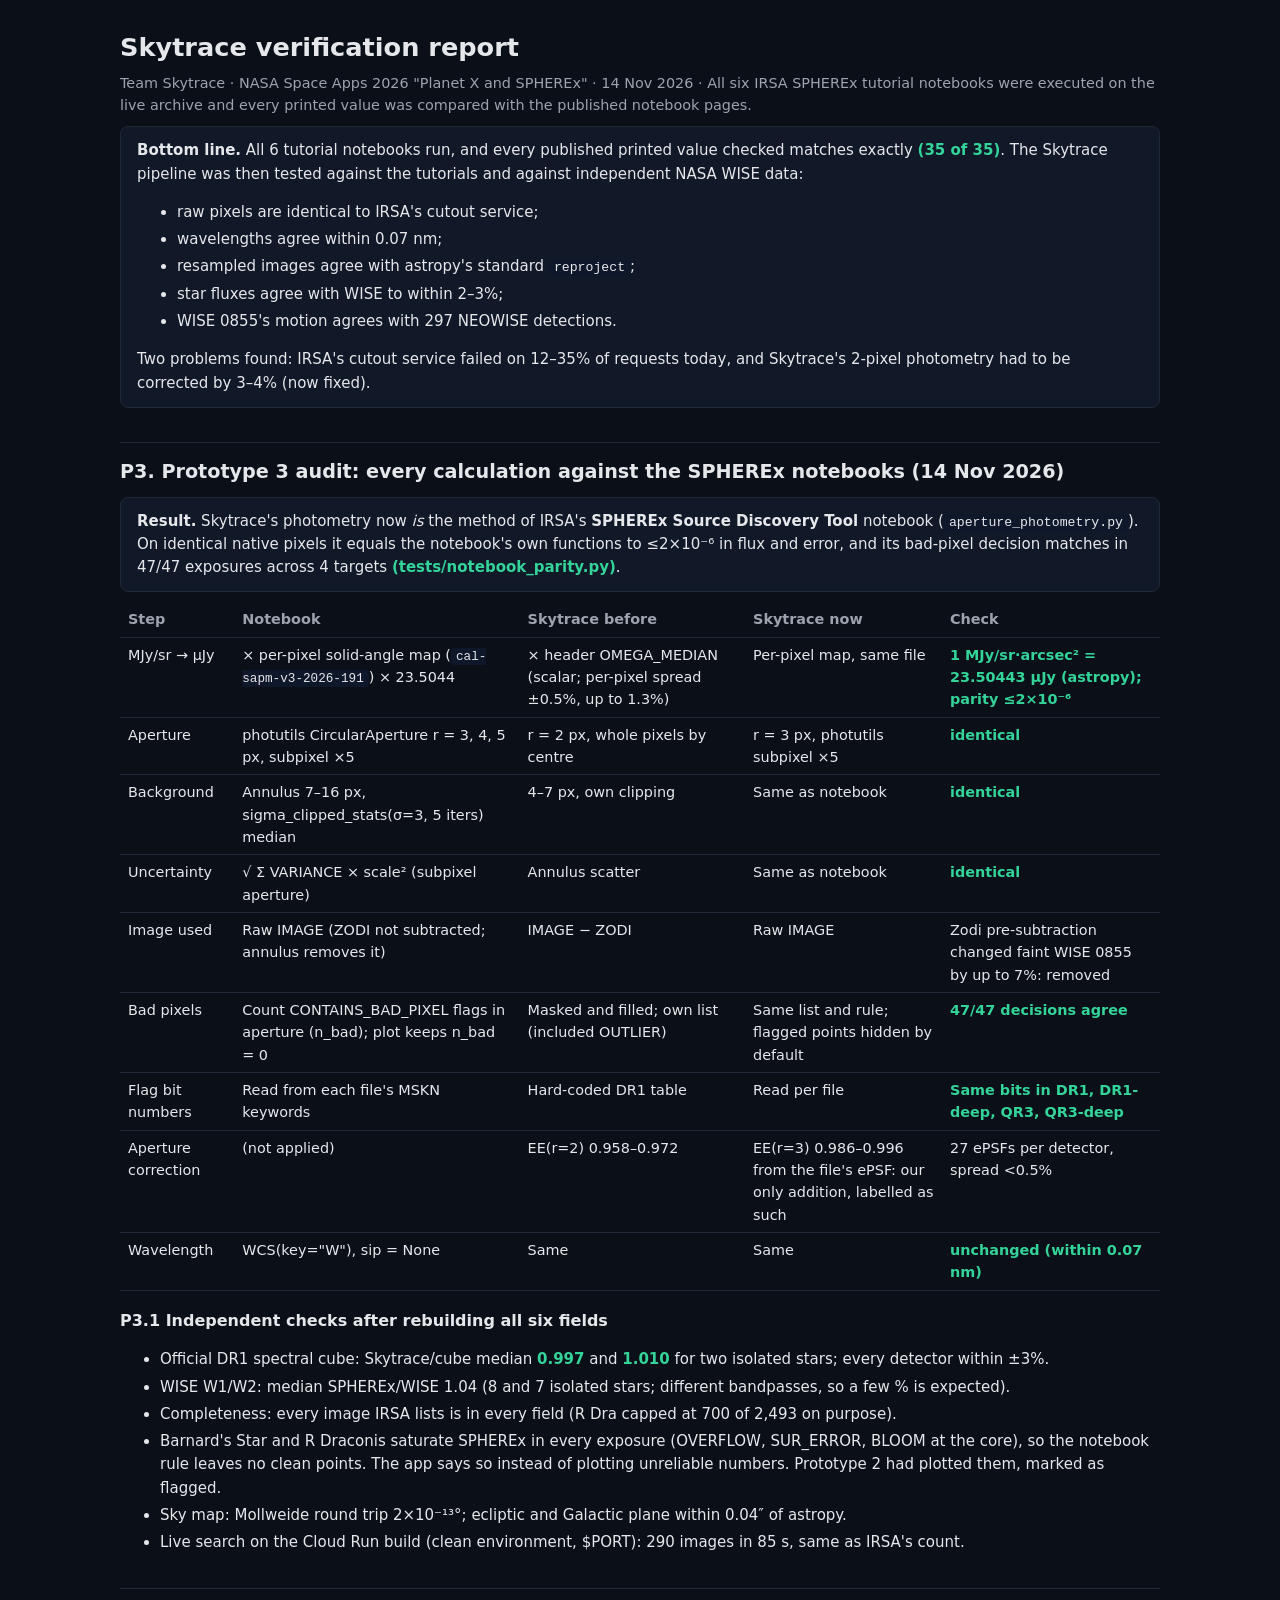
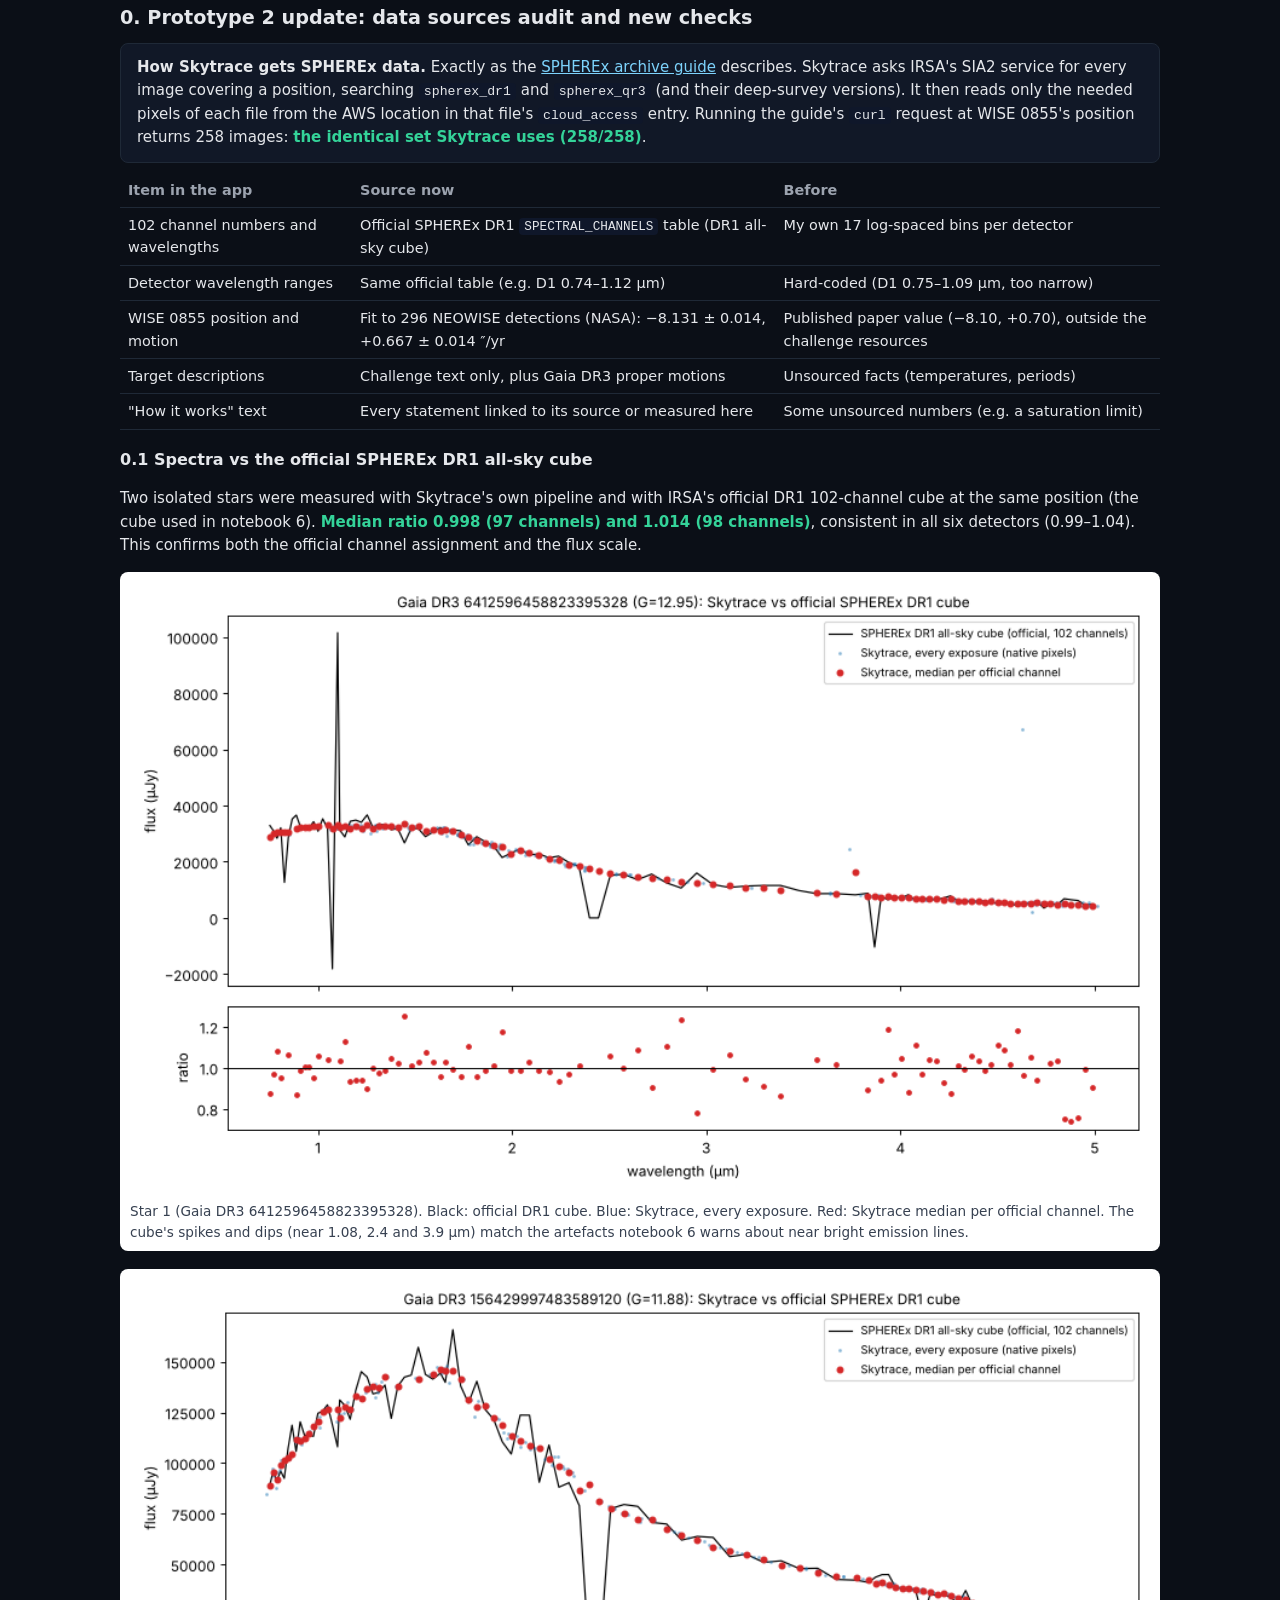
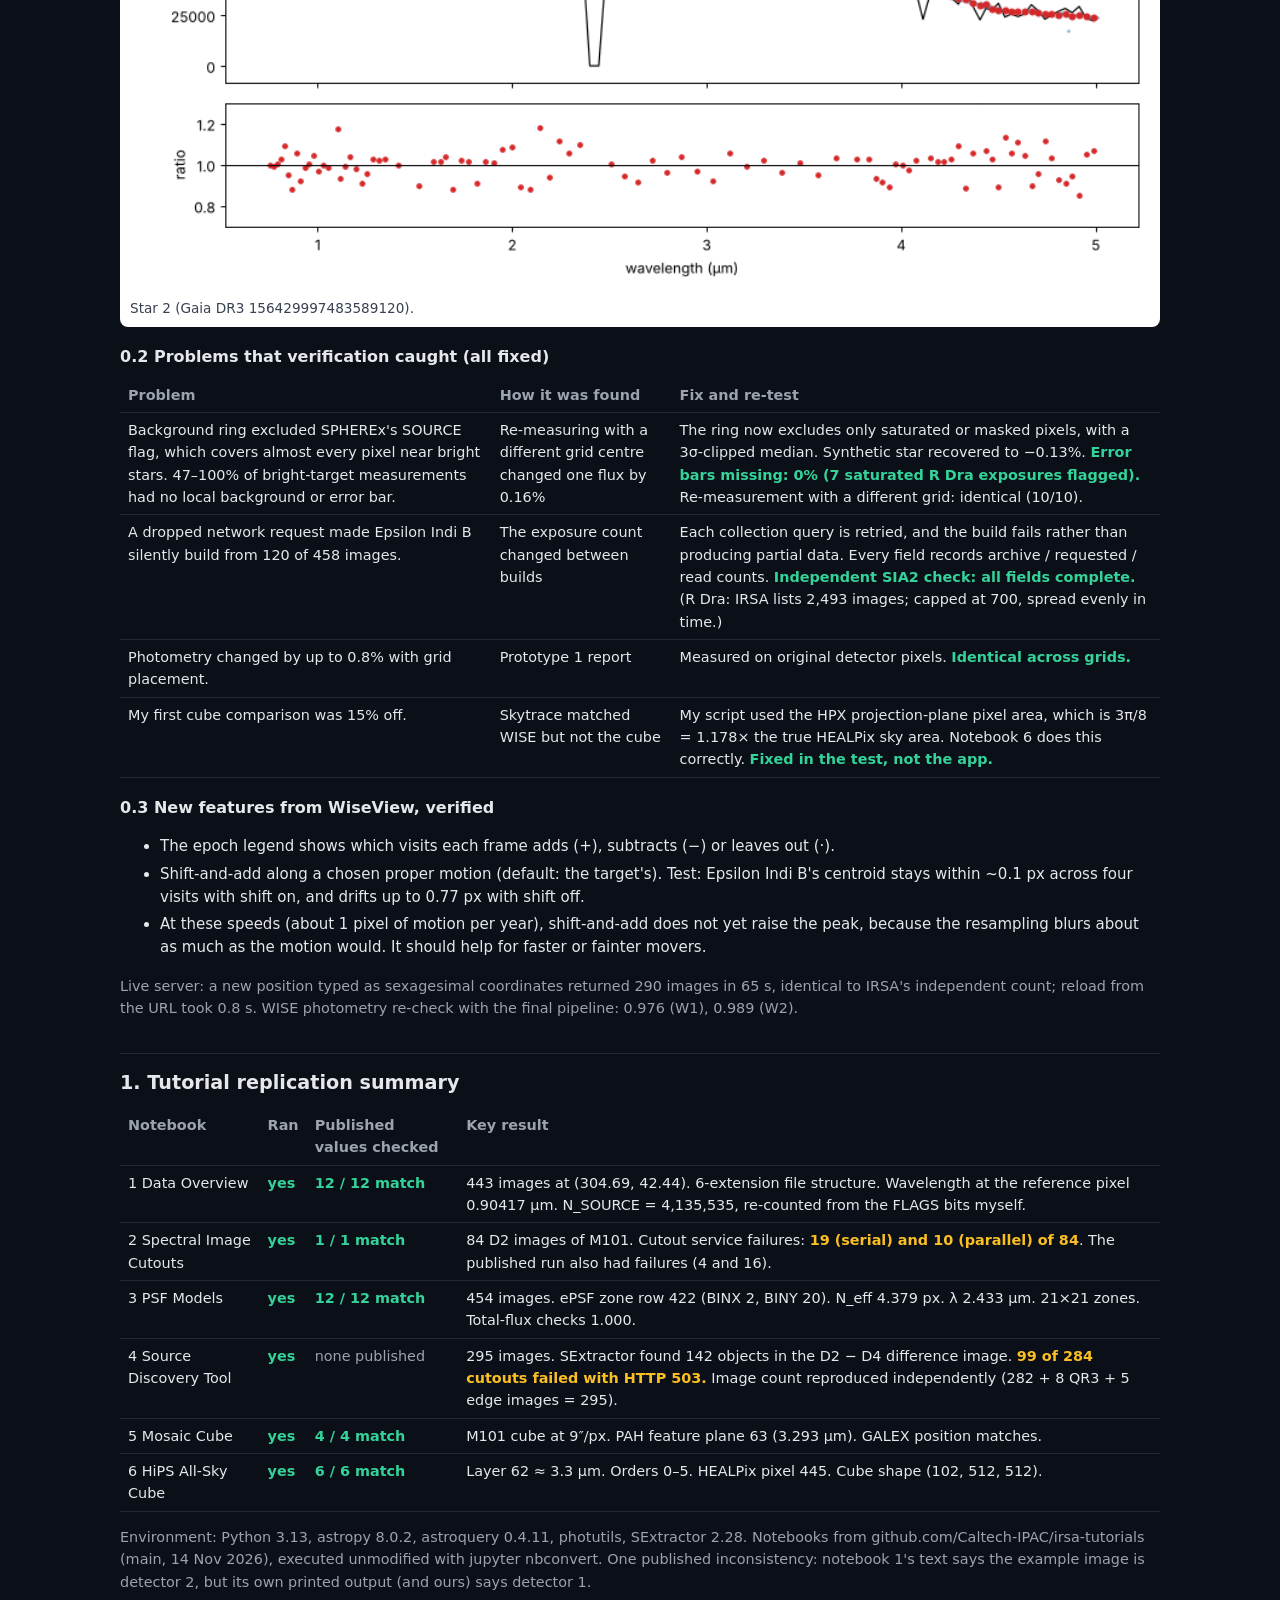
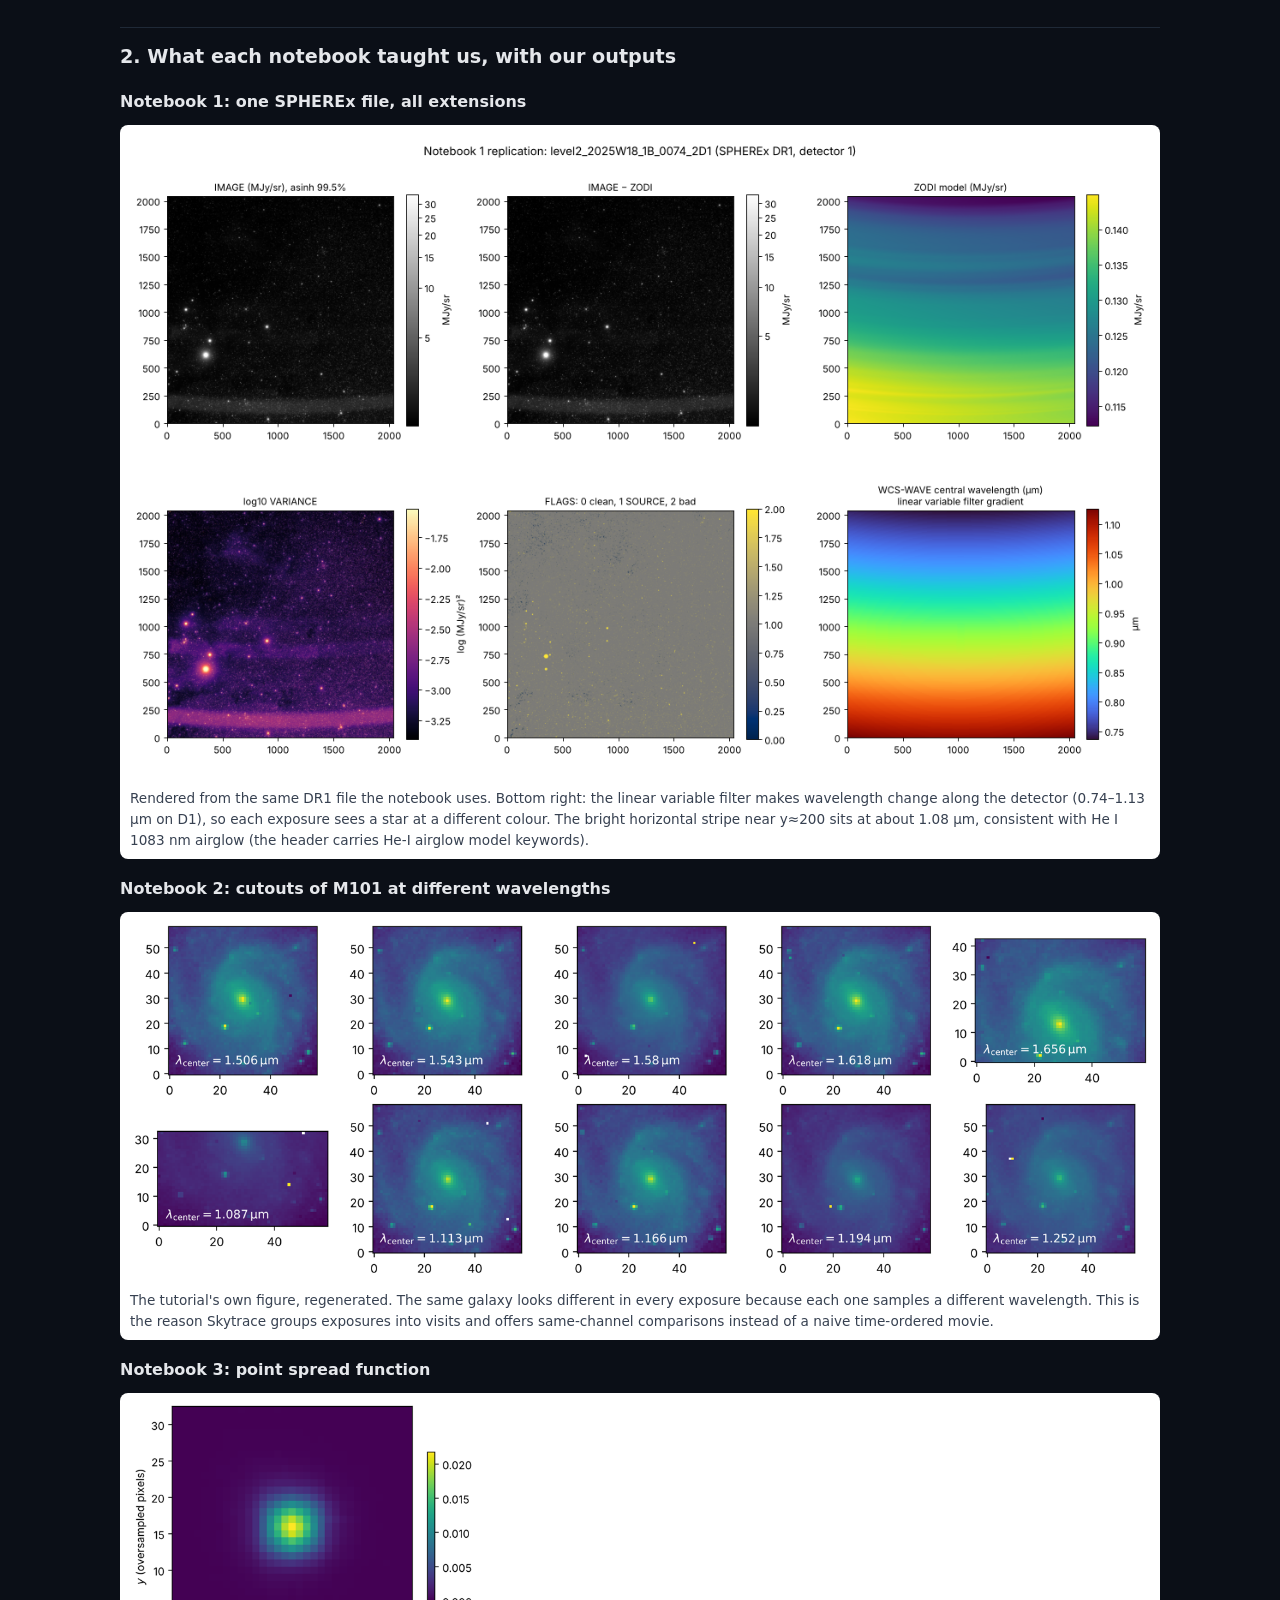
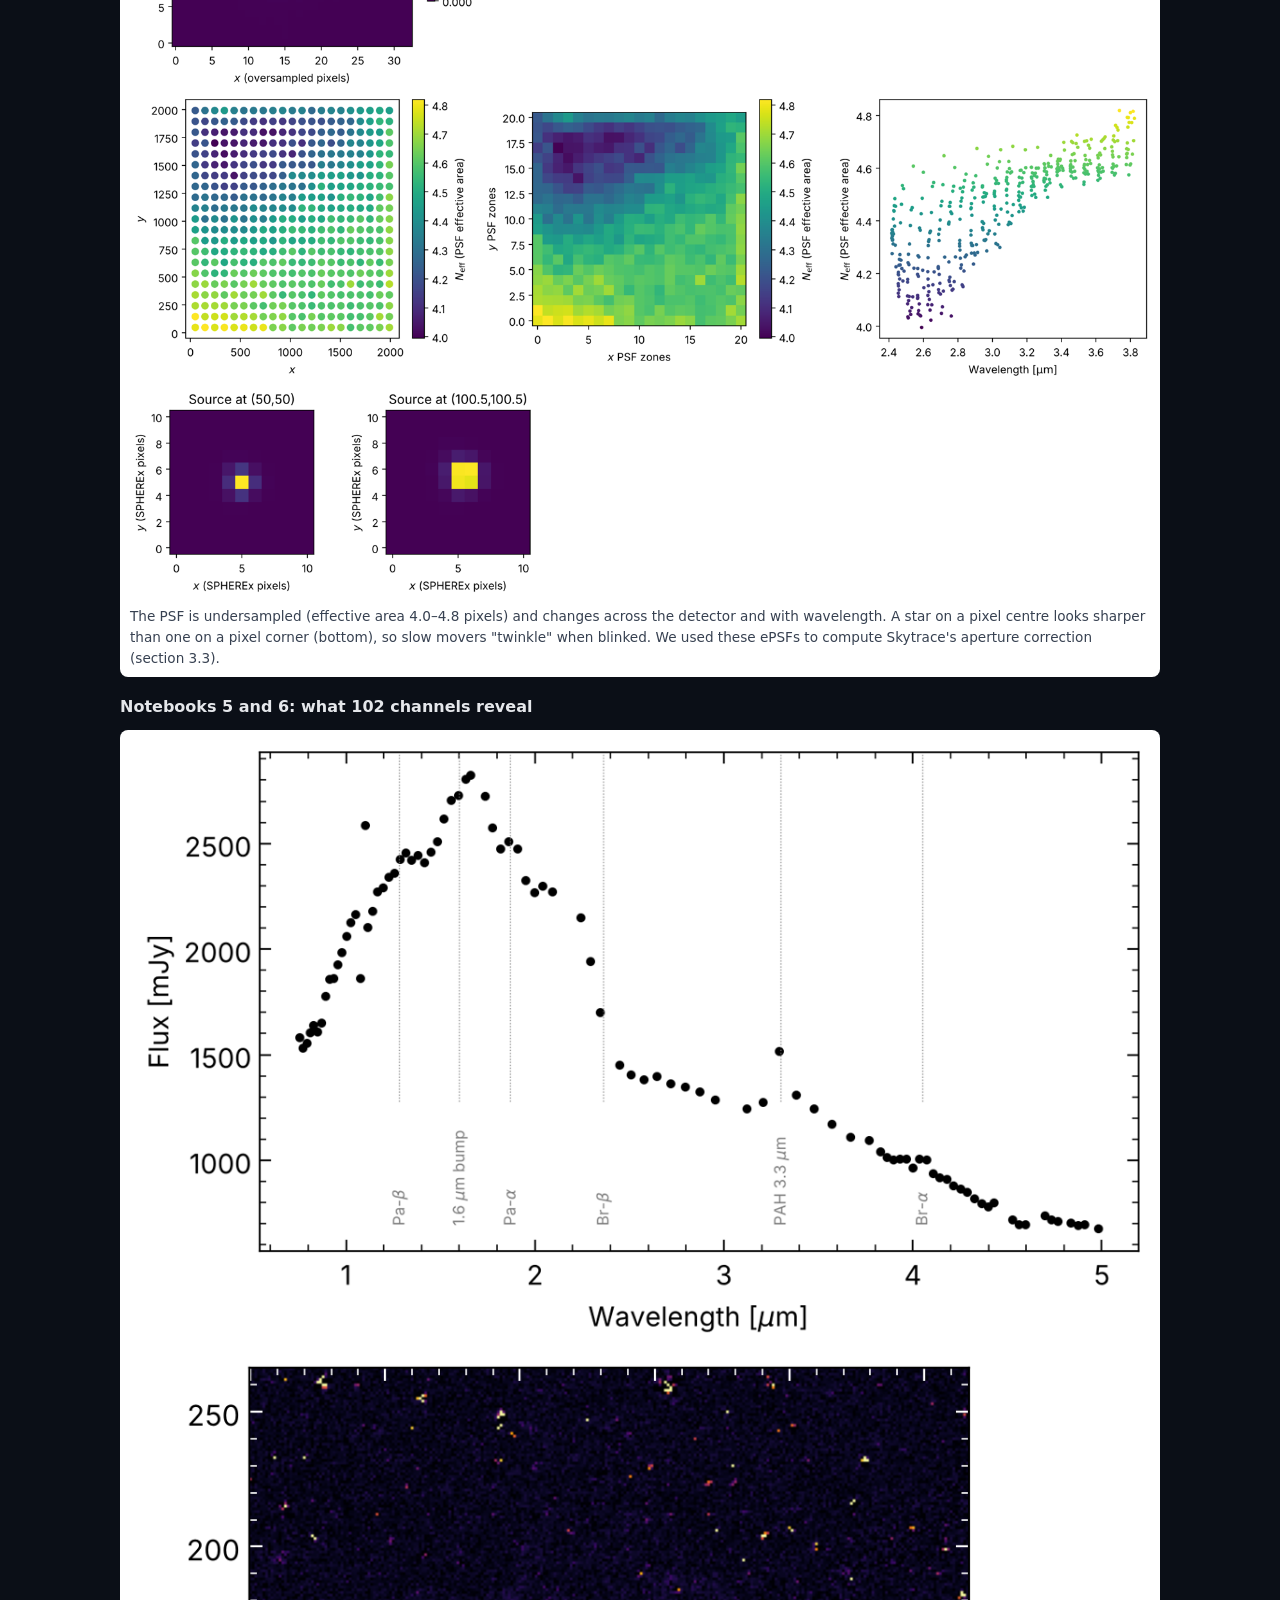
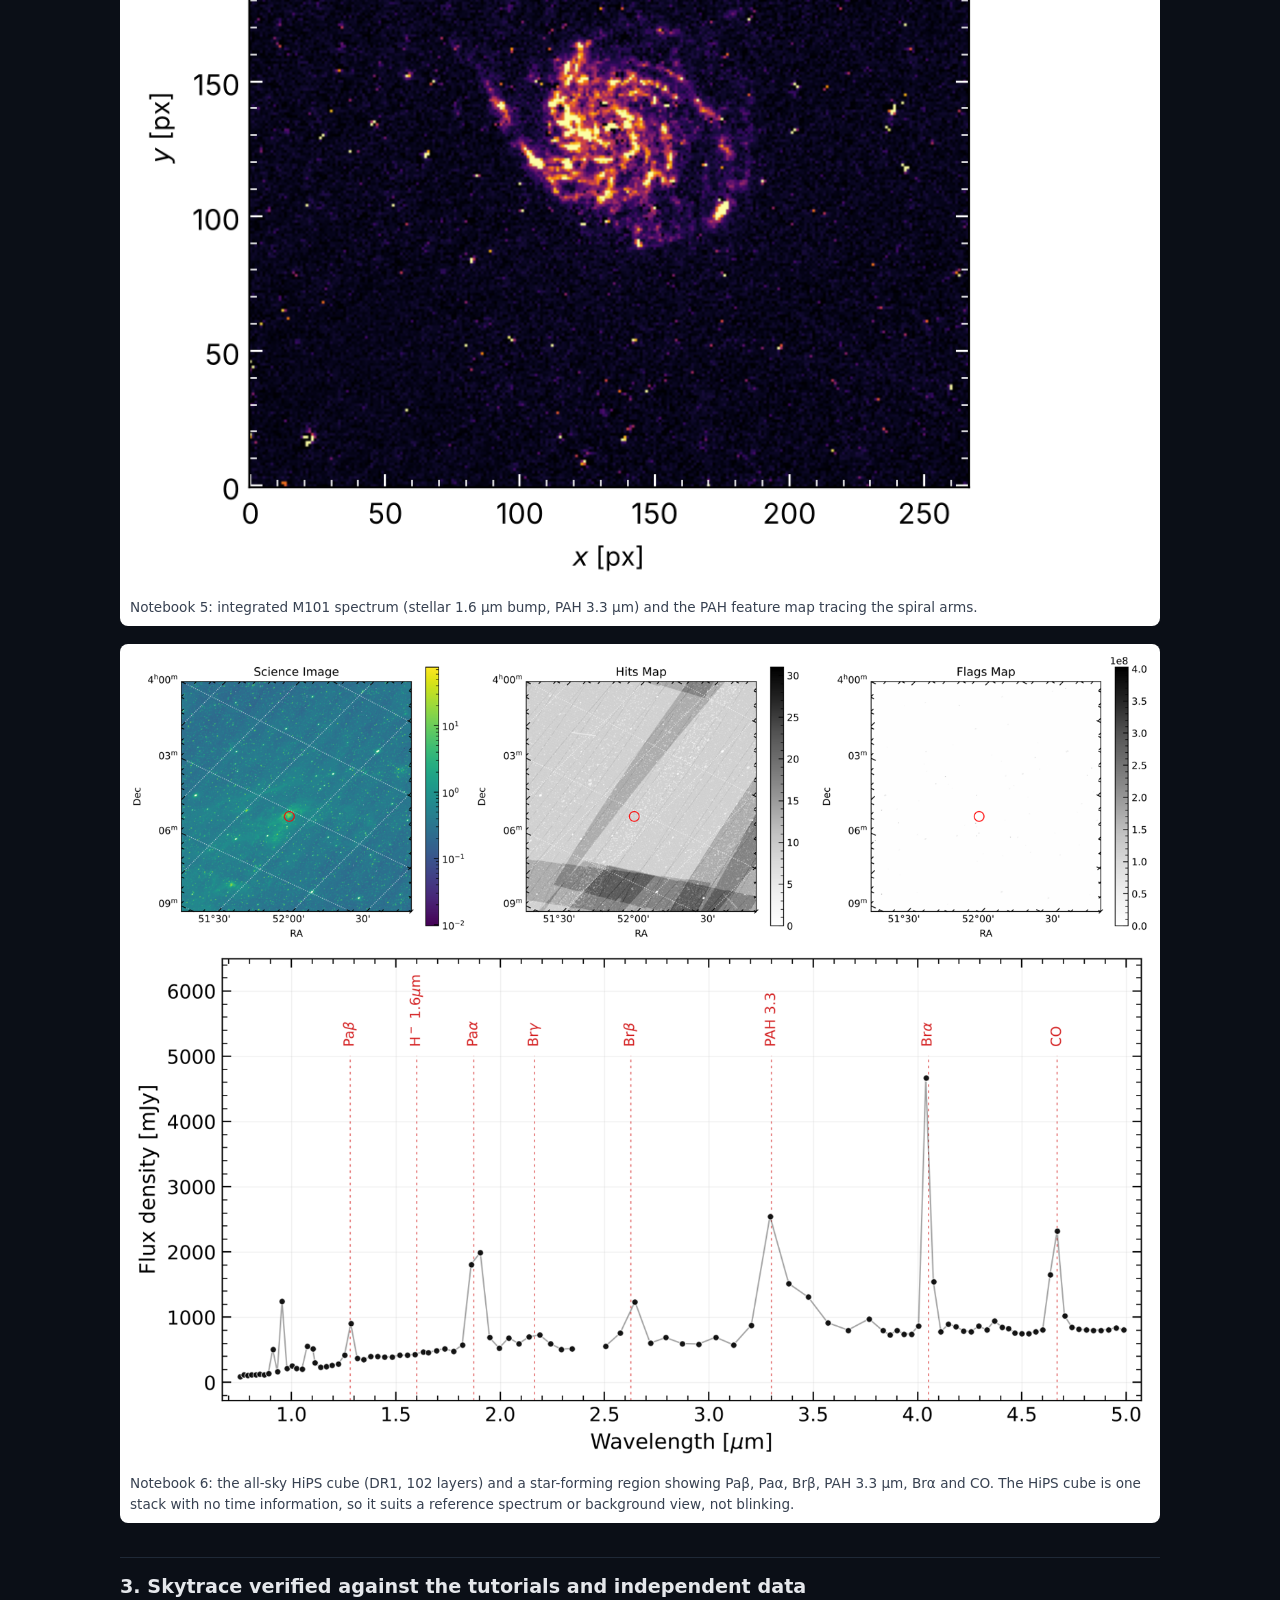
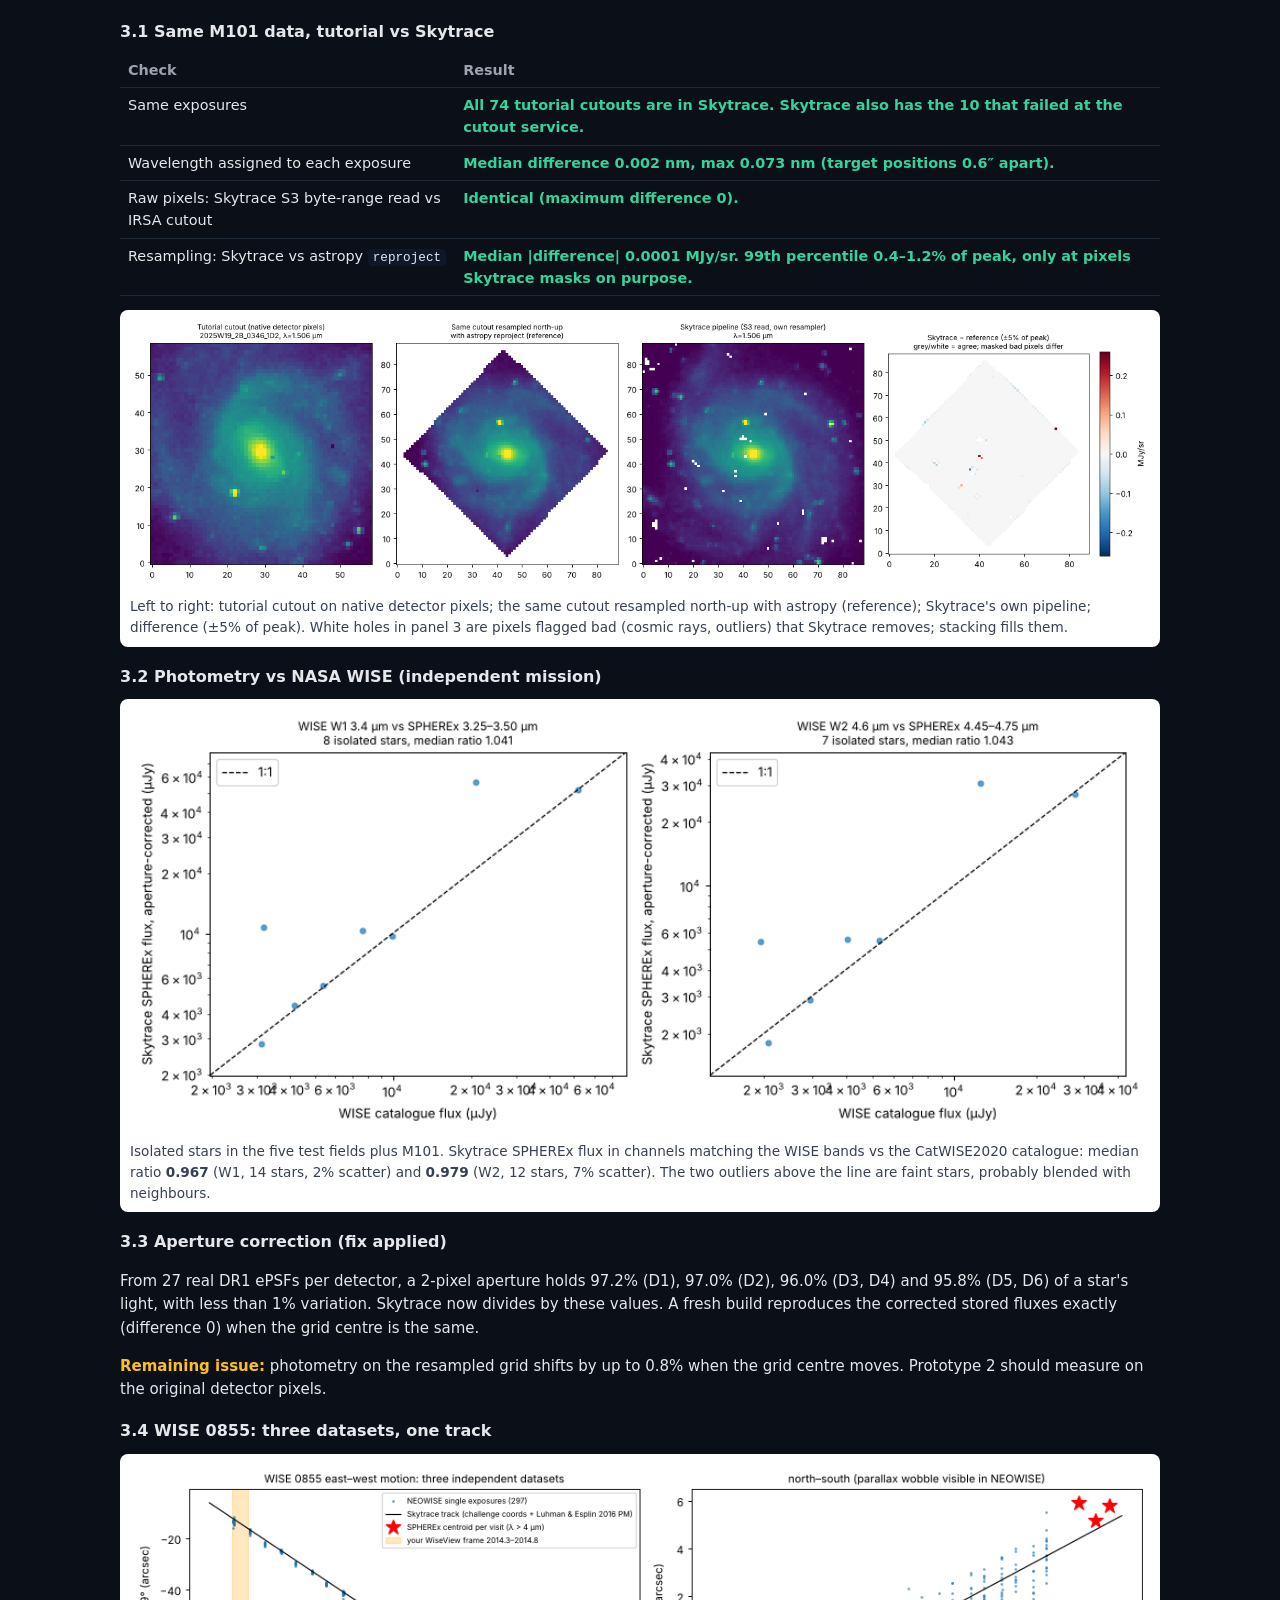
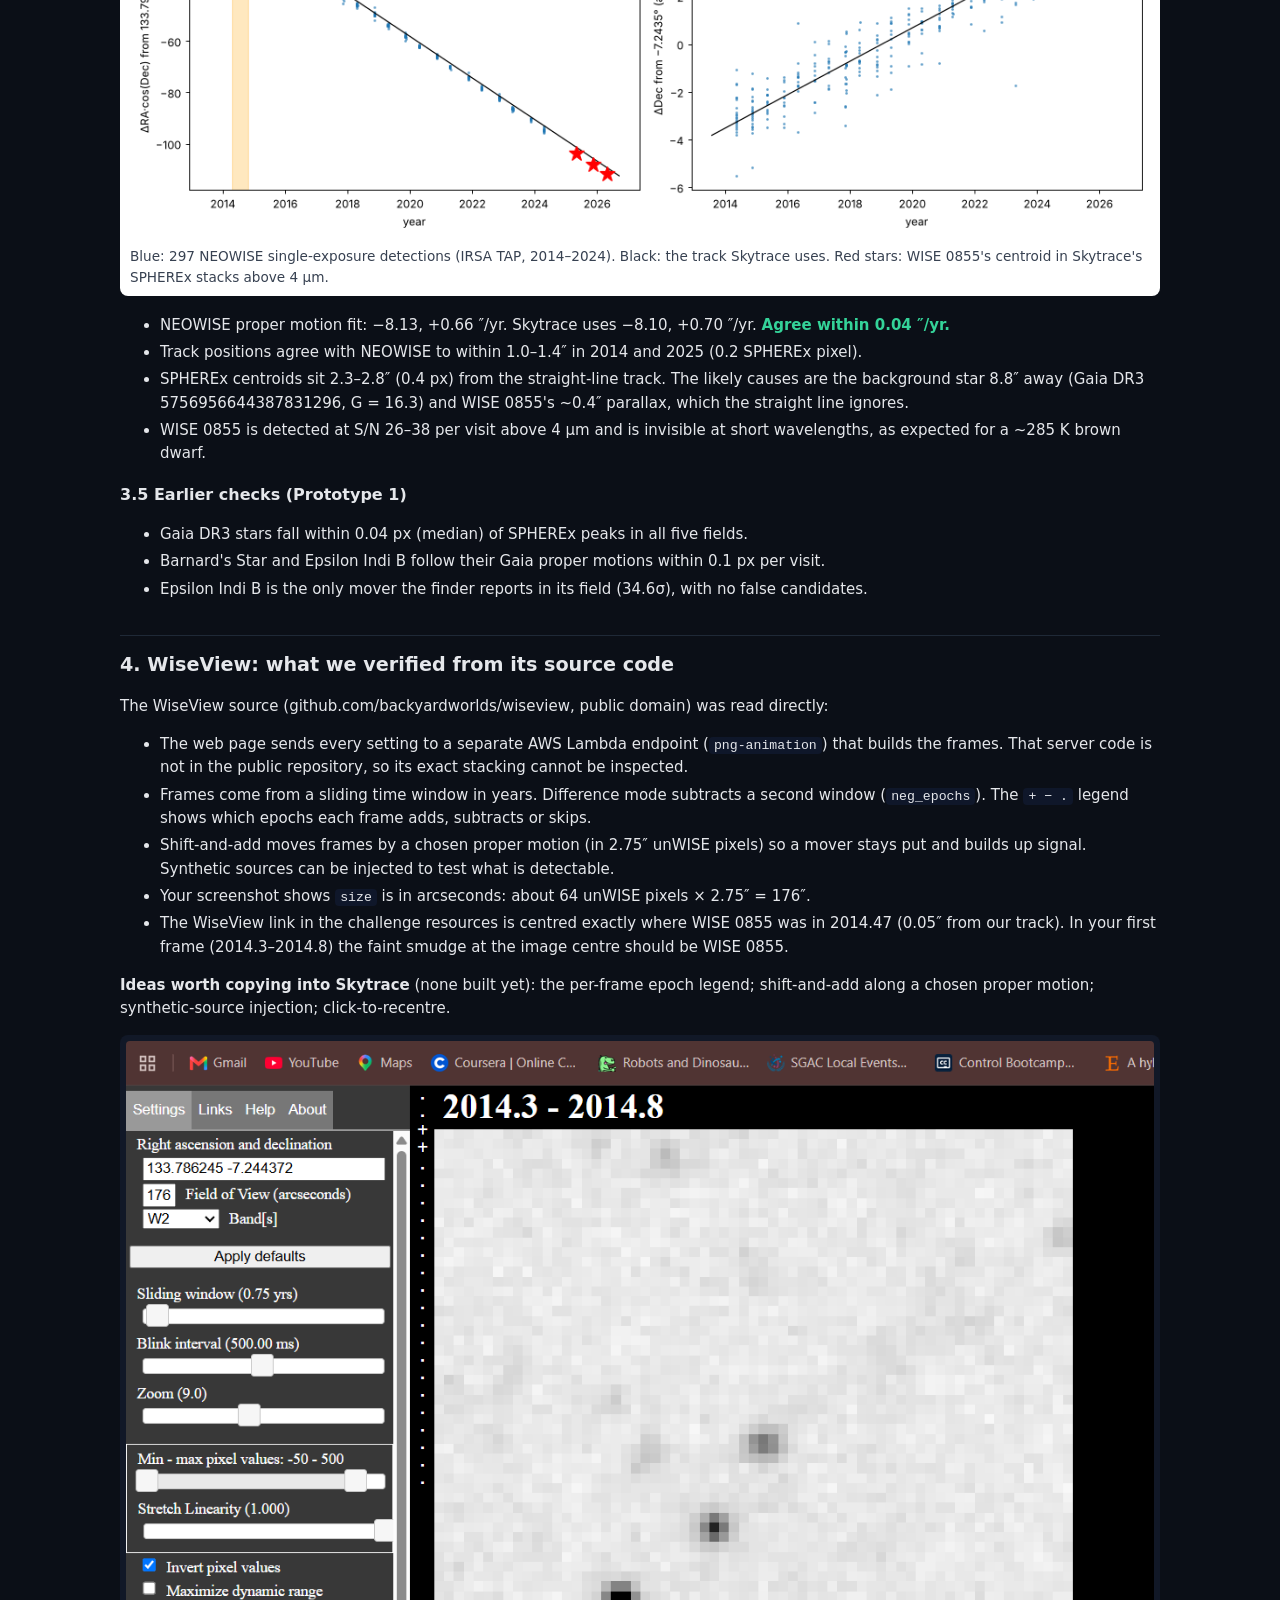
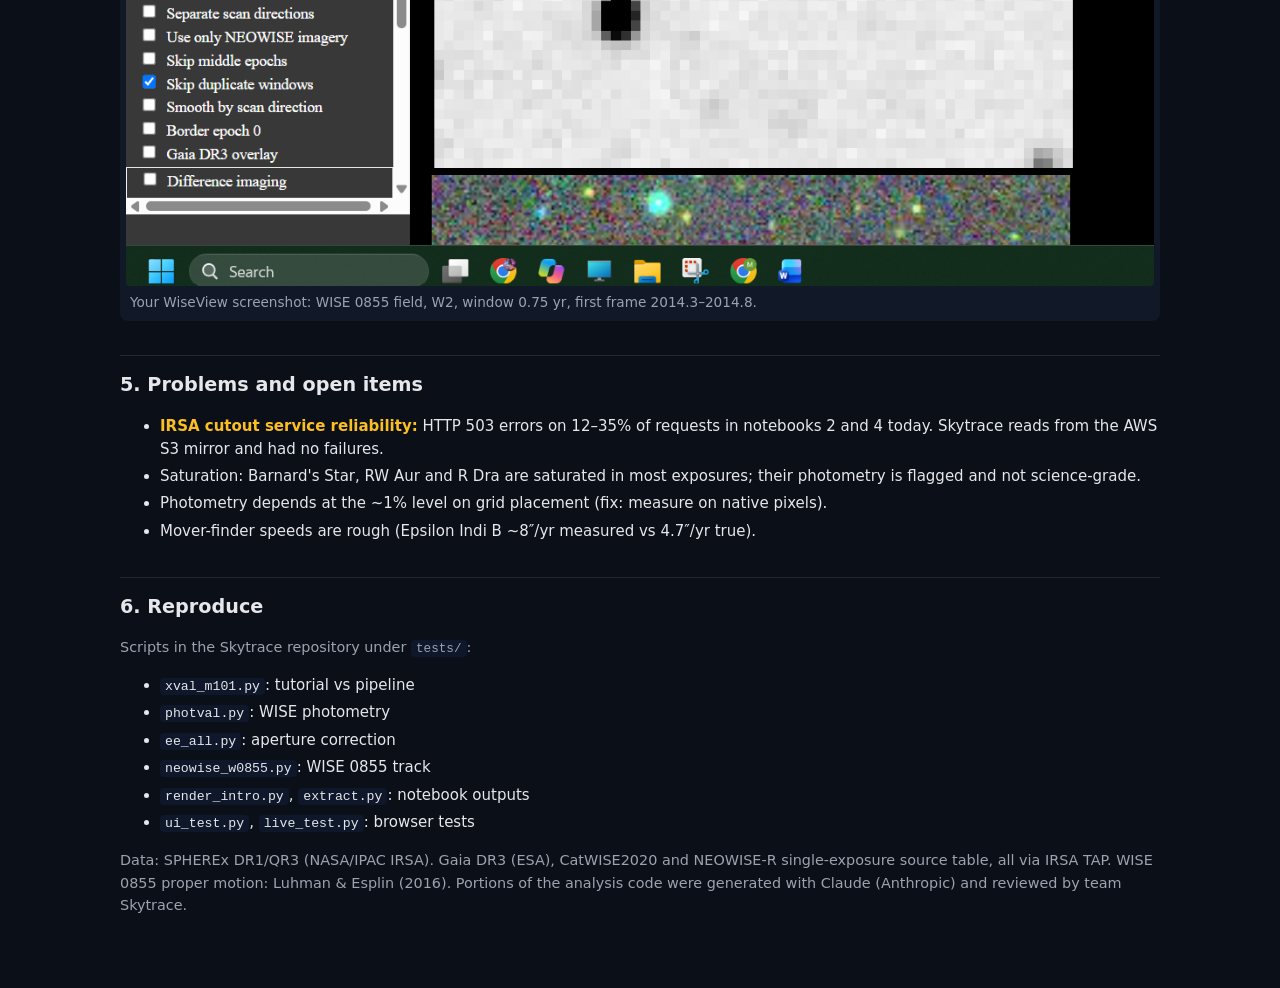
<file: report/index.html>
<!DOCTYPE html>
<html lang="en">
<head>
<meta charset="utf-8">
<meta name="viewport" content="width=device-width, initial-scale=1">
<title>Skytrace verification report (Prototype 2)</title>
<style>
  :root { --bg:#0b0f17; --card:#111827; --line:#1f2937; --text:#e5e7eb; --muted:#9ca3af; --ok:#34d399; --warn:#fbbf24; --bad:#f87171; --link:#7dd3fc; }
  * { box-sizing: border-box; }
  body { margin:0; background:var(--bg); color:var(--text); font:15px/1.55 system-ui,-apple-system,Segoe UI,Roboto,sans-serif; }
  main { max-width: 1080px; margin: 0 auto; padding: 28px 20px 60px; }
  h1 { font-size: 1.6rem; margin: 0 0 4px; } h2 { font-size: 1.2rem; margin: 34px 0 10px; padding-top: 14px; border-top: 1px solid var(--line); }
  h3 { font-size: 1rem; margin: 18px 0 6px; } p, li { color: var(--text); } .muted { color: var(--muted); font-size: .9rem; }
  a { color: var(--link); } code { background:#0f172a; padding:1px 5px; border-radius:4px; font-size:.88em; }
  table { width:100%; border-collapse: collapse; margin: 8px 0 14px; font-size: .9rem; }
  th, td { text-align:left; padding: 6px 8px; border-bottom: 1px solid var(--line); vertical-align: top; } th { color: var(--muted); font-weight: 600; }
  .ok { color: var(--ok); font-weight: 600; } .warn { color: var(--warn); font-weight: 600; } .bad { color: var(--bad); font-weight: 600; }
  figure { margin: 10px 0 18px; background: #fff; border-radius: 8px; padding: 6px; } figure img { width:100%; display:block; border-radius: 4px; }
  figure.dark { background: var(--card); } figcaption { color:#374151; font-size:.85rem; padding: 6px 4px 2px; } figure.dark figcaption { color: var(--muted); }
  .box { background: var(--card); border: 1px solid var(--line); border-radius: 8px; padding: 12px 16px; margin: 10px 0; }
  .tag { font-size:.75rem; padding: 0 6px; border-radius: 4px; background:#1e293b; color:#cbd5e1; margin-left:4px; }
  ol li, ul li { margin-bottom: 4px; }
</style>
</head>
<body>
<main>
<h1>Skytrace verification report</h1>
<div class="muted">Team Skytrace · NASA Space Apps 2026 "Planet X and SPHEREx" · 14 Nov 2026 · All six IRSA SPHEREx tutorial notebooks were executed on the live archive and every printed value was compared with the published notebook pages.</div>

<div class="box">
<b>Bottom line.</b> All 6 tutorial notebooks run, and every published printed value checked matches exactly <span class="ok">(35 of 35)</span>. The Skytrace pipeline was then tested against the tutorials and against independent NASA WISE data:
<ul>
<li>raw pixels are identical to IRSA's cutout service;</li>
<li>wavelengths agree within 0.07 nm;</li>
<li>resampled images agree with astropy's standard <code>reproject</code>;</li>
<li>star fluxes agree with WISE to within 2–3%;</li>
<li>WISE 0855's motion agrees with 297 NEOWISE detections.</li>
</ul>
Two problems found: IRSA's cutout service failed on 12–35% of requests today, and Skytrace's 2-pixel photometry had to be corrected by 3–4% (now fixed).</div>

<h2>P3. Prototype 3 audit: every calculation against the SPHEREx notebooks (14 Nov 2026)</h2>
<div class="box"><b>Result.</b> Skytrace's photometry now <i>is</i> the method of IRSA's <b>SPHEREx Source Discovery Tool</b> notebook (<code>aperture_photometry.py</code>). On identical native pixels it equals the notebook's own functions to ≤2×10⁻⁶ in flux and error, and its bad-pixel decision matches in 47/47 exposures across 4 targets <span class="ok">(tests/notebook_parity.py)</span>.</div>
<table>
<tr><th>Step</th><th>Notebook</th><th>Skytrace before</th><th>Skytrace now</th><th>Check</th></tr>
<tr><td>MJy/sr → µJy</td><td>× per-pixel solid-angle map (<code>cal-sapm-v3-2026-191</code>) × 23.5044</td><td>× header OMEGA_MEDIAN (scalar; per-pixel spread ±0.5%, up to 1.3%)</td><td>Per-pixel map, same file</td><td class="ok">1 MJy/sr·arcsec² = 23.50443 µJy (astropy); parity ≤2×10⁻⁶</td></tr>
<tr><td>Aperture</td><td>photutils CircularAperture r = 3, 4, 5 px, subpixel ×5</td><td>r = 2 px, whole pixels by centre</td><td>r = 3 px, photutils subpixel ×5</td><td class="ok">identical</td></tr>
<tr><td>Background</td><td>Annulus 7–16 px, sigma_clipped_stats(σ=3, 5 iters) median</td><td>4–7 px, own clipping</td><td>Same as notebook</td><td class="ok">identical</td></tr>
<tr><td>Uncertainty</td><td>√ Σ VARIANCE × scale² (subpixel aperture)</td><td>Annulus scatter</td><td>Same as notebook</td><td class="ok">identical</td></tr>
<tr><td>Image used</td><td>Raw IMAGE (ZODI not subtracted; annulus removes it)</td><td>IMAGE − ZODI</td><td>Raw IMAGE</td><td>Zodi pre-subtraction changed faint WISE 0855 by up to 7%: removed</td></tr>
<tr><td>Bad pixels</td><td>Count CONTAINS_BAD_PIXEL flags in aperture (n_bad); plot keeps n_bad = 0</td><td>Masked and filled; own list (included OUTLIER)</td><td>Same list and rule; flagged points hidden by default</td><td class="ok">47/47 decisions agree</td></tr>
<tr><td>Flag bit numbers</td><td>Read from each file's MSKN keywords</td><td>Hard-coded DR1 table</td><td>Read per file</td><td class="ok">Same bits in DR1, DR1-deep, QR3, QR3-deep</td></tr>
<tr><td>Aperture correction</td><td>(not applied)</td><td>EE(r=2) 0.958–0.972</td><td>EE(r=3) 0.986–0.996 from the file's ePSF: our only addition, labelled as such</td><td>27 ePSFs per detector, spread &lt;0.5%</td></tr>
<tr><td>Wavelength</td><td>WCS(key="W"), sip = None</td><td>Same</td><td>Same</td><td class="ok">unchanged (within 0.07 nm)</td></tr>
</table>
<h3>P3.1 Independent checks after rebuilding all six fields</h3>
<ul>
<li>Official DR1 spectral cube: Skytrace/cube median <span class="ok">0.997</span> and <span class="ok">1.010</span> for two isolated stars; every detector within ±3%.</li>
<li>WISE W1/W2: median SPHEREx/WISE 1.04 (8 and 7 isolated stars; different bandpasses, so a few % is expected).</li>
<li>Completeness: every image IRSA lists is in every field (R Dra capped at 700 of 2,493 on purpose).</li>
<li>Barnard's Star and R Draconis saturate SPHEREx in every exposure (OVERFLOW, SUR_ERROR, BLOOM at the core), so the notebook rule leaves no clean points. The app says so instead of plotting unreliable numbers. Prototype 2 had plotted them, marked as flagged.</li>
<li>Sky map: Mollweide round trip 2×10⁻¹³°; ecliptic and Galactic plane within 0.04″ of astropy.</li>
<li>Live search on the Cloud Run build (clean environment, $PORT): 290 images in 85 s, same as IRSA's count.</li>
</ul>

<h2>0. Prototype 2 update: data sources audit and new checks</h2>
<div class="box"><b>How Skytrace gets SPHEREx data.</b> Exactly as the <a href="https://caltech-ipac.github.io/spherex-archive-documentation/spherex-data-access/">SPHEREx archive guide</a> describes. Skytrace asks IRSA's SIA2 service for every image covering a position, searching <code>spherex_dr1</code> and <code>spherex_qr3</code> (and their deep-survey versions). It then reads only the needed pixels of each file from the AWS location in that file's <code>cloud_access</code> entry. Running the guide's <code>curl</code> request at WISE 0855's position returns 258 images: <span class="ok">the identical set Skytrace uses (258/258)</span>.</div>
<table>
<tr><th>Item in the app</th><th>Source now</th><th>Before</th></tr>
<tr><td>102 channel numbers and wavelengths</td><td>Official SPHEREx DR1 <code>SPECTRAL_CHANNELS</code> table (DR1 all-sky cube)</td><td>My own 17 log-spaced bins per detector</td></tr>
<tr><td>Detector wavelength ranges</td><td>Same official table (e.g. D1 0.74–1.12 µm)</td><td>Hard-coded (D1 0.75–1.09 µm, too narrow)</td></tr>
<tr><td>WISE 0855 position and motion</td><td>Fit to 296 NEOWISE detections (NASA): −8.131 ± 0.014, +0.667 ± 0.014 ″/yr</td><td>Published paper value (−8.10, +0.70), outside the challenge resources</td></tr>
<tr><td>Target descriptions</td><td>Challenge text only, plus Gaia DR3 proper motions</td><td>Unsourced facts (temperatures, periods)</td></tr>
<tr><td>"How it works" text</td><td>Every statement linked to its source or measured here</td><td>Some unsourced numbers (e.g. a saturation limit)</td></tr>
</table>

<h3>0.1 Spectra vs the official SPHEREx DR1 all-sky cube</h3>
<p>Two isolated stars were measured with Skytrace's own pipeline and with IRSA's official DR1 102-channel cube at the same position (the cube used in notebook 6). <span class="ok">Median ratio 0.998 (97 channels) and 1.014 (98 channels)</span>, consistent in all six detectors (0.99–1.04). This confirms both the official channel assignment and the flux scale.</p>
<figure><img src="figs/cube_check_0.png" alt="Skytrace vs DR1 cube spectrum"><figcaption>Star 1 (Gaia DR3 6412596458823395328). Black: official DR1 cube. Blue: Skytrace, every exposure. Red: Skytrace median per official channel. The cube's spikes and dips (near 1.08, 2.4 and 3.9 µm) match the artefacts notebook 6 warns about near bright emission lines.</figcaption></figure>
<figure><img src="figs/cube_check_1.png" alt="Second star"><figcaption>Star 2 (Gaia DR3 156429997483589120).</figcaption></figure>

<h3>0.2 Problems that verification caught (all fixed)</h3>
<table>
<tr><th>Problem</th><th>How it was found</th><th>Fix and re-test</th></tr>
<tr><td>Background ring excluded SPHEREx's SOURCE flag, which covers almost every pixel near bright stars. 47–100% of bright-target measurements had no local background or error bar.</td><td>Re-measuring with a different grid centre changed one flux by 0.16%</td><td>The ring now excludes only saturated or masked pixels, with a 3σ-clipped median. Synthetic star recovered to −0.13%. <span class="ok">Error bars missing: 0% (7 saturated R Dra exposures flagged).</span> Re-measurement with a different grid: identical (10/10).</td></tr>
<tr><td>A dropped network request made Epsilon Indi B silently build from 120 of 458 images.</td><td>The exposure count changed between builds</td><td>Each collection query is retried, and the build fails rather than producing partial data. Every field records archive / requested / read counts. <span class="ok">Independent SIA2 check: all fields complete.</span> (R Dra: IRSA lists 2,493 images; capped at 700, spread evenly in time.)</td></tr>
<tr><td>Photometry changed by up to 0.8% with grid placement.</td><td>Prototype 1 report</td><td>Measured on original detector pixels. <span class="ok">Identical across grids.</span></td></tr>
<tr><td>My first cube comparison was 15% off.</td><td>Skytrace matched WISE but not the cube</td><td>My script used the HPX projection-plane pixel area, which is 3π/8 = 1.178× the true HEALPix sky area. Notebook 6 does this correctly. <span class="ok">Fixed in the test, not the app.</span></td></tr>
</table>

<h3>0.3 New features from WiseView, verified</h3>
<ul>
<li>The epoch legend shows which visits each frame adds (+), subtracts (−) or leaves out (·).</li>
<li>Shift-and-add along a chosen proper motion (default: the target's). Test: Epsilon Indi B's centroid stays within ~0.1 px across four visits with shift on, and drifts up to 0.77 px with shift off.</li>
<li>At these speeds (about 1 pixel of motion per year), shift-and-add does not yet raise the peak, because the resampling blurs about as much as the motion would. It should help for faster or fainter movers.</li>
</ul>
<p class="muted">Live server: a new position typed as sexagesimal coordinates returned 290 images in 65 s, identical to IRSA's independent count; reload from the URL took 0.8 s. WISE photometry re-check with the final pipeline: 0.976 (W1), 0.989 (W2).</p>

<h2>1. Tutorial replication summary</h2>
<table>
<tr><th>Notebook</th><th>Ran</th><th>Published values checked</th><th>Key result</th></tr>
<tr><td>1 Data Overview</td><td class="ok">yes</td><td class="ok">12 / 12 match</td><td>443 images at (304.69, 42.44). 6-extension file structure. Wavelength at the reference pixel 0.90417 µm. N_SOURCE = 4,135,535, re-counted from the FLAGS bits myself.</td></tr>
<tr><td>2 Spectral Image Cutouts</td><td class="ok">yes</td><td class="ok">1 / 1 match</td><td>84 D2 images of M101. Cutout service failures: <span class="warn">19 (serial) and 10 (parallel) of 84</span>. The published run also had failures (4 and 16).</td></tr>
<tr><td>3 PSF Models</td><td class="ok">yes</td><td class="ok">12 / 12 match</td><td>454 images. ePSF zone row 422 (BINX 2, BINY 20). N_eff 4.379 px. λ 2.433 µm. 21×21 zones. Total-flux checks 1.000.</td></tr>
<tr><td>4 Source Discovery Tool</td><td class="ok">yes</td><td class="muted">none published</td><td>295 images. SExtractor found 142 objects in the D2 − D4 difference image. <span class="warn">99 of 284 cutouts failed with HTTP 503.</span> Image count reproduced independently (282 + 8 QR3 + 5 edge images = 295).</td></tr>
<tr><td>5 Mosaic Cube</td><td class="ok">yes</td><td class="ok">4 / 4 match</td><td>M101 cube at 9″/px. PAH feature plane 63 (3.293 µm). GALEX position matches.</td></tr>
<tr><td>6 HiPS All-Sky Cube</td><td class="ok">yes</td><td class="ok">6 / 6 match</td><td>Layer 62 ≈ 3.3 µm. Orders 0–5. HEALPix pixel 445. Cube shape (102, 512, 512).</td></tr>
</table>
<p class="muted">Environment: Python 3.13, astropy 8.0.2, astroquery 0.4.11, photutils, SExtractor 2.28. Notebooks from github.com/Caltech-IPAC/irsa-tutorials (main, 14 Nov 2026), executed unmodified with jupyter nbconvert. One published inconsistency: notebook 1's text says the example image is detector 2, but its own printed output (and ours) says detector 1.</p>

<h2>2. What each notebook taught us, with our outputs</h2>
<h3>Notebook 1: one SPHEREx file, all extensions</h3>
<figure><img src="figs/nb1_extensions.png" alt="Six panels: image, image minus zodi, zodi model, variance, flags, wavelength map"><figcaption>Rendered from the same DR1 file the notebook uses. Bottom right: the linear variable filter makes wavelength change along the detector (0.74–1.13 µm on D1), so each exposure sees a star at a different colour. The bright horizontal stripe near y≈200 sits at about 1.08 µm, consistent with He I 1083 nm airglow (the header carries He-I airglow model keywords).</figcaption></figure>
<h3>Notebook 2: cutouts of M101 at different wavelengths</h3>
<figure><img src="figs/nb2_m101_cutouts.png" alt="Ten M101 cutouts"><figcaption>The tutorial's own figure, regenerated. The same galaxy looks different in every exposure because each one samples a different wavelength. This is the reason Skytrace groups exposures into visits and offers same-channel comparisons instead of a naive time-ordered movie.</figcaption></figure>
<h3>Notebook 3: point spread function</h3>
<figure><img src="figs/nb3_psf.png" alt="ePSF image, N_eff maps and drop-in tests"><figcaption>The PSF is undersampled (effective area 4.0–4.8 pixels) and changes across the detector and with wavelength. A star on a pixel centre looks sharper than one on a pixel corner (bottom), so slow movers "twinkle" when blinked. We used these ePSFs to compute Skytrace's aperture correction (section 3.3).</figcaption></figure>
<h3>Notebooks 5 and 6: what 102 channels reveal</h3>
<figure><img src="figs/nb5_mosaic.png" alt="M101 spectrum and PAH map"><figcaption>Notebook 5: integrated M101 spectrum (stellar 1.6 µm bump, PAH 3.3 µm) and the PAH feature map tracing the spiral arms.</figcaption></figure>
<figure><img src="figs/nb6_hips.png" alt="HiPS cube tile and emission-line spectrum"><figcaption>Notebook 6: the all-sky HiPS cube (DR1, 102 layers) and a star-forming region showing Paβ, Paα, Brβ, PAH 3.3 µm, Brα and CO. The HiPS cube is one stack with no time information, so it suits a reference spectrum or background view, not blinking.</figcaption></figure>

<h2>3. Skytrace verified against the tutorials and independent data</h2>
<h3>3.1 Same M101 data, tutorial vs Skytrace</h3>
<table>
<tr><th>Check</th><th>Result</th></tr>
<tr><td>Same exposures</td><td class="ok">All 74 tutorial cutouts are in Skytrace. Skytrace also has the 10 that failed at the cutout service.</td></tr>
<tr><td>Wavelength assigned to each exposure</td><td class="ok">Median difference 0.002 nm, max 0.073 nm (target positions 0.6″ apart).</td></tr>
<tr><td>Raw pixels: Skytrace S3 byte-range read vs IRSA cutout</td><td class="ok">Identical (maximum difference 0).</td></tr>
<tr><td>Resampling: Skytrace vs astropy <code>reproject</code></td><td class="ok">Median |difference| 0.0001 MJy/sr. 99th percentile 0.4–1.2% of peak, only at pixels Skytrace masks on purpose.</td></tr>
</table>
<figure><img src="figs/xval_m101.png" alt="Native cutout, astropy reproject, Skytrace, difference"><figcaption>Left to right: tutorial cutout on native detector pixels; the same cutout resampled north-up with astropy (reference); Skytrace's own pipeline; difference (±5% of peak). White holes in panel 3 are pixels flagged bad (cosmic rays, outliers) that Skytrace removes; stacking fills them.</figcaption></figure>

<h3>3.2 Photometry vs NASA WISE (independent mission)</h3>
<figure><img src="figs/photval_wise.png" alt="SPHEREx vs WISE flux"><figcaption>Isolated stars in the five test fields plus M101. Skytrace SPHEREx flux in channels matching the WISE bands vs the CatWISE2020 catalogue: median ratio <b>0.967</b> (W1, 14 stars, 2% scatter) and <b>0.979</b> (W2, 12 stars, 7% scatter). The two outliers above the line are faint stars, probably blended with neighbours.</figcaption></figure>

<h3>3.3 Aperture correction (fix applied)</h3>
<p>From 27 real DR1 ePSFs per detector, a 2-pixel aperture holds 97.2% (D1), 97.0% (D2), 96.0% (D3, D4) and 95.8% (D5, D6) of a star's light, with less than 1% variation. Skytrace now divides by these values. A fresh build reproduces the corrected stored fluxes exactly (difference 0) when the grid centre is the same.</p>
<p><span class="warn">Remaining issue:</span> photometry on the resampled grid shifts by up to 0.8% when the grid centre moves. Prototype 2 should measure on the original detector pixels.</p>

<h3>3.4 WISE 0855: three datasets, one track</h3>
<figure><img src="figs/w0855_track.png" alt="WISE 0855 position vs time"><figcaption>Blue: 297 NEOWISE single-exposure detections (IRSA TAP, 2014–2024). Black: the track Skytrace uses. Red stars: WISE 0855's centroid in Skytrace's SPHEREx stacks above 4 µm.</figcaption></figure>
<ul>
<li>NEOWISE proper motion fit: −8.13, +0.66 ″/yr. Skytrace uses −8.10, +0.70 ″/yr. <span class="ok">Agree within 0.04 ″/yr.</span></li>
<li>Track positions agree with NEOWISE to within 1.0–1.4″ in 2014 and 2025 (0.2 SPHEREx pixel).</li>
<li>SPHEREx centroids sit 2.3–2.8″ (0.4 px) from the straight-line track. The likely causes are the background star 8.8″ away (Gaia DR3 5756956644387831296, G = 16.3) and WISE 0855's ~0.4″ parallax, which the straight line ignores.</li>
<li>WISE 0855 is detected at S/N 26–38 per visit above 4 µm and is invisible at short wavelengths, as expected for a ~285 K brown dwarf.</li>
</ul>

<h3>3.5 Earlier checks (Prototype 1)</h3>
<ul>
<li>Gaia DR3 stars fall within 0.04 px (median) of SPHEREx peaks in all five fields.</li>
<li>Barnard's Star and Epsilon Indi B follow their Gaia proper motions within 0.1 px per visit.</li>
<li>Epsilon Indi B is the only mover the finder reports in its field (34.6σ), with no false candidates.</li>
</ul>

<h2>4. WiseView: what we verified from its source code</h2>
<p>The WiseView source (github.com/backyardworlds/wiseview, public domain) was read directly:</p>
<ul>
<li>The web page sends every setting to a separate AWS Lambda endpoint (<code>png-animation</code>) that builds the frames. That server code is not in the public repository, so its exact stacking cannot be inspected.</li>
<li>Frames come from a sliding time window in years. Difference mode subtracts a second window (<code>neg_epochs</code>). The <code>+ − .</code> legend shows which epochs each frame adds, subtracts or skips.</li>
<li>Shift-and-add moves frames by a chosen proper motion (in 2.75″ unWISE pixels) so a mover stays put and builds up signal. Synthetic sources can be injected to test what is detectable.</li>
<li>Your screenshot shows <code>size</code> is in arcseconds: about 64 unWISE pixels × 2.75″ = 176″.</li>
<li>The WiseView link in the challenge resources is centred exactly where WISE 0855 was in 2014.47 (0.05″ from our track). In your first frame (2014.3–2014.8) the faint smudge at the image centre should be WISE 0855.</li>
</ul>
<p><b>Ideas worth copying into Skytrace</b> (none built yet): the per-frame epoch legend; shift-and-add along a chosen proper motion; synthetic-source injection; click-to-recentre.</p>
<figure class="dark"><img src="figs/wiseview_screenshot.png" alt="WiseView screenshot"><figcaption>Your WiseView screenshot: WISE 0855 field, W2, window 0.75 yr, first frame 2014.3–2014.8.</figcaption></figure>

<h2>5. Problems and open items</h2>
<ul>
<li><span class="warn">IRSA cutout service reliability:</span> HTTP 503 errors on 12–35% of requests in notebooks 2 and 4 today. Skytrace reads from the AWS S3 mirror and had no failures.</li>
<li>Saturation: Barnard's Star, RW Aur and R Dra are saturated in most exposures; their photometry is flagged and not science-grade.</li>
<li>Photometry depends at the ~1% level on grid placement (fix: measure on native pixels).</li>
<li>Mover-finder speeds are rough (Epsilon Indi B ~8″/yr measured vs 4.7″/yr true).</li>
</ul>

<h2>6. Reproduce</h2>
<p class="muted">Scripts in the Skytrace repository under <code>tests/</code>:</p>
<ul>
<li><code>xval_m101.py</code>: tutorial vs pipeline</li>
<li><code>photval.py</code>: WISE photometry</li>
<li><code>ee_all.py</code>: aperture correction</li>
<li><code>neowise_w0855.py</code>: WISE 0855 track</li>
<li><code>render_intro.py</code>, <code>extract.py</code>: notebook outputs</li>
<li><code>ui_test.py</code>, <code>live_test.py</code>: browser tests</li>
</ul>
<p class="muted">Data: SPHEREx DR1/QR3 (NASA/IPAC IRSA). Gaia DR3 (ESA), CatWISE2020 and NEOWISE-R single-exposure source table, all via IRSA TAP. WISE 0855 proper motion: Luhman &amp; Esplin (2016). Portions of the analysis code were generated with Claude (Anthropic) and reviewed by team Skytrace.</p>
</main>
</body>
</html>
</file>
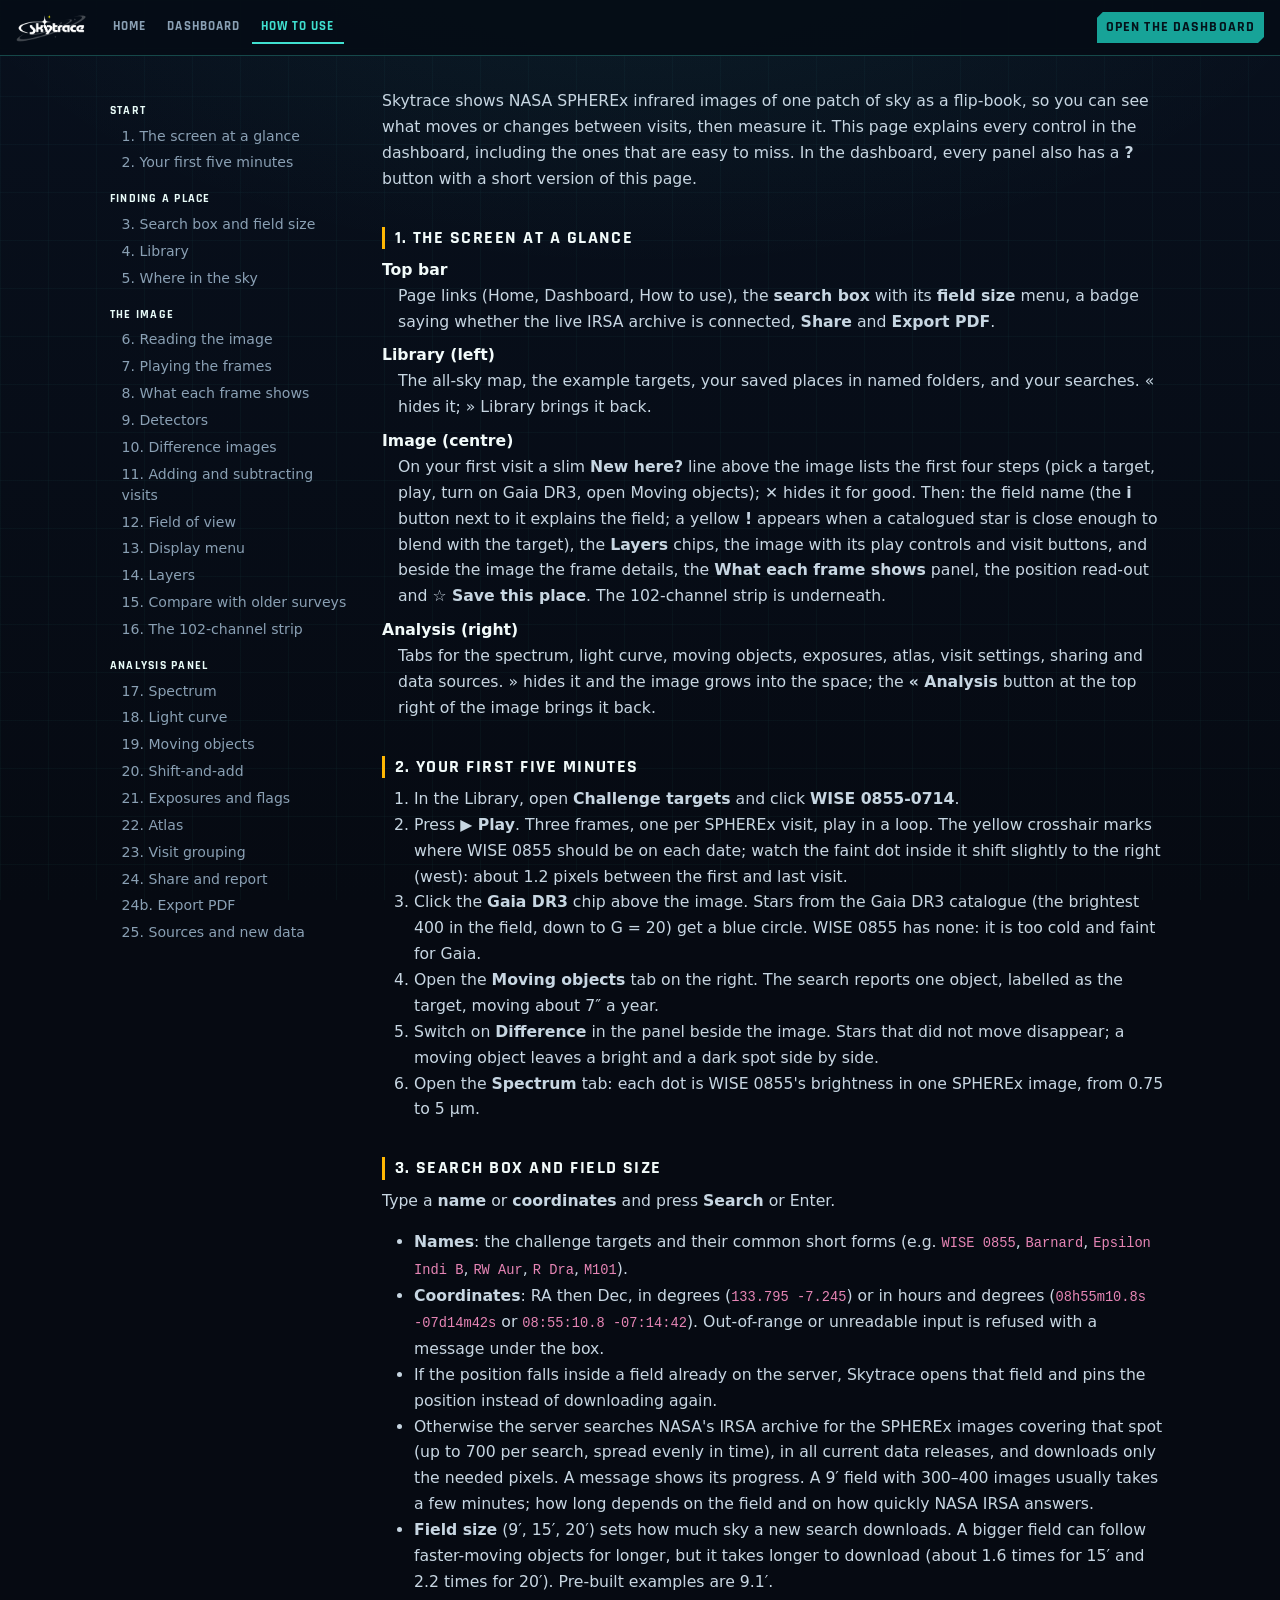
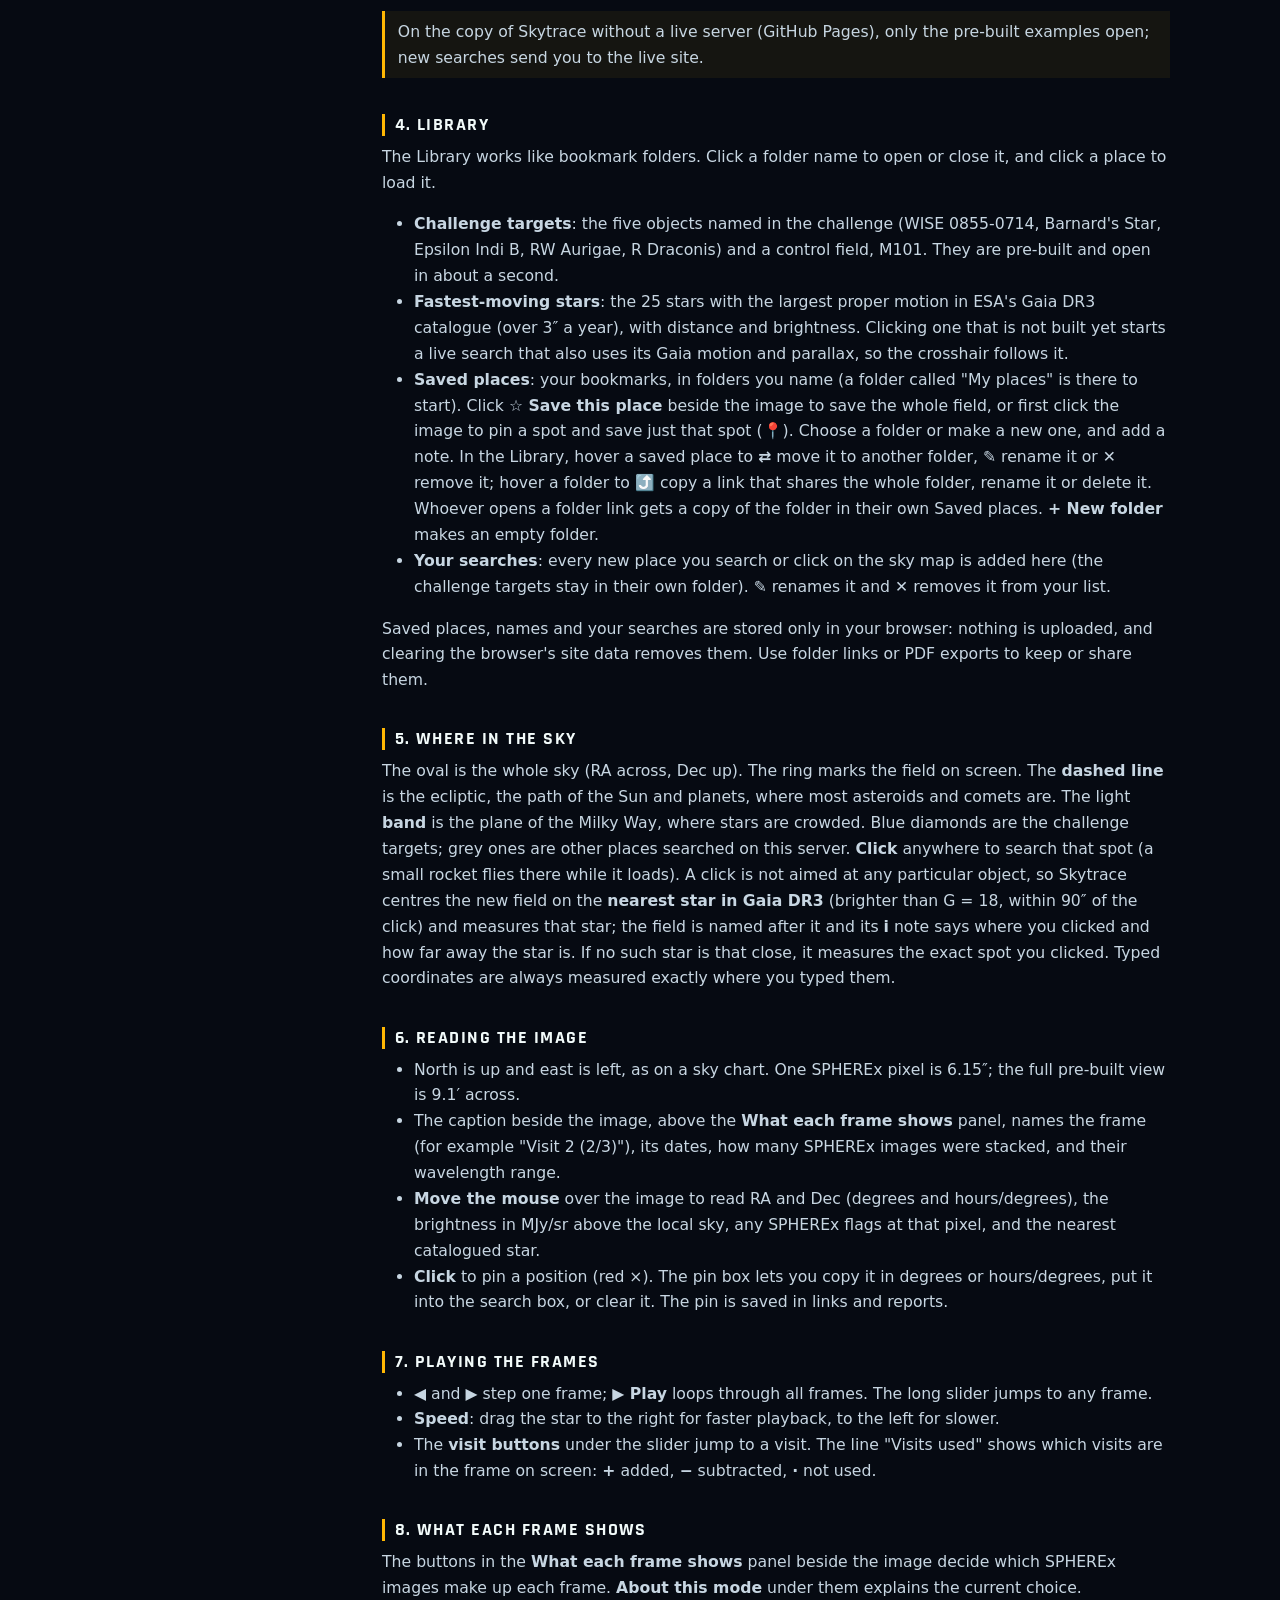
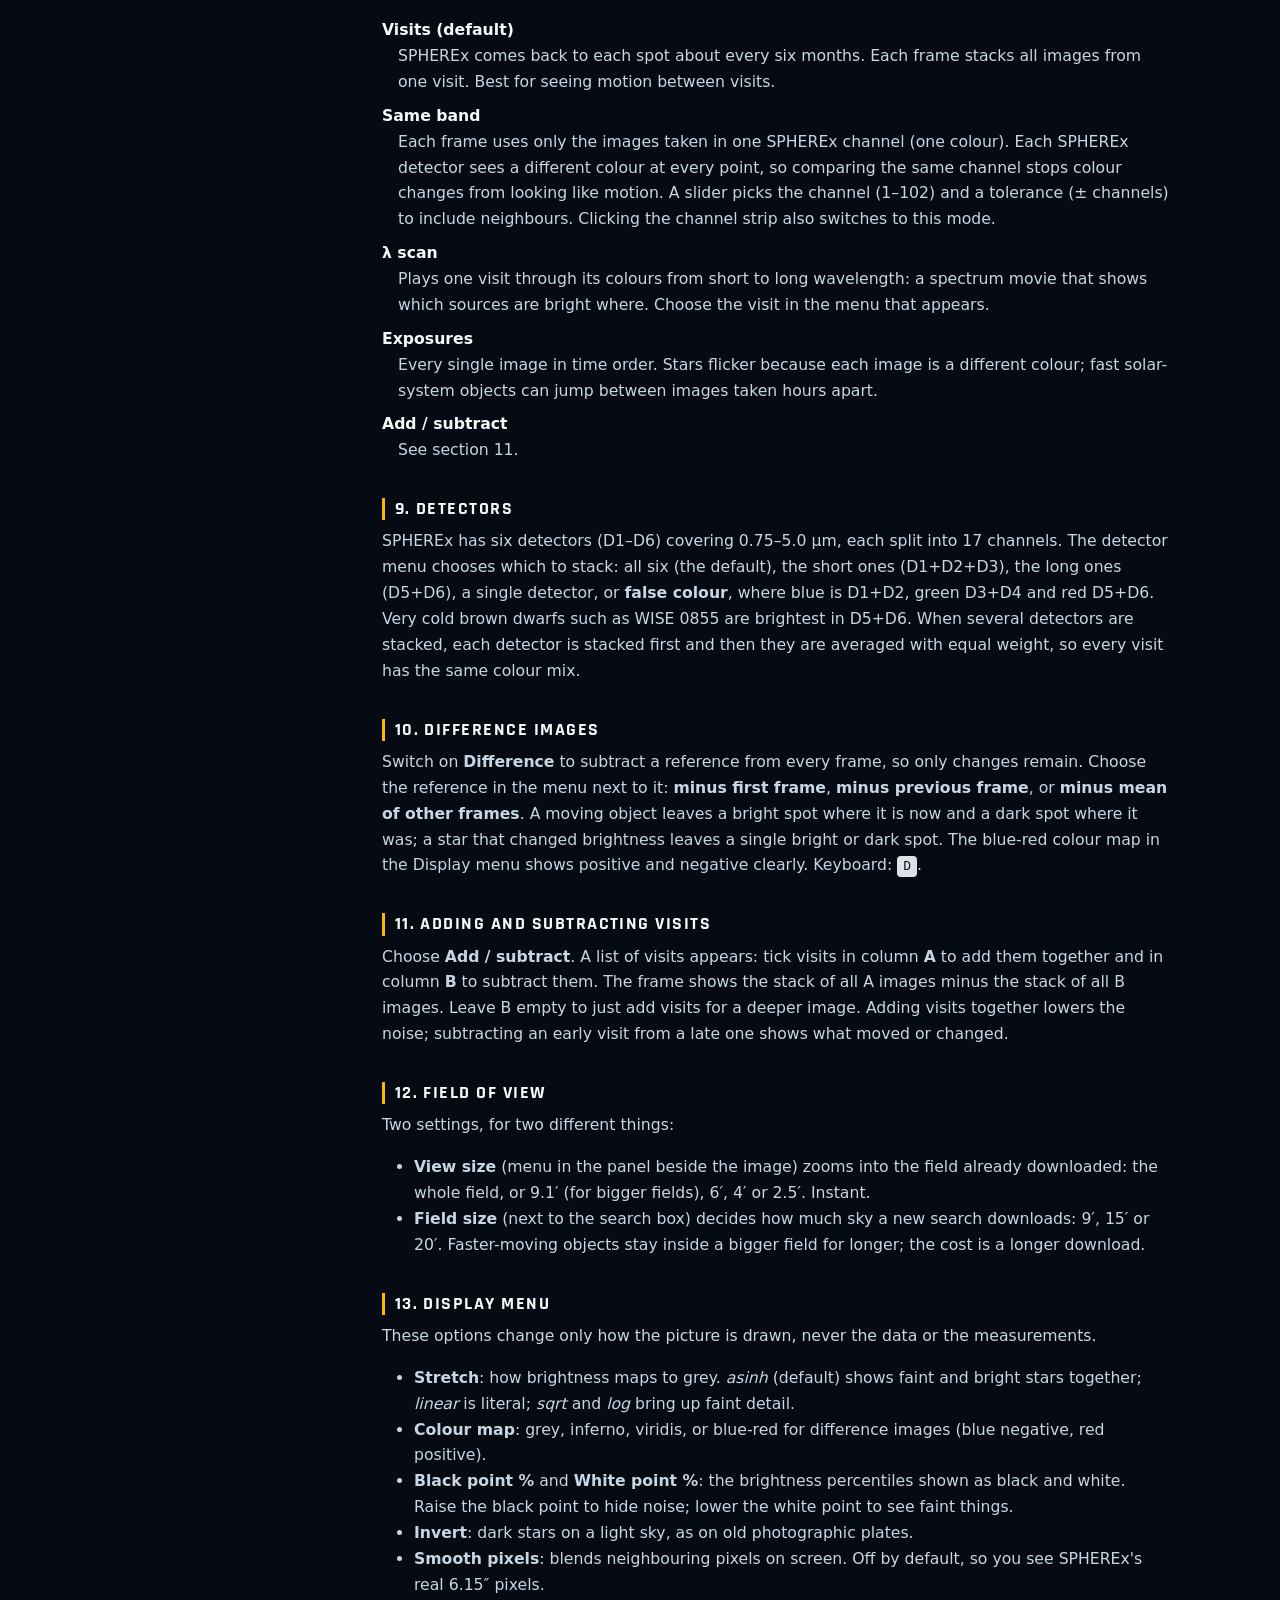
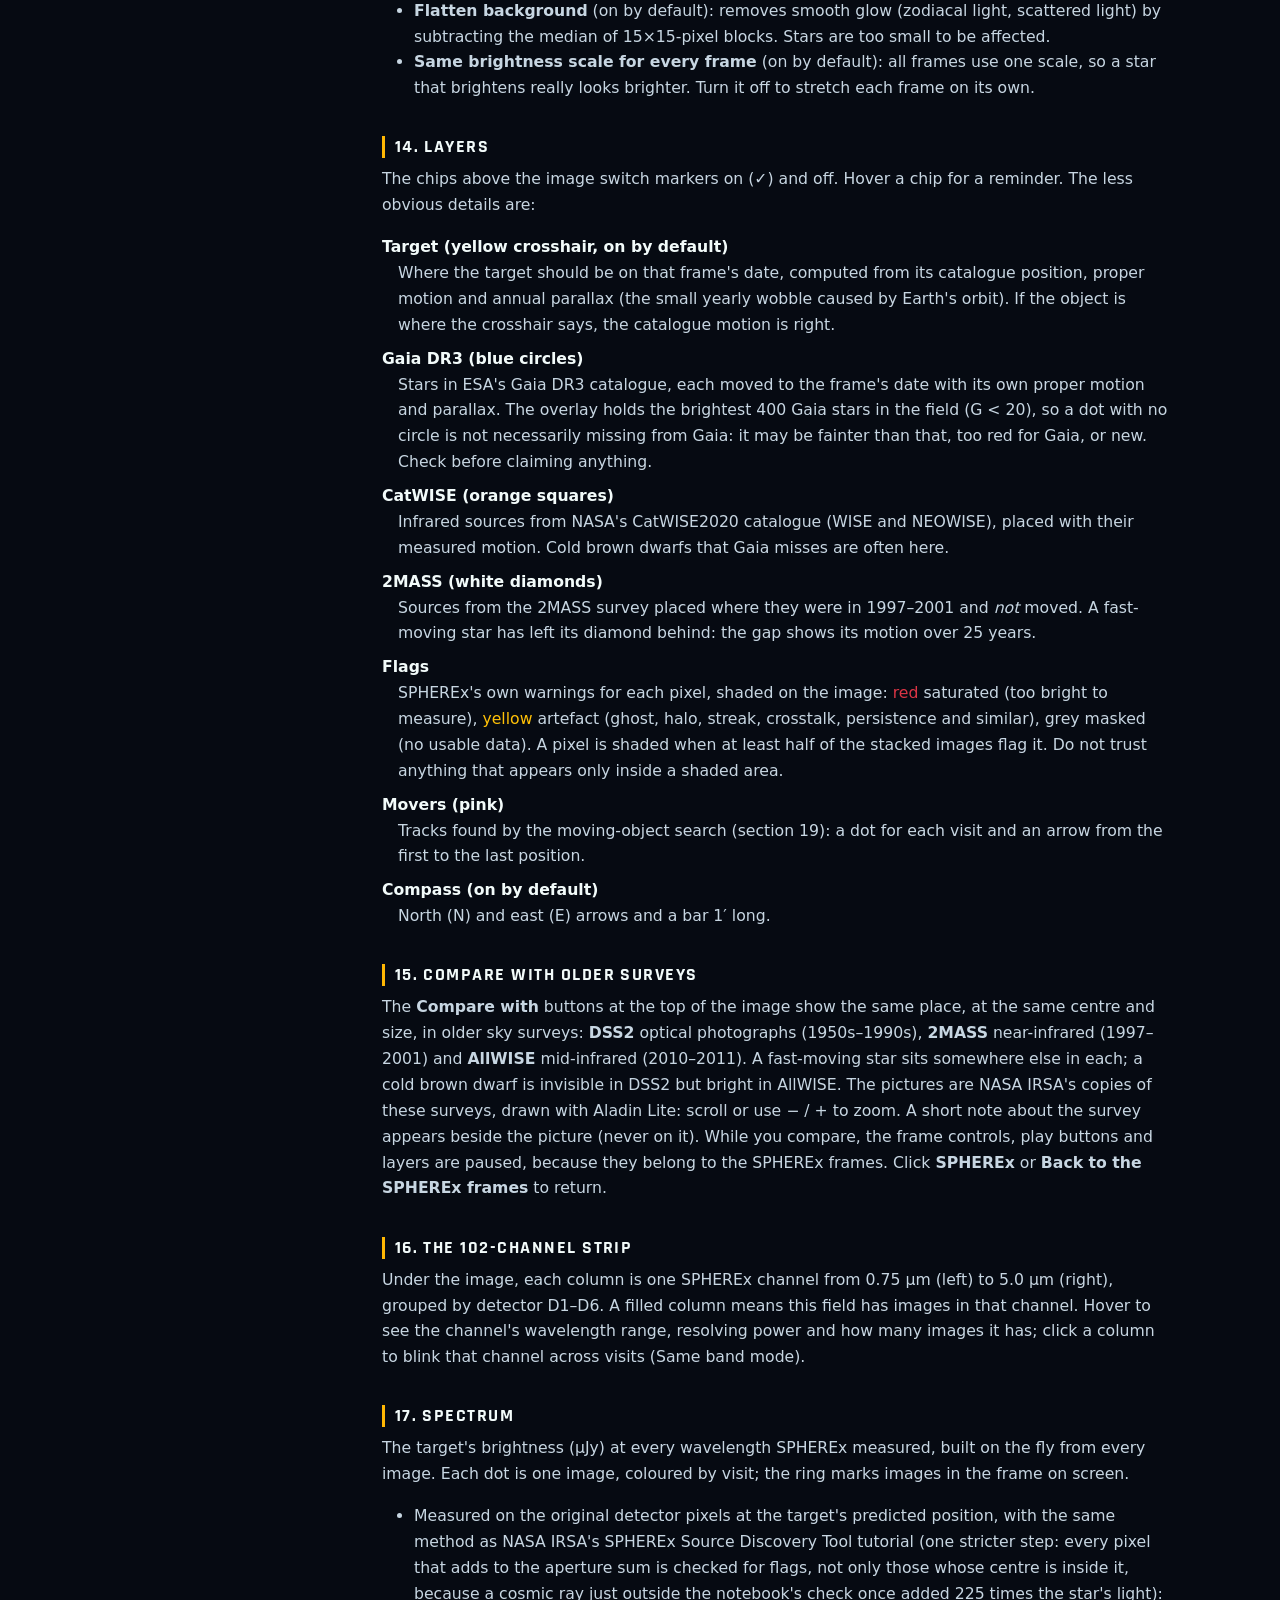
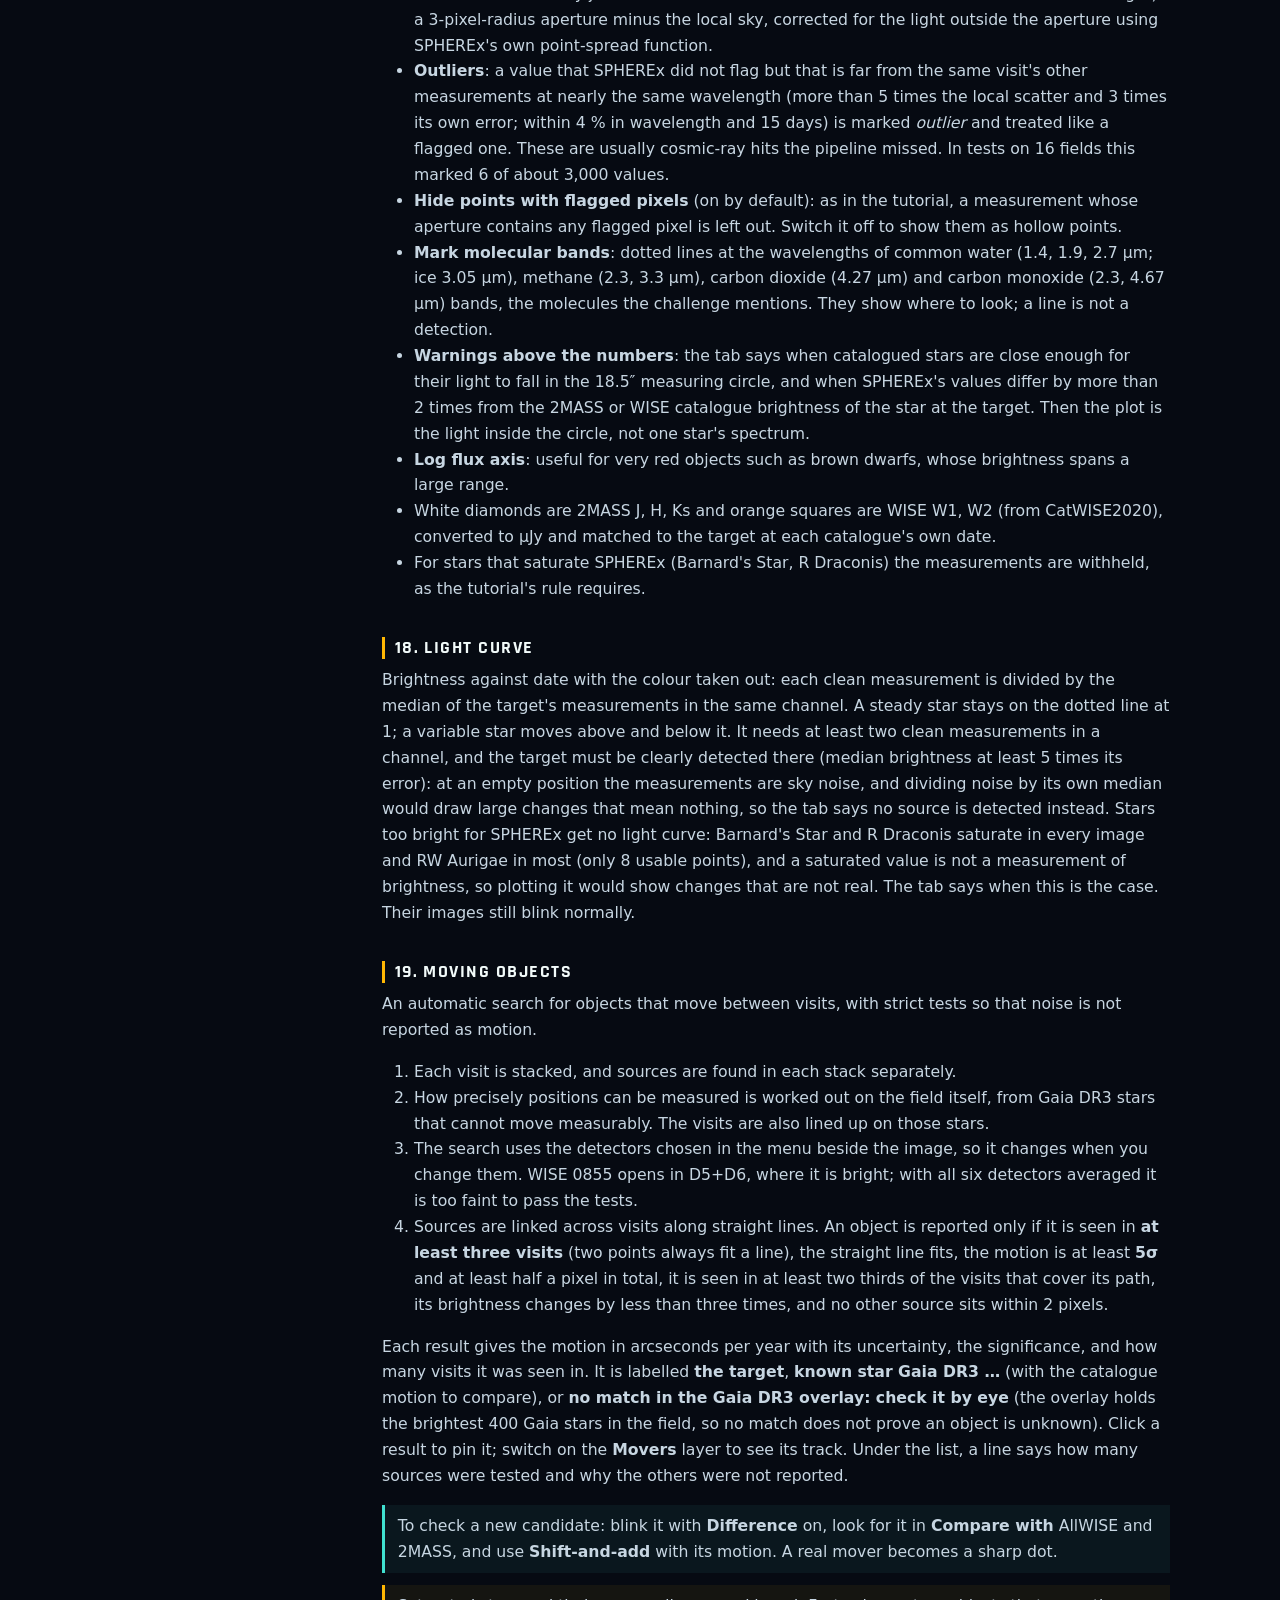
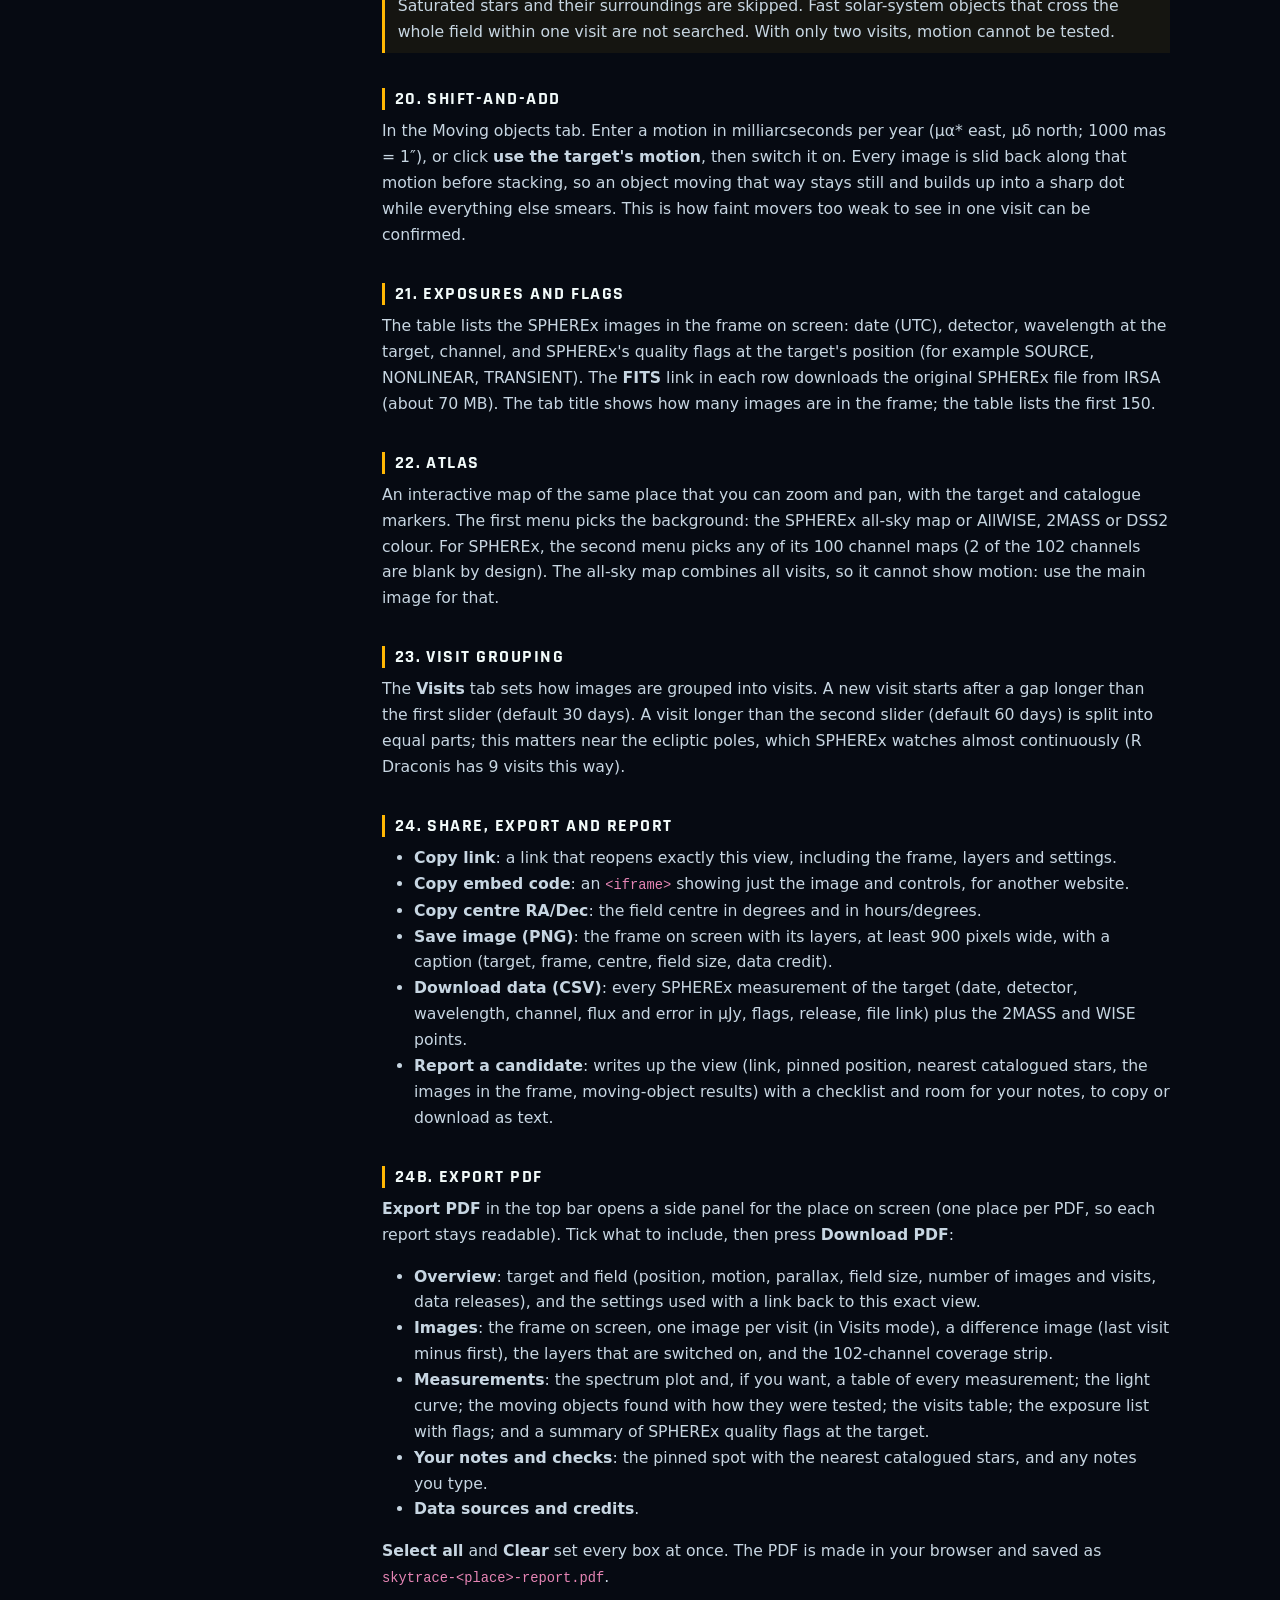
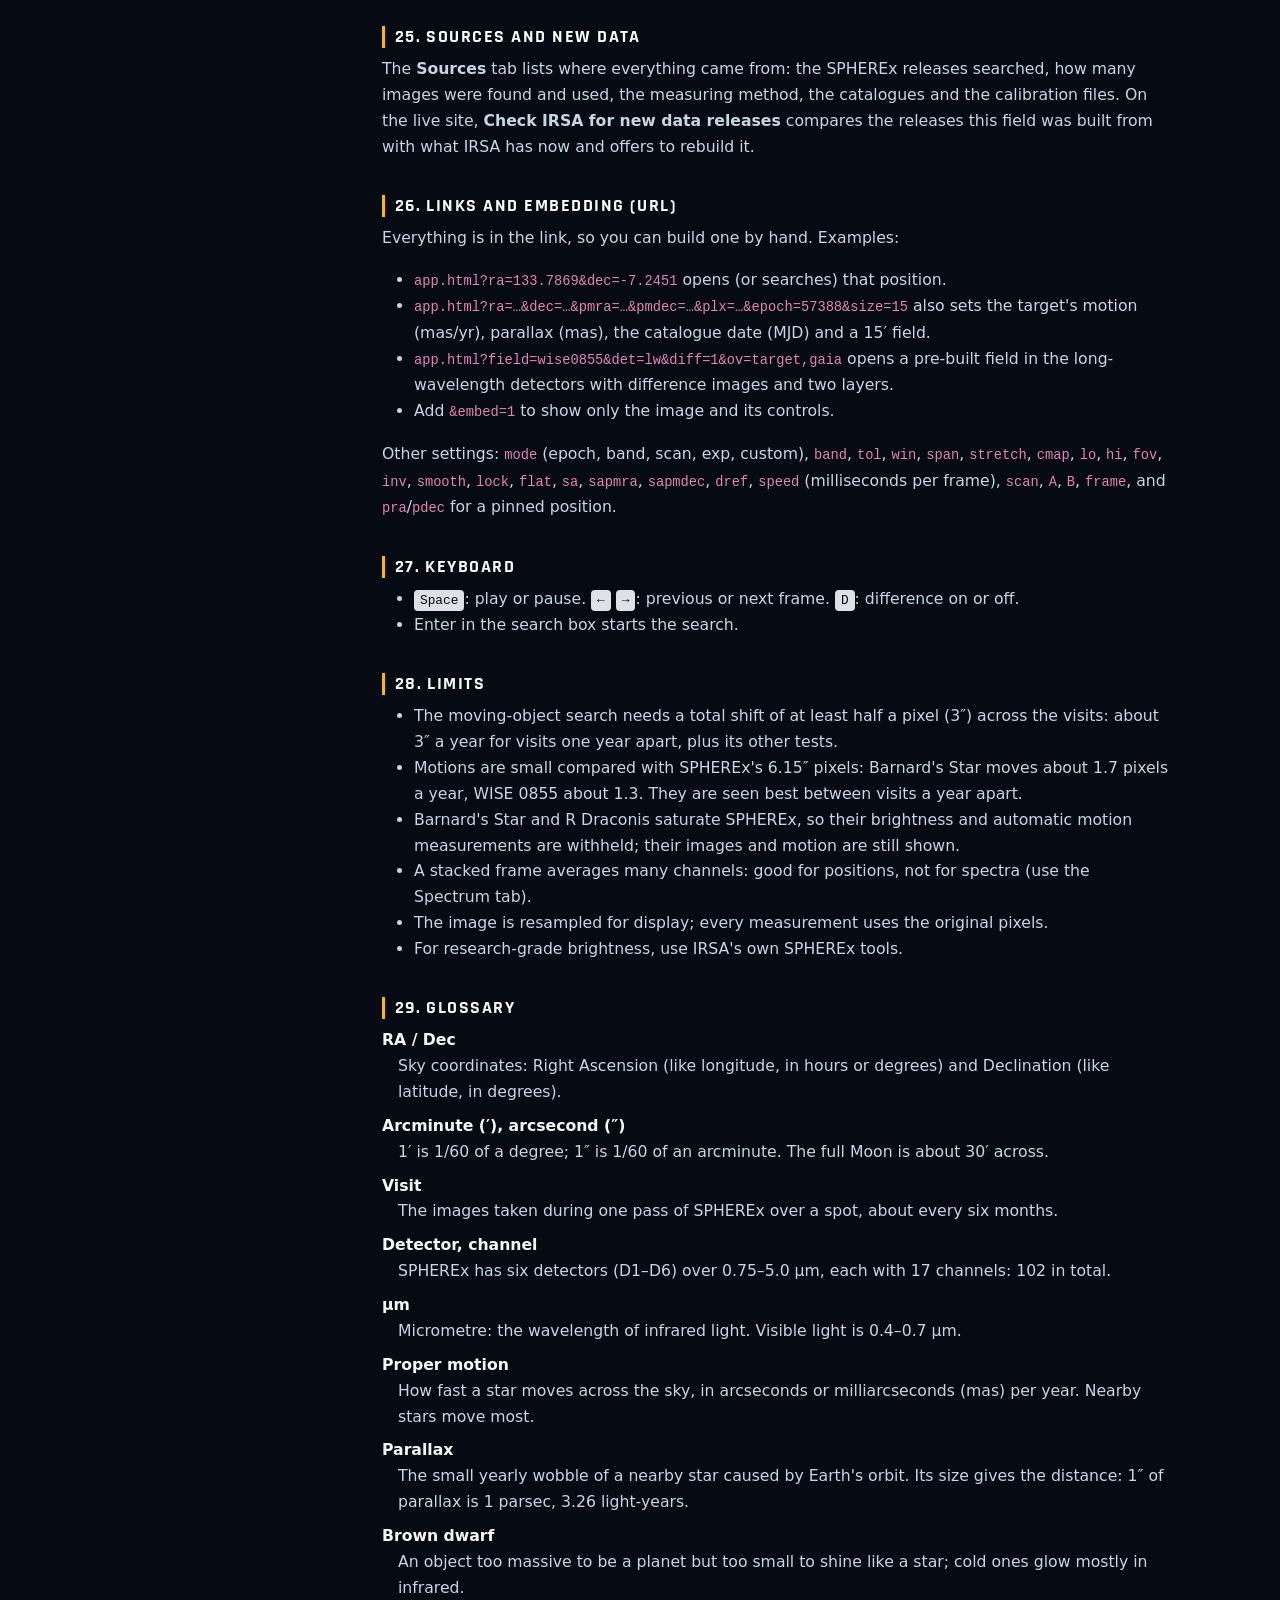
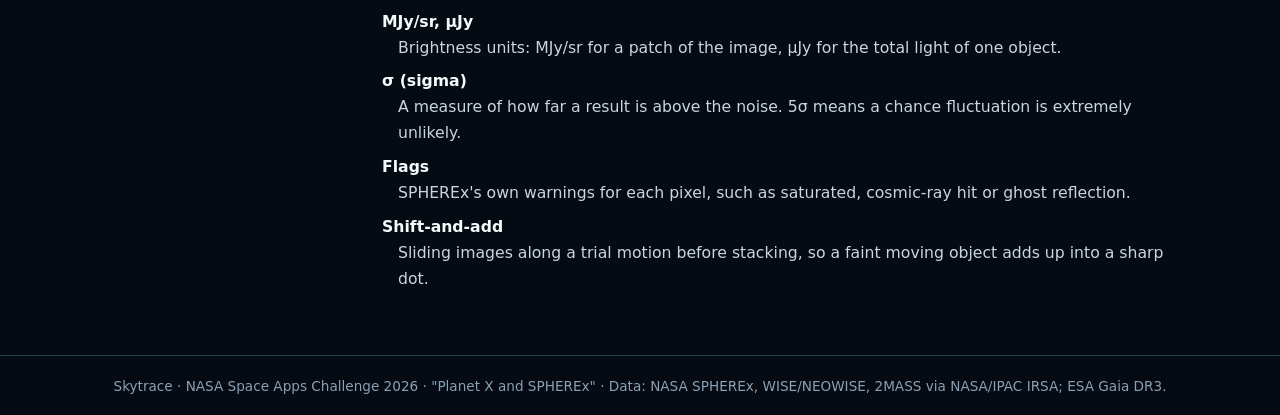
<file: frontend/guide.html>
<!DOCTYPE html>
<html lang="en" data-bs-theme="dark">
<!-- Skytrace, team Skytrace, NASA Space Apps Challenge 2026 ("Planet X and SPHEREx"). Data: NASA SPHEREx via IRSA. -->
<head>
<meta charset="utf-8">
<meta name="viewport" content="width=device-width, initial-scale=1">
<title>How to use Skytrace</title>
<meta name="description" content="Every control in Skytrace explained: finding a place, playing SPHEREx visits, layers, difference images, the moving-object search, spectra, sharing and links.">
<link rel="icon" href="assets/favicon.svg" type="image/svg+xml">
<link rel="stylesheet" href="vendor/bootstrap.min.css">
<link rel="stylesheet" href="style.css">
<link rel="stylesheet" href="hud.css">
<link rel="stylesheet" href="site.css">
</head>
<body>
<header class="st-appbar" role="banner">
  <a class="st-brand" href="home.html" title="Skytrace home"><img src="assets/logo.png" srcset="assets/logo@2x.png 2x" alt="Skytrace" height="34"></a>
  <nav class="st-pages" aria-label="Pages"><a href="home.html">Home</a><a href="app.html">Dashboard</a><a href="guide.html" class="active" aria-current="page">How to use</a></nav>
  <div class="st-appbar-right"><a class="btn btn-sm btn-info" href="app.html">Open the dashboard</a></div>
</header>

<main class="st-page">
<div class="st-guide">
<nav class="st-toc" aria-label="Contents">
  <div class="st-toc-h">Start</div>
  <a href="#screen">1. The screen at a glance</a>
  <a href="#first">2. Your first five minutes</a>
  <div class="st-toc-h">Finding a place</div>
  <a href="#search">3. Search box and field size</a>
  <a href="#library">4. Library</a>
  <a href="#skymap">5. Where in the sky</a>
  <div class="st-toc-h">The image</div>
  <a href="#reading">6. Reading the image</a>
  <a href="#play">7. Playing the frames</a>
  <a href="#modes">8. What each frame shows</a>
  <a href="#detectors">9. Detectors</a>
  <a href="#difference">10. Difference images</a>
  <a href="#addsub">11. Adding and subtracting visits</a>
  <a href="#fov">12. Field of view</a>
  <a href="#display">13. Display menu</a>
  <a href="#layers">14. Layers</a>
  <a href="#compare">15. Compare with older surveys</a>
  <a href="#channels">16. The 102-channel strip</a>
  <div class="st-toc-h">Analysis panel</div>
  <a href="#spectrum">17. Spectrum</a>
  <a href="#lightcurve">18. Light curve</a>
  <a href="#movers">19. Moving objects</a>
  <a href="#shiftadd">20. Shift-and-add</a>
  <a href="#exposures">21. Exposures and flags</a>
  <a href="#atlas">22. Atlas</a>
  <a href="#visits">23. Visit grouping</a>
  <a href="#share">24. Share and report</a>
  <a href="#export">24b. Export PDF</a>
  <a href="#sources">25. Sources and new data</a>
  <div class="st-toc-h">Reference</div>
  <a href="#url">26. Links and embedding (URL)</a>
  <a href="#keys">27. Keyboard</a>
  <a href="#limits">28. Limits</a>
  <a href="#glossary">29. Glossary</a>
</nav>

<article class="st-prose">
<h1 class="visually-hidden">How to use Skytrace</h1>
<p>Skytrace shows NASA SPHEREx infrared images of one patch of sky as a flip-book, so you can see what moves or changes between visits, then measure it. This page explains every control in the dashboard, including the ones that are easy to miss. In the dashboard, every panel also has a <b>?</b> button with a short version of this page.</p>

<h2 id="screen">1. The screen at a glance</h2>
<dl>
  <dt>Top bar</dt><dd>Page links (Home, Dashboard, How to use), the <b>search box</b> with its <b>field size</b> menu, a badge saying whether the live IRSA archive is connected, <b>Share</b> and <b>Export PDF</b>.</dd>
  <dt>Library (left)</dt><dd>The all-sky map, the example targets, your saved places in named folders, and your searches. « hides it; » Library brings it back.</dd>
  <dt>Image (centre)</dt><dd>On your first visit a slim <b>New here?</b> line above the image lists the first four steps (pick a target, play, turn on Gaia DR3, open Moving objects); ✕ hides it for good. Then: the field name (the <b>i</b> button next to it explains the field; a yellow <b>!</b> appears when a catalogued star is close enough to blend with the target), the <b>Layers</b> chips, the image with its play controls and visit buttons, and beside the image the frame details, the <b>What each frame shows</b> panel, the position read-out and <b>☆ Save this place</b>. The 102-channel strip is underneath.</dd>
  <dt>Analysis (right)</dt><dd>Tabs for the spectrum, light curve, moving objects, exposures, atlas, visit settings, sharing and data sources. » hides it and the image grows into the space; the <b>« Analysis</b> button at the top right of the image brings it back.</dd>
</dl>

<h2 id="first">2. Your first five minutes</h2>
<ol>
  <li>In the Library, open <b>Challenge targets</b> and click <b>WISE 0855-0714</b>.</li>
  <li>Press <b>▶ Play</b>. Three frames, one per SPHEREx visit, play in a loop. The yellow crosshair marks where WISE 0855 should be on each date; watch the faint dot inside it shift slightly to the right (west): about 1.2 pixels between the first and last visit.</li>
  <li>Click the <b>Gaia DR3</b> chip above the image. Stars from the Gaia DR3 catalogue (the brightest 400 in the field, down to G = 20) get a blue circle. WISE 0855 has none: it is too cold and faint for Gaia.</li>
  <li>Open the <b>Moving objects</b> tab on the right. The search reports one object, labelled as the target, moving about 7″ a year.</li>
  <li>Switch on <b>Difference</b> in the panel beside the image. Stars that did not move disappear; a moving object leaves a bright and a dark spot side by side.</li>
  <li>Open the <b>Spectrum</b> tab: each dot is WISE 0855's brightness in one SPHEREx image, from 0.75 to 5 µm.</li>
</ol>

<h2 id="search">3. Search box and field size</h2>
<p>Type a <b>name</b> or <b>coordinates</b> and press <b>Search</b> or Enter.</p>
<ul>
  <li><b>Names</b>: the challenge targets and their common short forms (e.g. <code>WISE 0855</code>, <code>Barnard</code>, <code>Epsilon Indi B</code>, <code>RW Aur</code>, <code>R Dra</code>, <code>M101</code>).</li>
  <li><b>Coordinates</b>: RA then Dec, in degrees (<code>133.795 -7.245</code>) or in hours and degrees (<code>08h55m10.8s -07d14m42s</code> or <code>08:55:10.8 -07:14:42</code>). Out-of-range or unreadable input is refused with a message under the box.</li>
  <li>If the position falls inside a field already on the server, Skytrace opens that field and pins the position instead of downloading again.</li>
  <li>Otherwise the server searches NASA's IRSA archive for the SPHEREx images covering that spot (up to 700 per search, spread evenly in time), in all current data releases, and downloads only the needed pixels. A message shows its progress. A 9′ field with 300–400 images usually takes a few minutes; how long depends on the field and on how quickly NASA IRSA answers.</li>
  <li><b>Field size</b> (9′, 15′, 20′) sets how much sky a new search downloads. A bigger field can follow faster-moving objects for longer, but it takes longer to download (about 1.6 times for 15′ and 2.2 times for 20′). Pre-built examples are 9.1′.</li>
</ul>
<div class="st-warn">On the copy of Skytrace without a live server (GitHub Pages), only the pre-built examples open; new searches send you to the live site.</div>

<h2 id="library">4. Library</h2>
<p>The Library works like bookmark folders. Click a folder name to open or close it, and click a place to load it.</p>
<ul>
  <li><b>Challenge targets</b>: the five objects named in the challenge (WISE 0855-0714, Barnard's Star, Epsilon Indi B, RW Aurigae, R Draconis) and a control field, M101. They are pre-built and open in about a second.</li>
  <li><b>Fastest-moving stars</b>: the 25 stars with the largest proper motion in ESA's Gaia DR3 catalogue (over 3″ a year), with distance and brightness. Clicking one that is not built yet starts a live search that also uses its Gaia motion and parallax, so the crosshair follows it.</li>
  <li><b>Saved places</b>: your bookmarks, in folders you name (a folder called "My places" is there to start). Click <b>☆ Save this place</b> beside the image to save the whole field, or first click the image to pin a spot and save just that spot (📍). Choose a folder or make a new one, and add a note. In the Library, hover a saved place to <b>⇄</b> move it to another folder, <b>✎</b> rename it or <b>✕</b> remove it; hover a folder to <b>⤴</b> copy a link that shares the whole folder, rename it or delete it. Whoever opens a folder link gets a copy of the folder in their own Saved places. <b>+ New folder</b> makes an empty folder.</li>
  <li><b>Your searches</b>: every new place you search or click on the sky map is added here (the challenge targets stay in their own folder). <b>✎</b> renames it and <b>✕</b> removes it from your list.</li>
</ul>
<p>Saved places, names and your searches are stored only in your browser: nothing is uploaded, and clearing the browser's site data removes them. Use folder links or PDF exports to keep or share them.</p>

<h2 id="skymap">5. Where in the sky</h2>
<p>The oval is the whole sky (RA across, Dec up). The ring marks the field on screen. The <b>dashed line</b> is the ecliptic, the path of the Sun and planets, where most asteroids and comets are. The light <b>band</b> is the plane of the Milky Way, where stars are crowded. Blue diamonds are the challenge targets; grey ones are other places searched on this server. <b>Click</b> anywhere to search that spot (a small rocket flies there while it loads). A click is not aimed at any particular object, so Skytrace centres the new field on the <b>nearest star in Gaia DR3</b> (brighter than G = 18, within 90″ of the click) and measures that star; the field is named after it and its <b>i</b> note says where you clicked and how far away the star is. If no such star is that close, it measures the exact spot you clicked. Typed coordinates are always measured exactly where you typed them.</p>

<h2 id="reading">6. Reading the image</h2>
<ul>
  <li>North is up and east is left, as on a sky chart. One SPHEREx pixel is 6.15″; the full pre-built view is 9.1′ across.</li>
  <li>The caption beside the image, above the <b>What each frame shows</b> panel, names the frame (for example "Visit 2 (2/3)"), its dates, how many SPHEREx images were stacked, and their wavelength range.</li>
  <li><b>Move the mouse</b> over the image to read RA and Dec (degrees and hours/degrees), the brightness in MJy/sr above the local sky, any SPHEREx flags at that pixel, and the nearest catalogued star.</li>
  <li><b>Click</b> to pin a position (red ×). The pin box lets you copy it in degrees or hours/degrees, put it into the search box, or clear it. The pin is saved in links and reports.</li>
</ul>

<h2 id="play">7. Playing the frames</h2>
<ul>
  <li><b>◀</b> and <b>▶</b> step one frame; <b>▶ Play</b> loops through all frames. The long slider jumps to any frame.</li>
  <li><b>Speed</b>: drag the star to the right for faster playback, to the left for slower.</li>
  <li>The <b>visit buttons</b> under the slider jump to a visit. The line "Visits used" shows which visits are in the frame on screen: <b>+</b> added, <b>−</b> subtracted, <b>·</b> not used.</li>
</ul>

<h2 id="modes">8. What each frame shows</h2>
<p>The buttons in the <b>What each frame shows</b> panel beside the image decide which SPHEREx images make up each frame. <b>About this mode</b> under them explains the current choice.</p>
<dl>
  <dt>Visits (default)</dt><dd>SPHEREx comes back to each spot about every six months. Each frame stacks all images from one visit. Best for seeing motion between visits.</dd>
  <dt>Same band</dt><dd>Each frame uses only the images taken in one SPHEREx channel (one colour). Each SPHEREx detector sees a different colour at every point, so comparing the same channel stops colour changes from looking like motion. A slider picks the channel (1–102) and a tolerance (± channels) to include neighbours. Clicking the channel strip also switches to this mode.</dd>
  <dt>λ scan</dt><dd>Plays one visit through its colours from short to long wavelength: a spectrum movie that shows which sources are bright where. Choose the visit in the menu that appears.</dd>
  <dt>Exposures</dt><dd>Every single image in time order. Stars flicker because each image is a different colour; fast solar-system objects can jump between images taken hours apart.</dd>
  <dt>Add / subtract</dt><dd>See section 11.</dd>
</dl>

<h2 id="detectors">9. Detectors</h2>
<p>SPHEREx has six detectors (D1–D6) covering 0.75–5.0 µm, each split into 17 channels. The detector menu chooses which to stack: all six (the default), the short ones (D1+D2+D3), the long ones (D5+D6), a single detector, or <b>false colour</b>, where blue is D1+D2, green D3+D4 and red D5+D6. Very cold brown dwarfs such as WISE 0855 are brightest in D5+D6. When several detectors are stacked, each detector is stacked first and then they are averaged with equal weight, so every visit has the same colour mix.</p>

<h2 id="difference">10. Difference images</h2>
<p>Switch on <b>Difference</b> to subtract a reference from every frame, so only changes remain. Choose the reference in the menu next to it: <b>minus first frame</b>, <b>minus previous frame</b>, or <b>minus mean of other frames</b>. A moving object leaves a bright spot where it is now and a dark spot where it was; a star that changed brightness leaves a single bright or dark spot. The blue-red colour map in the Display menu shows positive and negative clearly. Keyboard: <kbd>D</kbd>.</p>

<h2 id="addsub">11. Adding and subtracting visits</h2>
<p>Choose <b>Add / subtract</b>. A list of visits appears: tick visits in column <b>A</b> to add them together and in column <b>B</b> to subtract them. The frame shows the stack of all A images minus the stack of all B images. Leave B empty to just add visits for a deeper image. Adding visits together lowers the noise; subtracting an early visit from a late one shows what moved or changed.</p>

<h2 id="fov">12. Field of view</h2>
<p>Two settings, for two different things:</p>
<ul>
  <li><b>View size</b> (menu in the panel beside the image) zooms into the field already downloaded: the whole field, or 9.1′ (for bigger fields), 6′, 4′ or 2.5′. Instant.</li>
  <li><b>Field size</b> (next to the search box) decides how much sky a new search downloads: 9′, 15′ or 20′. Faster-moving objects stay inside a bigger field for longer; the cost is a longer download.</li>
</ul>

<h2 id="display">13. Display menu</h2>
<p>These options change only how the picture is drawn, never the data or the measurements.</p>
<ul>
  <li><b>Stretch</b>: how brightness maps to grey. <i>asinh</i> (default) shows faint and bright stars together; <i>linear</i> is literal; <i>sqrt</i> and <i>log</i> bring up faint detail.</li>
  <li><b>Colour map</b>: grey, inferno, viridis, or blue-red for difference images (blue negative, red positive).</li>
  <li><b>Black point %</b> and <b>White point %</b>: the brightness percentiles shown as black and white. Raise the black point to hide noise; lower the white point to see faint things.</li>
  <li><b>Invert</b>: dark stars on a light sky, as on old photographic plates.</li>
  <li><b>Smooth pixels</b>: blends neighbouring pixels on screen. Off by default, so you see SPHEREx's real 6.15″ pixels.</li>
  <li><b>Flatten background</b> (on by default): removes smooth glow (zodiacal light, scattered light) by subtracting the median of 15×15-pixel blocks. Stars are too small to be affected.</li>
  <li><b>Same brightness scale for every frame</b> (on by default): all frames use one scale, so a star that brightens really looks brighter. Turn it off to stretch each frame on its own.</li>
</ul>

<h2 id="layers">14. Layers</h2>
<p>The chips above the image switch markers on (✓) and off. Hover a chip for a reminder. The less obvious details are:</p>
<dl>
  <dt>Target (yellow crosshair, on by default)</dt><dd>Where the target should be on that frame's date, computed from its catalogue position, proper motion and annual parallax (the small yearly wobble caused by Earth's orbit). If the object is where the crosshair says, the catalogue motion is right.</dd>
  <dt>Gaia DR3 (blue circles)</dt><dd>Stars in ESA's Gaia DR3 catalogue, each moved to the frame's date with its own proper motion and parallax. The overlay holds the brightest 400 Gaia stars in the field (G &lt; 20), so a dot with no circle is not necessarily missing from Gaia: it may be fainter than that, too red for Gaia, or new. Check before claiming anything.</dd>
  <dt>CatWISE (orange squares)</dt><dd>Infrared sources from NASA's CatWISE2020 catalogue (WISE and NEOWISE), placed with their measured motion. Cold brown dwarfs that Gaia misses are often here.</dd>
  <dt>2MASS (white diamonds)</dt><dd>Sources from the 2MASS survey placed where they were in 1997–2001 and <i>not</i> moved. A fast-moving star has left its diamond behind: the gap shows its motion over 25 years.</dd>
  <dt>Flags</dt><dd>SPHEREx's own warnings for each pixel, shaded on the image: <span class="text-danger">red</span> saturated (too bright to measure), <span class="text-warning">yellow</span> artefact (ghost, halo, streak, crosstalk, persistence and similar), grey masked (no usable data). A pixel is shaded when at least half of the stacked images flag it. Do not trust anything that appears only inside a shaded area.</dd>
  <dt>Movers (pink)</dt><dd>Tracks found by the moving-object search (section 19): a dot for each visit and an arrow from the first to the last position.</dd>
  <dt>Compass (on by default)</dt><dd>North (N) and east (E) arrows and a bar 1′ long.</dd>
</dl>

<h2 id="compare">15. Compare with older surveys</h2>
<p>The <b>Compare with</b> buttons at the top of the image show the same place, at the same centre and size, in older sky surveys: <b>DSS2</b> optical photographs (1950s–1990s), <b>2MASS</b> near-infrared (1997–2001) and <b>AllWISE</b> mid-infrared (2010–2011). A fast-moving star sits somewhere else in each; a cold brown dwarf is invisible in DSS2 but bright in AllWISE. The pictures are NASA IRSA's copies of these surveys, drawn with Aladin Lite: scroll or use − / + to zoom. A short note about the survey appears beside the picture (never on it). While you compare, the frame controls, play buttons and layers are paused, because they belong to the SPHEREx frames. Click <b>SPHEREx</b> or <b>Back to the SPHEREx frames</b> to return.</p>

<h2 id="channels">16. The 102-channel strip</h2>
<p>Under the image, each column is one SPHEREx channel from 0.75 µm (left) to 5.0 µm (right), grouped by detector D1–D6. A filled column means this field has images in that channel. Hover to see the channel's wavelength range, resolving power and how many images it has; click a column to blink that channel across visits (Same band mode).</p>

<h2 id="spectrum">17. Spectrum</h2>
<p>The target's brightness (µJy) at every wavelength SPHEREx measured, built on the fly from every image. Each dot is one image, coloured by visit; the ring marks images in the frame on screen.</p>
<ul>
  <li>Measured on the original detector pixels at the target's predicted position, with the same method as NASA IRSA's SPHEREx Source Discovery Tool tutorial (one stricter step: every pixel that adds to the aperture sum is checked for flags, not only those whose centre is inside it, because a cosmic ray just outside the notebook's check once added 225 times the star's light): a 3-pixel-radius aperture minus the local sky, corrected for the light outside the aperture using SPHEREx's own point-spread function.</li>
  <li><b>Outliers</b>: a value that SPHEREx did not flag but that is far from the same visit's other measurements at nearly the same wavelength (more than 5 times the local scatter and 3 times its own error; within 4 % in wavelength and 15 days) is marked <i>outlier</i> and treated like a flagged one. These are usually cosmic-ray hits the pipeline missed. In tests on 16 fields this marked 6 of about 3,000 values.</li>
  <li><b>Hide points with flagged pixels</b> (on by default): as in the tutorial, a measurement whose aperture contains any flagged pixel is left out. Switch it off to show them as hollow points.</li>
  <li><b>Mark molecular bands</b>: dotted lines at the wavelengths of common water (1.4, 1.9, 2.7 µm; ice 3.05 µm), methane (2.3, 3.3 µm), carbon dioxide (4.27 µm) and carbon monoxide (2.3, 4.67 µm) bands, the molecules the challenge mentions. They show where to look; a line is not a detection.</li>
  <li><b>Warnings above the numbers</b>: the tab says when catalogued stars are close enough for their light to fall in the 18.5″ measuring circle, and when SPHEREx's values differ by more than 2 times from the 2MASS or WISE catalogue brightness of the star at the target. Then the plot is the light inside the circle, not one star's spectrum.</li>
  <li><b>Log flux axis</b>: useful for very red objects such as brown dwarfs, whose brightness spans a large range.</li>
  <li>White diamonds are 2MASS J, H, Ks and orange squares are WISE W1, W2 (from CatWISE2020), converted to µJy and matched to the target at each catalogue's own date.</li>
  <li>For stars that saturate SPHEREx (Barnard's Star, R Draconis) the measurements are withheld, as the tutorial's rule requires.</li>
</ul>

<h2 id="lightcurve">18. Light curve</h2>
<p>Brightness against date with the colour taken out: each clean measurement is divided by the median of the target's measurements in the same channel. A steady star stays on the dotted line at 1; a variable star moves above and below it. It needs at least two clean measurements in a channel, and the target must be clearly detected there (median brightness at least 5 times its error): at an empty position the measurements are sky noise, and dividing noise by its own median would draw large changes that mean nothing, so the tab says no source is detected instead. Stars too bright for SPHEREx get no light curve: Barnard's Star and R Draconis saturate in every image and RW Aurigae in most (only 8 usable points), and a saturated value is not a measurement of brightness, so plotting it would show changes that are not real. The tab says when this is the case. Their images still blink normally.</p>

<h2 id="movers">19. Moving objects</h2>
<p>An automatic search for objects that move between visits, with strict tests so that noise is not reported as motion.</p>
<ol>
  <li>Each visit is stacked, and sources are found in each stack separately.</li>
  <li>How precisely positions can be measured is worked out on the field itself, from Gaia DR3 stars that cannot move measurably. The visits are also lined up on those stars.</li>
  <li>The search uses the detectors chosen in the menu beside the image, so it changes when you change them. WISE 0855 opens in D5+D6, where it is bright; with all six detectors averaged it is too faint to pass the tests.</li>
  <li>Sources are linked across visits along straight lines. An object is reported only if it is seen in <b>at least three visits</b> (two points always fit a line), the straight line fits, the motion is at least <b>5σ</b> and at least half a pixel in total, it is seen in at least two thirds of the visits that cover its path, its brightness changes by less than three times, and no other source sits within 2 pixels.</li>
</ol>
<p>Each result gives the motion in arcseconds per year with its uncertainty, the significance, and how many visits it was seen in. It is labelled <b>the target</b>, <b>known star Gaia DR3 …</b> (with the catalogue motion to compare), or <b>no match in the Gaia DR3 overlay: check it by eye</b> (the overlay holds the brightest 400 Gaia stars in the field, so no match does not prove an object is unknown). Click a result to pin it; switch on the <b>Movers</b> layer to see its track. Under the list, a line says how many sources were tested and why the others were not reported.</p>
<div class="st-tip">To check a new candidate: blink it with <b>Difference</b> on, look for it in <b>Compare with</b> AllWISE and 2MASS, and use <b>Shift-and-add</b> with its motion. A real mover becomes a sharp dot.</div>
<div class="st-warn">Saturated stars and their surroundings are skipped. Fast solar-system objects that cross the whole field within one visit are not searched. With only two visits, motion cannot be tested.</div>

<h2 id="shiftadd">20. Shift-and-add</h2>
<p>In the Moving objects tab. Enter a motion in milliarcseconds per year (µα* east, µδ north; 1000 mas = 1″), or click <b>use the target's motion</b>, then switch it on. Every image is slid back along that motion before stacking, so an object moving that way stays still and builds up into a sharp dot while everything else smears. This is how faint movers too weak to see in one visit can be confirmed.</p>

<h2 id="exposures">21. Exposures and flags</h2>
<p>The table lists the SPHEREx images in the frame on screen: date (UTC), detector, wavelength at the target, channel, and SPHEREx's quality flags at the target's position (for example SOURCE, NONLINEAR, TRANSIENT). The <b>FITS</b> link in each row downloads the original SPHEREx file from IRSA (about 70 MB). The tab title shows how many images are in the frame; the table lists the first 150.</p>

<h2 id="atlas">22. Atlas</h2>
<p>An interactive map of the same place that you can zoom and pan, with the target and catalogue markers. The first menu picks the background: the SPHEREx all-sky map or AllWISE, 2MASS or DSS2 colour. For SPHEREx, the second menu picks any of its 100 channel maps (2 of the 102 channels are blank by design). The all-sky map combines all visits, so it cannot show motion: use the main image for that.</p>

<h2 id="visits">23. Visit grouping</h2>
<p>The <b>Visits</b> tab sets how images are grouped into visits. A new visit starts after a gap longer than the first slider (default 30 days). A visit longer than the second slider (default 60 days) is split into equal parts; this matters near the ecliptic poles, which SPHEREx watches almost continuously (R Draconis has 9 visits this way).</p>

<h2 id="share">24. Share, export and report</h2>
<ul>
  <li><b>Copy link</b>: a link that reopens exactly this view, including the frame, layers and settings.</li>
  <li><b>Copy embed code</b>: an <code>&lt;iframe&gt;</code> showing just the image and controls, for another website.</li>
  <li><b>Copy centre RA/Dec</b>: the field centre in degrees and in hours/degrees.</li>
  <li><b>Save image (PNG)</b>: the frame on screen with its layers, at least 900 pixels wide, with a caption (target, frame, centre, field size, data credit).</li>
  <li><b>Download data (CSV)</b>: every SPHEREx measurement of the target (date, detector, wavelength, channel, flux and error in µJy, flags, release, file link) plus the 2MASS and WISE points.</li>
  <li><b>Report a candidate</b>: writes up the view (link, pinned position, nearest catalogued stars, the images in the frame, moving-object results) with a checklist and room for your notes, to copy or download as text.</li>
</ul>

<h2 id="export">24b. Export PDF</h2>
<p><b>Export PDF</b> in the top bar opens a side panel for the place on screen (one place per PDF, so each report stays readable). Tick what to include, then press <b>Download PDF</b>:</p>
<ul>
  <li><b>Overview</b>: target and field (position, motion, parallax, field size, number of images and visits, data releases), and the settings used with a link back to this exact view.</li>
  <li><b>Images</b>: the frame on screen, one image per visit (in Visits mode), a difference image (last visit minus first), the layers that are switched on, and the 102-channel coverage strip.</li>
  <li><b>Measurements</b>: the spectrum plot and, if you want, a table of every measurement; the light curve; the moving objects found with how they were tested; the visits table; the exposure list with flags; and a summary of SPHEREx quality flags at the target.</li>
  <li><b>Your notes and checks</b>: the pinned spot with the nearest catalogued stars, and any notes you type.</li>
  <li><b>Data sources and credits</b>.</li>
</ul>
<p><b>Select all</b> and <b>Clear</b> set every box at once. The PDF is made in your browser and saved as <code>skytrace-&lt;place&gt;-report.pdf</code>.</p>

<h2 id="sources">25. Sources and new data</h2>
<p>The <b>Sources</b> tab lists where everything came from: the SPHEREx releases searched, how many images were found and used, the measuring method, the catalogues and the calibration files. On the live site, <b>Check IRSA for new data releases</b> compares the releases this field was built from with what IRSA has now and offers to rebuild it.</p>

<h2 id="url">26. Links and embedding (URL)</h2>
<p>Everything is in the link, so you can build one by hand. Examples:</p>
<ul>
  <li><code>app.html?ra=133.7869&amp;dec=-7.2451</code> opens (or searches) that position.</li>
  <li><code>app.html?ra=…&amp;dec=…&amp;pmra=…&amp;pmdec=…&amp;plx=…&amp;epoch=57388&amp;size=15</code> also sets the target's motion (mas/yr), parallax (mas), the catalogue date (MJD) and a 15′ field.</li>
  <li><code>app.html?field=wise0855&amp;det=lw&amp;diff=1&amp;ov=target,gaia</code> opens a pre-built field in the long-wavelength detectors with difference images and two layers.</li>
  <li>Add <code>&amp;embed=1</code> to show only the image and its controls.</li>
</ul>
<p>Other settings: <code>mode</code> (epoch, band, scan, exp, custom), <code>band</code>, <code>tol</code>, <code>win</code>, <code>span</code>, <code>stretch</code>, <code>cmap</code>, <code>lo</code>, <code>hi</code>, <code>fov</code>, <code>inv</code>, <code>smooth</code>, <code>lock</code>, <code>flat</code>, <code>sa</code>, <code>sapmra</code>, <code>sapmdec</code>, <code>dref</code>, <code>speed</code> (milliseconds per frame), <code>scan</code>, <code>A</code>, <code>B</code>, <code>frame</code>, and <code>pra</code>/<code>pdec</code> for a pinned position.</p>

<h2 id="keys">27. Keyboard</h2>
<ul>
  <li><kbd>Space</kbd>: play or pause. <kbd>←</kbd> <kbd>→</kbd>: previous or next frame. <kbd>D</kbd>: difference on or off.</li>
  <li>Enter in the search box starts the search.</li>
</ul>

<h2 id="limits">28. Limits</h2>
<ul>
  <li>The moving-object search needs a total shift of at least half a pixel (3″) across the visits: about 3″ a year for visits one year apart, plus its other tests.</li>
  <li>Motions are small compared with SPHEREx's 6.15″ pixels: Barnard's Star moves about 1.7 pixels a year, WISE 0855 about 1.3. They are seen best between visits a year apart.</li>
  <li>Barnard's Star and R Draconis saturate SPHEREx, so their brightness and automatic motion measurements are withheld; their images and motion are still shown.</li>
  <li>A stacked frame averages many channels: good for positions, not for spectra (use the Spectrum tab).</li>
  <li>The image is resampled for display; every measurement uses the original pixels.</li>
  <li>For research-grade brightness, use IRSA's own SPHEREx tools.</li>
</ul>

<h2 id="glossary">29. Glossary</h2>
<dl>
  <dt>RA / Dec</dt><dd>Sky coordinates: Right Ascension (like longitude, in hours or degrees) and Declination (like latitude, in degrees).</dd>
  <dt>Arcminute (′), arcsecond (″)</dt><dd>1′ is 1/60 of a degree; 1″ is 1/60 of an arcminute. The full Moon is about 30′ across.</dd>
  <dt>Visit</dt><dd>The images taken during one pass of SPHEREx over a spot, about every six months.</dd>
  <dt>Detector, channel</dt><dd>SPHEREx has six detectors (D1–D6) over 0.75–5.0 µm, each with 17 channels: 102 in total.</dd>
  <dt>µm</dt><dd>Micrometre: the wavelength of infrared light. Visible light is 0.4–0.7 µm.</dd>
  <dt>Proper motion</dt><dd>How fast a star moves across the sky, in arcseconds or milliarcseconds (mas) per year. Nearby stars move most.</dd>
  <dt>Parallax</dt><dd>The small yearly wobble of a nearby star caused by Earth's orbit. Its size gives the distance: 1″ of parallax is 1 parsec, 3.26 light-years.</dd>
  <dt>Brown dwarf</dt><dd>An object too massive to be a planet but too small to shine like a star; cold ones glow mostly in infrared.</dd>
  <dt>MJy/sr, µJy</dt><dd>Brightness units: MJy/sr for a patch of the image, µJy for the total light of one object.</dd>
  <dt>σ (sigma)</dt><dd>A measure of how far a result is above the noise. 5σ means a chance fluctuation is extremely unlikely.</dd>
  <dt>Flags</dt><dd>SPHEREx's own warnings for each pixel, such as saturated, cosmic-ray hit or ghost reflection.</dd>
  <dt>Shift-and-add</dt><dd>Sliding images along a trial motion before stacking, so a faint moving object adds up into a sharp dot.</dd>
</dl>
</article>
</div>
</main>
<footer class="st-footer">Skytrace · NASA Space Apps Challenge 2026 · "Planet X and SPHEREx" · Data: NASA SPHEREx, WISE/NEOWISE, 2MASS via NASA/IPAC IRSA; ESA Gaia DR3.</footer>
</body>
</html>
</file>
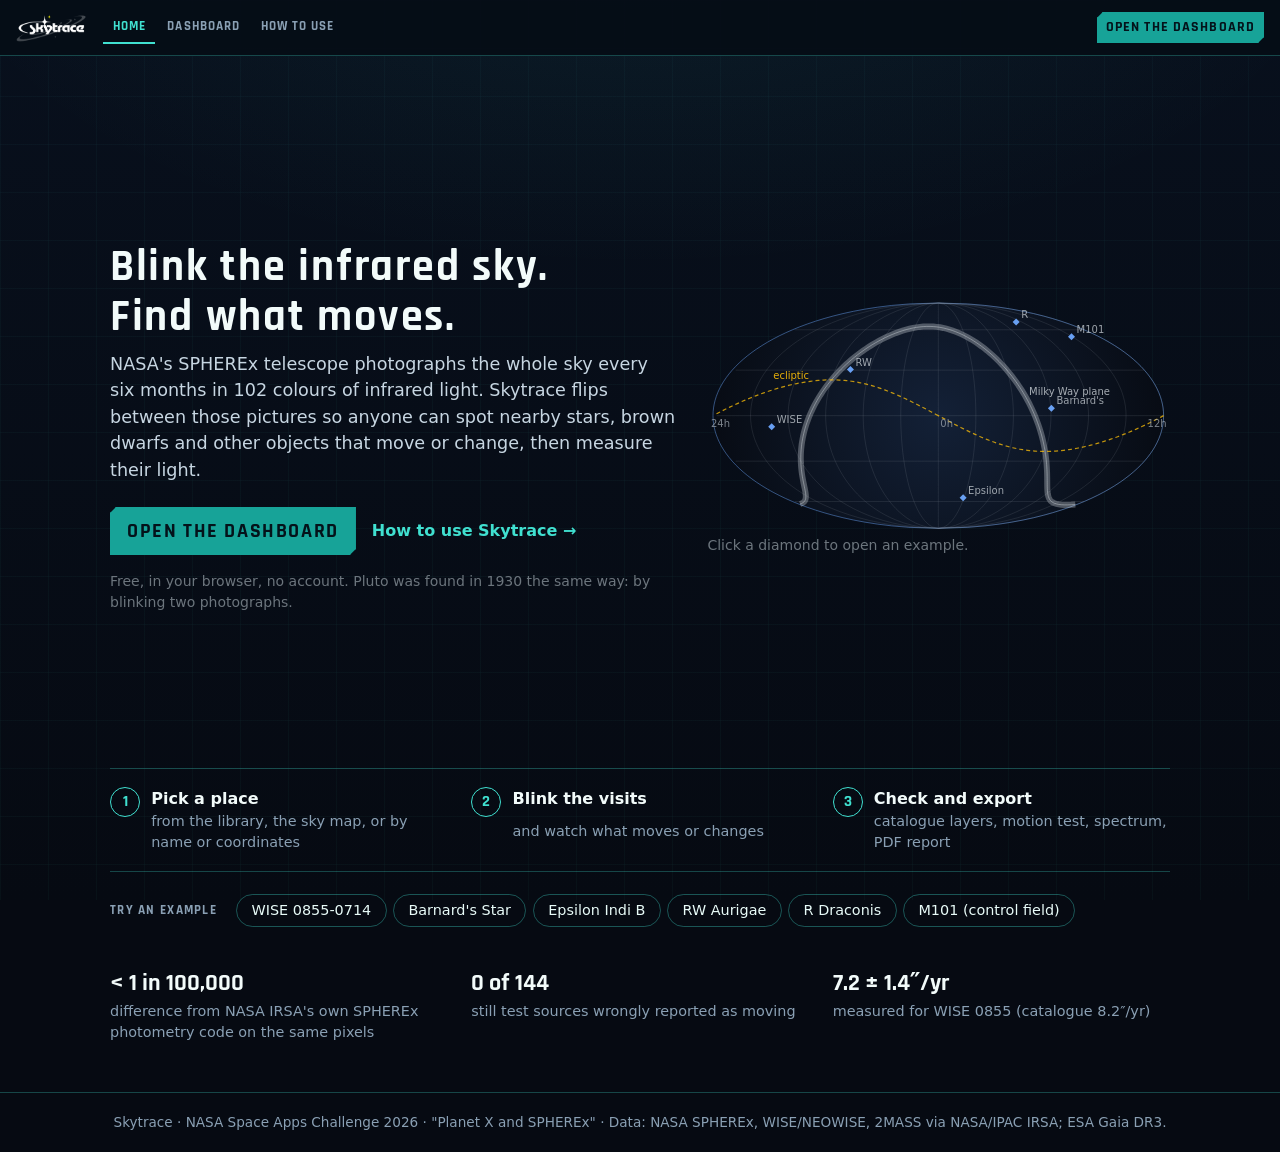
<file: frontend/home.html>
<!DOCTYPE html>
<html lang="en" data-bs-theme="dark">
<!-- Skytrace, team Skytrace, NASA Space Apps Challenge 2026 ("Planet X and SPHEREx"). Data: NASA SPHEREx via IRSA. -->
<head>
<meta charset="utf-8">
<meta name="viewport" content="width=device-width, initial-scale=1">
<title>Skytrace: blink SPHEREx's infrared sky and find what moves</title>
<meta name="description" content="Compare NASA SPHEREx infrared images of any patch of sky over time to find moving and changing objects, and measure their light in 102 colours.">
<link rel="icon" href="assets/favicon.svg" type="image/svg+xml">
<script>
  // Links made before the site had a home page pointed at "/?field=…" or "/?ra=…": send them to the dashboard.
  if (/[?&](field|ra|dec|embed|folder)=/.test(location.search)) location.replace('app.html' + location.search + location.hash);
</script>
<link rel="stylesheet" href="vendor/bootstrap.min.css">
<link rel="stylesheet" href="style.css">
<link rel="stylesheet" href="hud.css">
<link rel="stylesheet" href="site.css">
</head>
<body>
<header class="st-appbar" role="banner">
  <a class="st-brand" href="home.html" title="Skytrace home"><img src="assets/logo.png" srcset="assets/logo@2x.png 2x" alt="Skytrace" height="34"></a>
  <nav class="st-pages" aria-label="Pages"><a href="home.html" class="active" aria-current="page">Home</a><a href="app.html">Dashboard</a><a href="guide.html">How to use</a></nav>
  <div class="st-appbar-right"><a class="btn btn-sm btn-info" href="app.html">Open the dashboard</a></div>
</header>

<main class="st-page st-home">
  <section class="st-hero">
    <div>
      <h1>Blink the infrared sky.<br>Find what moves.</h1>
      <p class="lead">NASA's SPHEREx telescope photographs the whole sky every six months in 102 colours of infrared light. Skytrace flips between those pictures so anyone can spot nearby stars, brown dwarfs and other objects that move or change, then measure their light.</p>
      <div class="d-flex gap-3 align-items-center flex-wrap mt-4">
        <a class="btn btn-info btn-lg" href="app.html">Open the dashboard</a>
        <a class="st-link" href="guide.html">How to use Skytrace →</a>
      </div>
      <p class="small text-secondary mt-3 mb-0">Free, in your browser, no account. Pluto was found in 1930 the same way: by blinking two photographs.</p>
    </div>
    <div>
      <canvas id="homeSky" class="st-skyart d-block" role="img" aria-label="All-sky map with the example targets; click one to open it"></canvas>
      <div class="small text-secondary mt-1">Click a diamond to open an example.</div>
    </div>
  </section>

  <section class="st-strip3" aria-label="How it works">
    <div><span class="st-num">1</span><b>Pick a place</b><span>from the library, the sky map, or by name or coordinates</span></div>
    <div><span class="st-num">2</span><b>Blink the visits</b><span>and watch what moves or changes</span></div>
    <div><span class="st-num">3</span><b>Check and export</b><span>catalogue layers, motion test, spectrum, PDF report</span></div>
  </section>

  <section class="st-examples" aria-label="Examples">
    <span class="st-examples-label">Try an example</span>
    <span id="homeTargets"></span>
  </section>

  <section class="st-facts" aria-label="Checks">
    <div><b>&lt; 1 in 100,000</b><span>difference from NASA IRSA's own SPHEREx photometry code on the same pixels</span></div>
    <div><b>0 of 144</b><span>still test sources wrongly reported as moving</span></div>
    <div><b>7.2 ± 1.4″/yr</b><span>measured for WISE 0855 (catalogue 8.2″/yr)</span></div>
  </section>
</main>
<footer class="st-footer">Skytrace · NASA Space Apps Challenge 2026 · "Planet X and SPHEREx" · Data: NASA SPHEREx, WISE/NEOWISE, 2MASS via NASA/IPAC IRSA; ESA Gaia DR3.</footer>

<script src="config.js"></script>
<script src="journey.js"></script>
<script>
(async function () {
  const BLURB = {
    wise0855: 'A fast-moving brown dwarf: one of the coldest known. Brightest in SPHEREx’s longest wavelengths.',
    barnard: 'The fastest-moving star in the sky, 10.4″ a year (Gaia DR3).',
    epsindib: 'A pair of brown dwarfs orbiting a nearby star, moving 4.7″ a year.',
    rwaur: 'A young variable star, so bright that SPHEREx saturates on it in most images.',
    rdra: 'A pulsating red giant (a Mira variable) close to the north ecliptic pole, where SPHEREx looks very often.',
    m101: 'Control field: the spot used in IRSA’s SPHEREx cutout tutorial.',
  };
  let idx = { fields: [] };
  try { idx = await (await fetch('data/index.json', { cache: 'no-cache' })).json(); } catch (e) { /* offline */ }
  const ready = (idx.fields || []).filter((f) => BLURB[f.key]);
  document.getElementById('homeTargets').innerHTML = ready.map((f) => `<a class="st-pill" href="app.html?field=${encodeURIComponent(f.key)}" title="${BLURB[f.key]}">${f.name}</a>`).join('');
  if (window.SkyJourney) {
    SkyJourney.attach(document.getElementById('homeSky'), { labels: true, onPick: (ra, dec) => {
      let best = null, bd = 1e9;
      for (const f of ready) { const d = Math.hypot((f.ra - ra) * Math.cos(dec * Math.PI / 180), f.dec - dec); if (d < bd) { bd = d; best = f; } }
      location.href = best && bd < 12 ? `app.html?field=${encodeURIComponent(best.key)}` : `app.html?ra=${ra.toFixed(4)}&dec=${dec.toFixed(4)}`;
    } });
    SkyJourney.setFields(ready.map((f) => ({ ...f, user: false })));
  }
})();
</script>
</body>
</html>
</file>
<file: frontend/hud.css>
/* Skytrace console theme: a starship-bridge look for the panels, controls and frames around the sky viewer.
   The sky image canvas itself is never covered: all decoration sits in borders, headers and margins.
   Font: Rajdhani (Indian Type Foundry, SIL Open Font License 1.1, vendor/fonts/RAJDHANI-OFL.txt). */
@font-face { font-family: "Rajdhani"; font-weight: 500; font-display: swap; src: url("vendor/fonts/rajdhani-latin-500-normal.woff2") format("woff2"); }
@font-face { font-family: "Rajdhani"; font-weight: 600; font-display: swap; src: url("vendor/fonts/rajdhani-latin-600-normal.woff2") format("woff2"); }
@font-face { font-family: "Rajdhani"; font-weight: 700; font-display: swap; src: url("vendor/fonts/rajdhani-latin-700-normal.woff2") format("woff2"); }

:root {
  --hud-bg: #070b14;
  --hud-panel: rgba(10, 20, 34, .92);
  --hud-panel-2: rgba(14, 30, 48, .9);
  --hud-line: rgba(64, 224, 208, .28);
  --hud-cyan: #40e0d0;
  --hud-cyan-dim: #1d8f86;
  --hud-amber: #ffb703;
  --hud-text: #d7e3ee;
  --hud-muted: #8aa0b4;
  --hud-font: "Rajdhani", "Segoe UI", system-ui, sans-serif;
  --bs-body-bg: var(--hud-bg);
  --bs-link-color: #6fe7dd; --bs-link-color-rgb: 111, 231, 221; --bs-link-hover-color: #a8f3ec;
}

/* ---------- ship hull background: deep space blue with a faint panel grid ---------- */
html { background: #060a12; }
body {
  background:
    radial-gradient(1200px 600px at 50% -10%, rgba(64, 224, 208, .07), transparent 60%),
    linear-gradient(rgba(64, 224, 208, .035) 1px, transparent 1px) 0 0 / 48px 48px,
    linear-gradient(90deg, rgba(64, 224, 208, .035) 1px, transparent 1px) 0 0 / 48px 48px,
    linear-gradient(180deg, #08101d 0%, #060a12 100%);
  background-attachment: fixed;
  color: var(--hud-text);
}

/* ---------- command bar ---------- */
.st-nav {
  background: linear-gradient(180deg, rgba(13, 28, 46, .97), rgba(9, 18, 31, .97)) !important;
  border-bottom: 1px solid var(--hud-line) !important;
  box-shadow: 0 1px 0 rgba(64, 224, 208, .12), 0 8px 24px rgba(0, 0, 0, .35);
  position: relative;
}
.st-nav::after {               /* amber accent strip under the bar */
  content: ""; position: absolute; left: 50%; bottom: -1px; width: 220px; height: 2px; transform: translateX(-50%);
  background: linear-gradient(90deg, transparent, var(--hud-amber), transparent);
}
.st-nav .navbar-brand { font-family: var(--hud-font); font-weight: 700; letter-spacing: .14em; text-transform: uppercase; color: #eafffb; }
.st-nav .text-secondary { font-family: var(--hud-font); letter-spacing: .08em; text-transform: uppercase; font-size: .8rem; }
.hud-readout {
  font-family: var(--hud-font); font-weight: 600; letter-spacing: .12em; text-transform: uppercase; font-size: .78rem;
  color: var(--hud-muted); border: 1px solid var(--hud-line); padding: .15rem .7rem; background: rgba(4, 12, 22, .6);
  clip-path: polygon(8px 0, 100% 0, calc(100% - 8px) 100%, 0 100%); white-space: nowrap;
}
.hud-readout b { color: var(--hud-cyan); font-weight: 700; }

/* ---------- console panels (cards) ---------- */
.card {
  --hud-c: rgba(64, 224, 208, .75);
  background:
    linear-gradient(var(--hud-c), var(--hud-c)) top left / 14px 1.5px no-repeat,
    linear-gradient(var(--hud-c), var(--hud-c)) top left / 1.5px 14px no-repeat,
    linear-gradient(var(--hud-c), var(--hud-c)) top right / 14px 1.5px no-repeat,
    linear-gradient(var(--hud-c), var(--hud-c)) top right / 1.5px 14px no-repeat,
    linear-gradient(var(--hud-c), var(--hud-c)) bottom left / 14px 1.5px no-repeat,
    linear-gradient(var(--hud-c), var(--hud-c)) bottom left / 1.5px 14px no-repeat,
    linear-gradient(var(--hud-c), var(--hud-c)) bottom right / 14px 1.5px no-repeat,
    linear-gradient(var(--hud-c), var(--hud-c)) bottom right / 1.5px 14px no-repeat,
    linear-gradient(180deg, var(--hud-panel-2), var(--hud-panel));
  border: 1px solid rgba(64, 224, 208, .14);
  border-radius: 2px;
  box-shadow: inset 0 0 0 1px rgba(0, 0, 0, .35), 0 6px 20px rgba(0, 0, 0, .25);
}
.card-header {
  background: linear-gradient(90deg, rgba(64, 224, 208, .13), rgba(64, 224, 208, .02) 70%) !important;
  border-bottom: 1px solid var(--hud-line) !important;
  border-left: 3px solid var(--hud-amber);
  border-radius: 0 !important;
  font-family: var(--hud-font); font-weight: 700 !important; letter-spacing: .14em; text-transform: uppercase;
  font-size: .82rem !important; color: #e8fbf8;
}
.card-header .text-secondary { color: var(--hud-muted) !important; letter-spacing: .06em; }
.card-body .form-label, .st-side label.small, .st-side .small.text-secondary:not(.form-text) { letter-spacing: .02em; }

/* tabs inside panel headers */
.card-header-tabs .nav-link {
  font-family: var(--hud-font); font-weight: 700; letter-spacing: .1em; text-transform: uppercase; font-size: .78rem;
  color: var(--hud-muted); border: 0 !important; border-bottom: 2px solid transparent !important; background: transparent !important;
}
.card-header-tabs .nav-link:hover { color: #e8fbf8; }
.card-header-tabs .nav-link.active { color: var(--hud-cyan); border-bottom-color: var(--hud-cyan) !important; }

/* ---------- buttons: angled console keys ---------- */
.btn {
  font-family: var(--hud-font); font-weight: 700; letter-spacing: .08em; text-transform: uppercase;
  border-radius: 0 !important;
  clip-path: polygon(6px 0, 100% 0, 100% calc(100% - 6px), calc(100% - 6px) 100%, 0 100%, 0 6px);
}
.btn-close { clip-path: none; }
.btn-primary, .btn-info {
  --bs-btn-bg: #17a398; --bs-btn-border-color: #17a398; --bs-btn-color: #04121a;
  --bs-btn-hover-bg: #40e0d0; --bs-btn-hover-border-color: #40e0d0; --bs-btn-hover-color: #04121a;
  --bs-btn-active-bg: #40e0d0; --bs-btn-active-border-color: #40e0d0; --bs-btn-active-color: #04121a;
}
.btn-outline-info, .btn-outline-light, .btn-outline-secondary {
  --bs-btn-color: #bfeee9; --bs-btn-border-color: rgba(64, 224, 208, .45); --bs-btn-bg: rgba(10, 30, 44, .55);
  --bs-btn-hover-bg: rgba(64, 224, 208, .18); --bs-btn-hover-border-color: var(--hud-cyan); --bs-btn-hover-color: #fff;
  --bs-btn-active-bg: #17a398; --bs-btn-active-border-color: #40e0d0; --bs-btn-active-color: #04121a;
}
.btn-check:checked + .btn, .btn.active { background: #17a398 !important; border-color: #40e0d0 !important; color: #04121a !important; }
.btn-warning { --bs-btn-bg: var(--hud-amber); --bs-btn-border-color: var(--hud-amber); --bs-btn-color: #1a1200; --bs-btn-hover-bg: #ffc93c; --bs-btn-hover-border-color: #ffc93c; }
.btn-success { --bs-btn-bg: #2fb67c; --bs-btn-border-color: #2fb67c; }

/* ---------- inputs ---------- */
.form-control, .form-select {
  background-color: rgba(3, 10, 18, .85); border-color: rgba(64, 224, 208, .3); border-radius: 0; color: #e6f6f4;
}
.form-control:focus, .form-select:focus { border-color: var(--hud-cyan); box-shadow: 0 0 0 .15rem rgba(64, 224, 208, .2); background-color: rgba(3, 10, 18, .95); color: #fff; }
.input-group .btn { clip-path: polygon(0 0, 100% 0, 100% calc(100% - 6px), calc(100% - 6px) 100%, 0 100%); }

/* switches: square console toggles */
.form-switch .form-check-input {
  border-radius: 0; background-color: rgba(3, 10, 18, .9); border-color: rgba(64, 224, 208, .45);
  --bs-form-switch-bg: url("data:image/svg+xml,%3csvg xmlns='http://www.w3.org/2000/svg' viewBox='-4 -4 8 8'%3e%3crect x='-2.6' y='-2.6' width='5.2' height='5.2' fill='%238aa0b4'/%3e%3c/svg%3e");
}
.form-switch .form-check-input:checked {
  background-color: #17a398; border-color: var(--hud-cyan);
  --bs-form-switch-bg: url("data:image/svg+xml,%3csvg xmlns='http://www.w3.org/2000/svg' viewBox='-4 -4 8 8'%3e%3crect x='-2.6' y='-2.6' width='5.2' height='5.2' fill='%23eafffb'/%3e%3c/svg%3e");
}
.form-check-input:focus { box-shadow: 0 0 0 .15rem rgba(64, 224, 208, .25); }

/* ---------- sliders: tick-marked scale with a star knob ---------- */
.form-range { height: 1.4rem; }
.form-range::-webkit-slider-runnable-track {
  height: 6px; border-radius: 0; background:
    repeating-linear-gradient(90deg, rgba(64, 224, 208, .55) 0 1px, transparent 1px 10%) center / 100% 6px no-repeat,
    linear-gradient(90deg, rgba(64, 224, 208, .35), rgba(64, 224, 208, .12)) center / 100% 2px no-repeat;
}
.form-range::-moz-range-track {
  height: 6px; border-radius: 0; background:
    repeating-linear-gradient(90deg, rgba(64, 224, 208, .55) 0 1px, transparent 1px 10%) center / 100% 6px no-repeat,
    linear-gradient(90deg, rgba(64, 224, 208, .35), rgba(64, 224, 208, .12)) center / 100% 2px no-repeat;
}
.form-range::-webkit-slider-thumb {
  -webkit-appearance: none; appearance: none; width: 20px; height: 20px; margin-top: -7px; border: 0; border-radius: 0;
  background: url("data:image/svg+xml,%3csvg xmlns='http://www.w3.org/2000/svg' viewBox='0 0 24 24'%3e%3cpath d='M12 1.5l2.9 6.6 7.1.6-5.4 4.7 1.6 7-6.2-3.7-6.2 3.7 1.6-7L2 8.7l7.1-.6z' fill='%23ffd166' stroke='%23fff3c4' stroke-width='.8'/%3e%3c/svg%3e") center / contain no-repeat;
  filter: drop-shadow(0 0 4px rgba(255, 209, 102, .75)); transition: transform .12s;
}
.form-range::-moz-range-thumb {
  width: 20px; height: 20px; border: 0; border-radius: 0; background-color: transparent;
  background: url("data:image/svg+xml,%3csvg xmlns='http://www.w3.org/2000/svg' viewBox='0 0 24 24'%3e%3cpath d='M12 1.5l2.9 6.6 7.1.6-5.4 4.7 1.6 7-6.2-3.7-6.2 3.7 1.6-7L2 8.7l7.1-.6z' fill='%23ffd166' stroke='%23fff3c4' stroke-width='.8'/%3e%3c/svg%3e") center / contain no-repeat;
  filter: drop-shadow(0 0 4px rgba(255, 209, 102, .75));
}
.form-range:hover::-webkit-slider-thumb, .form-range:focus::-webkit-slider-thumb { transform: scale(1.18) rotate(18deg); }
.form-range:focus { box-shadow: none; }
.form-range:focus::-webkit-slider-thumb { box-shadow: none; filter: drop-shadow(0 0 7px rgba(255, 209, 102, 1)); }

/* ---------- the viewer bay: frame OUTSIDE the sky image ---------- */
.hud-scope {
  --b: rgba(64, 224, 208, .9);
  position: relative; max-width: 664px; margin: 0 auto; padding: 12px;
  background:
    linear-gradient(var(--b), var(--b)) top left / 26px 2px no-repeat,
    linear-gradient(var(--b), var(--b)) top left / 2px 26px no-repeat,
    linear-gradient(var(--b), var(--b)) top right / 26px 2px no-repeat,
    linear-gradient(var(--b), var(--b)) top right / 2px 26px no-repeat,
    linear-gradient(var(--b), var(--b)) bottom left / 26px 2px no-repeat,
    linear-gradient(var(--b), var(--b)) bottom left / 2px 26px no-repeat,
    linear-gradient(var(--b), var(--b)) bottom right / 26px 2px no-repeat,
    linear-gradient(var(--b), var(--b)) bottom right / 2px 26px no-repeat,
    /* side scales (in the 12 px margin only) */
    repeating-linear-gradient(180deg, rgba(64, 224, 208, .45) 0 1px, transparent 1px 24px) left 4px top 40px / 5px calc(100% - 80px) no-repeat,
    repeating-linear-gradient(180deg, rgba(64, 224, 208, .45) 0 1px, transparent 1px 24px) right 4px top 40px / 5px calc(100% - 80px) no-repeat;
}
.hud-scope .st-viewer { border-color: rgba(64, 224, 208, .35); box-shadow: 0 0 0 1px rgba(0, 0, 0, .6), 0 0 30px rgba(64, 224, 208, .08); }
.hud-scope::before, .hud-scope::after {   /* small amber markers on the top and bottom edge, outside the image */
  content: ""; position: absolute; left: 50%; width: 46px; height: 2px; transform: translateX(-50%); background: var(--hud-amber); opacity: .85;
}
.hud-scope::before { top: 4px; } .hud-scope::after { bottom: 4px; }

#fieldTitle { font-family: var(--hud-font); font-weight: 700; letter-spacing: .1em; text-transform: uppercase; color: #eafffb; }
#frameLabel { font-family: var(--hud-font); font-size: 1.02rem; letter-spacing: .05em; color: var(--hud-cyan); }

/* readouts and strips */
.st-readout { background: rgba(3, 10, 18, .8); border: 1px solid rgba(64, 224, 208, .22); border-left: 2px solid var(--hud-cyan-dim); border-radius: 0; }
.st-filmstrip button { border-radius: 0; border-color: rgba(64, 224, 208, .3); background: rgba(3, 10, 18, .8); font-family: var(--hud-font); font-weight: 600; letter-spacing: .06em; }
.st-filmstrip button.active { border-color: var(--hud-cyan); background: rgba(23, 163, 152, .35); }
#skyMap { border: 1px solid rgba(64, 224, 208, .18); }

/* tables */
.table { --bs-table-bg: transparent; }
.table thead th, .table > :not(caption) > * > th {
  font-family: var(--hud-font); font-weight: 700; letter-spacing: .06em; font-size: .8rem;
  color: var(--hud-cyan); border-bottom-color: var(--hud-line);
}

/* status badge: lamp */
#modeBadge { border-radius: 0; font-family: var(--hud-font); font-weight: 700; letter-spacing: .1em; text-transform: uppercase; padding: .35em .7em .35em 1.5em; position: relative; }
#modeBadge::before { content: ""; position: absolute; left: .55em; top: 50%; width: .5em; height: .5em; margin-top: -.25em; background: currentColor; box-shadow: 0 0 6px currentColor; }
#modeBadge.text-bg-success { background: rgba(47, 182, 124, .15) !important; color: #5ff0a8 !important; border: 1px solid rgba(95, 240, 168, .5); }
#modeBadge.text-bg-secondary { background: rgba(255, 183, 3, .1) !important; color: var(--hud-amber) !important; border: 1px solid rgba(255, 183, 3, .45); }
@media (prefers-reduced-motion: no-preference) {
  #modeBadge.text-bg-success::before { animation: hud-blink 2.4s ease-in-out infinite; }
}
@keyframes hud-blink { 0%, 100% { opacity: 1; } 50% { opacity: .35; } }

/* modals */
.modal-content { background: linear-gradient(180deg, #0e1e30, #0a1422); border: 1px solid var(--hud-line); border-radius: 0; border-top: 2px solid var(--hud-cyan); }
.modal-header { border-bottom-color: var(--hud-line); }
.modal-title { font-family: var(--hud-font); font-weight: 700; letter-spacing: .12em; text-transform: uppercase; }
.modal-footer { border-top-color: var(--hud-line); }

/* scrollbars */
* { scrollbar-color: rgba(64, 224, 208, .35) rgba(3, 10, 18, .6); }

/* embed mode keeps the plain look around the viewer */
body.embed { background: #05070b; }

/* never upper-case scientific symbols (λ, µm): keep their case */
.hud-keepcase { text-transform: none !important; }

/* ---------- in-panel help ---------- */
.hud-help-btn { position: absolute; top: 6px; right: 8px; z-index: 3; width: 22px; height: 22px; line-height: 20px; padding: 0;
  border: 1px solid rgba(64, 224, 208, .55); background: rgba(3, 10, 18, .85); color: var(--hud-cyan); font-weight: 700; font-size: .8rem;
  border-radius: 50%; cursor: pointer; }
.hud-help-btn:hover, .hud-help-btn.active { background: var(--hud-cyan); color: #04121a; }
.hud-help { margin: .5rem .75rem 0; padding: .55rem .7rem; border: 1px solid rgba(64, 224, 208, .3); border-left: 3px solid var(--hud-cyan);
  background: rgba(4, 16, 28, .92); color: #d7e3ee; line-height: 1.45; }
.hud-help ul { padding-left: 1.1rem; margin: .3rem 0 0; } .hud-help li { margin-bottom: .2rem; }
.card-header { padding-right: 2.2rem !important; }
/* ---------- alternative image source over the viewer ---------- */
.st-srcview { position: absolute; inset: 0; z-index: 4; background: #000; }

/* =====================================================================================
   Console layout: search bar on top, then three panes that fill the window height.
   Left rail = controls (collapsible sections), centre = the image, right = data tabs.
   Each pane scrolls on its own, so nothing is pushed below the fold and no space is wasted.
   ===================================================================================== */
:root { --nav-h: 58px; --cmd-h: 50px; --rail-w: 300px; --data-w: clamp(360px, 30vw, 520px); }
.st-cmd { background: linear-gradient(180deg, rgba(9, 20, 33, .96), rgba(7, 14, 24, .96)); border-bottom: 1px solid var(--hud-line); position: relative; }
.st-cmd-row { display: flex; align-items: center; gap: .5rem; flex-wrap: wrap; }
.st-cmd-coord { flex: 1 1 340px; max-width: 460px; }
.st-cmd-coord .input-group-text { font-family: var(--hud-font); font-weight: 700; letter-spacing: .08em; text-transform: uppercase; font-size: .72rem;
  background: rgba(64, 224, 208, .1); border-color: rgba(64, 224, 208, .3); color: var(--hud-muted); border-radius: 0; }
.st-cmd-name { flex: 0 1 150px; }
.st-cmd-targets { flex: 1 1 auto; }
.st-cmd-explore { flex: 0 1 300px; }
#coordMsg:empty { display: none; }
.st-cmd .hud-help-btn { top: 12px; right: 10px; }
.st-cmd { padding-right: 2.6rem !important; }

.st-console { display: grid; grid-template-columns: var(--rail-w) minmax(0, 1fr) var(--data-w); gap: .75rem; padding: .75rem; }
.st-console.rail-hidden { grid-template-columns: minmax(0, 1fr) var(--data-w); }
.st-console.rail-hidden .st-rail { display: none; }

/* pane chrome (same corner-bracket look as the old cards) */
.st-rail, .st-stage, .st-data {
  --hud-c: rgba(64, 224, 208, .75);
  background:
    linear-gradient(var(--hud-c), var(--hud-c)) top left / 14px 1.5px no-repeat,
    linear-gradient(var(--hud-c), var(--hud-c)) top left / 1.5px 14px no-repeat,
    linear-gradient(var(--hud-c), var(--hud-c)) top right / 14px 1.5px no-repeat,
    linear-gradient(var(--hud-c), var(--hud-c)) top right / 1.5px 14px no-repeat,
    linear-gradient(var(--hud-c), var(--hud-c)) bottom left / 14px 1.5px no-repeat,
    linear-gradient(var(--hud-c), var(--hud-c)) bottom left / 1.5px 14px no-repeat,
    linear-gradient(var(--hud-c), var(--hud-c)) bottom right / 14px 1.5px no-repeat,
    linear-gradient(var(--hud-c), var(--hud-c)) bottom right / 1.5px 14px no-repeat,
    linear-gradient(180deg, var(--hud-panel-2), var(--hud-panel));
  border: 1px solid rgba(64, 224, 208, .14); position: relative; min-width: 0;
}

/* left rail */
.st-rail { display: flex; flex-direction: column; }
.st-rail-head { display: flex; justify-content: space-between; align-items: center; padding: .45rem .6rem .45rem .75rem;
  border-bottom: 1px solid var(--hud-line); border-left: 3px solid var(--hud-amber);
  font-family: var(--hud-font); font-weight: 700; letter-spacing: .14em; text-transform: uppercase; font-size: .82rem; color: #e8fbf8;
  background: linear-gradient(90deg, rgba(64, 224, 208, .13), rgba(64, 224, 208, .02) 70%); }
.st-acc { --bs-accordion-bg: transparent; --bs-accordion-border-color: var(--hud-line); --bs-accordion-border-radius: 0; --bs-accordion-inner-border-radius: 0;
  --bs-accordion-btn-padding-y: .5rem; --bs-accordion-btn-padding-x: .75rem; --bs-accordion-body-padding-x: .75rem; --bs-accordion-body-padding-y: .6rem;
  --bs-accordion-active-bg: rgba(64, 224, 208, .1); --bs-accordion-active-color: var(--hud-cyan); --bs-accordion-btn-focus-box-shadow: 0 0 0 .15rem rgba(64, 224, 208, .2);
  --bs-accordion-btn-color: #e8fbf8; }
.st-acc .accordion-item { border-left: 0; border-right: 0; position: relative; }
.st-acc .accordion-button { font-family: var(--hud-font); font-weight: 700; letter-spacing: .14em; text-transform: uppercase; font-size: .82rem; padding-right: 3.2rem; }
.st-acc .accordion-button::after { position: absolute; right: .7rem; }
.st-acc .accordion-item > .hud-help-btn { top: 7px; right: 2.3rem; }

/* centre stage */
.st-stage { padding: .75rem .9rem; display: flex; flex-direction: column; }
.st-stage-head { display: flex; justify-content: space-between; align-items: flex-start; gap: .75rem; margin-bottom: .4rem; padding-right: 1.8rem; }
.st-stage-title { min-width: 0; flex: 1 1 auto; }
.st-titleblock { min-width: 0; }
.st-titleblock .small { font-size: .8rem; line-height: 1.3; }
.st-srcgroup { flex: 0 0 auto; }
.st-caption { display: flex; justify-content: space-between; align-items: baseline; gap: .75rem; flex-wrap: wrap; margin-top: .35rem; padding: 0 .2rem; }
@media (max-width: 1599.98px) { .st-stage-head { flex-wrap: wrap; } .st-srcgroup { margin: 0 auto; } }
.st-stage-title { display: flex; gap: .6rem; align-items: flex-start; }
.st-stage .hud-scope { width: 100%; max-width: clamp(320px, calc(100vh - 430px), 820px); }
.st-stage .st-viewer { max-width: none; }
.st-transport { display: flex; align-items: center; gap: .5rem; flex-wrap: wrap; margin-top: .5rem; }
.st-readouts { display: grid; grid-template-columns: 7fr 5fr; gap: .5rem; }
.st-stage .st-readout { min-height: 2.6rem; padding: .3rem .5rem; }
.st-stage-head .fs-5 { font-size: 1.1rem !important; }
.st-strip { border-top: 1px solid var(--hud-line); padding-top: .4rem; position: relative; }
.st-strip-head { display: flex; justify-content: space-between; font-family: var(--hud-font); font-weight: 700; letter-spacing: .1em; text-transform: uppercase; color: #e8fbf8; padding-right: 1.8rem; }
.st-strip > .hud-help-btn { top: 4px; right: 0; }
.st-strip > .hud-help { margin: .3rem 0; }

/* right data pane */
.st-data { display: flex; flex-direction: column; }
.st-data-tabs { flex-wrap: wrap; border-bottom: 1px solid var(--hud-line); padding: .25rem .4rem 0; gap: 0 .1rem;
  background: linear-gradient(90deg, rgba(64, 224, 208, .13), rgba(64, 224, 208, .02) 70%); border-left: 3px solid var(--hud-amber); }
.st-data-tabs .nav-link { font-family: var(--hud-font); font-weight: 700; letter-spacing: .05em; text-transform: uppercase; font-size: .76rem; padding: .35rem .42rem;
  color: var(--hud-muted); border: 0 !important; border-bottom: 2px solid transparent !important; background: transparent !important; border-radius: 0; }
.st-data-tabs .nav-link:hover { color: #e8fbf8; }
.st-data-tabs .nav-link.active { color: var(--hud-cyan); border-bottom-color: var(--hud-cyan) !important; }
.st-count { color: var(--hud-muted); font-weight: 600; letter-spacing: 0; }
.st-data-body { padding: .6rem .75rem; }
.st-data-body > .tab-pane { position: relative; padding-right: 1.7rem; }
.st-data-body > .tab-pane > .hud-help-btn { top: 0; right: 0; }
.st-data-body > .tab-pane > .hud-help { margin: 0 0 .5rem; }
.st-data .st-plot { height: clamp(260px, 42vh, 460px); }
.st-aladin { width: 100%; height: clamp(280px, 52vh, 560px); }
.st-share-grid { grid-template-columns: 1fr 1fr; }
.st-sticky th { position: sticky; top: 0; background: #0b1726; z-index: 1; }

/* Desktop: the three panes fill the window below the bars and scroll independently. */
@media (min-width: 1200px) {
  .st-cmd-row { flex-wrap: nowrap; }
  .st-cmd-targets { flex-wrap: nowrap !important; overflow-x: auto; min-width: 0; padding-bottom: 2px; scrollbar-width: thin; }
  .st-cmd-targets .btn { white-space: nowrap; flex: 0 0 auto; }
  .st-cmd-explore { flex: 0 0 250px; }
  .st-cmd-name { flex: 0 0 140px; }
  .st-cmd-coord { flex: 0 1 400px; }
  .st-console { flex: 1 1 auto; min-height: 0; }
  .st-rail, .st-stage, .st-data { min-height: 0; overflow: hidden; }
  .st-acc { overflow-y: auto; flex: 1 1 auto; }
  .st-stage { overflow-y: auto; }
  .st-data-body { overflow-y: auto; flex: 1 1 auto; }
  .st-console .tab-content > .tab-pane { min-height: 0; }
}
/* Laptop / tablet: controls and image side by side, data underneath; the page scrolls. */
@media (min-width: 768px) and (max-width: 1199.98px) {
  .st-console { grid-template-columns: 280px minmax(0, 1fr); }
  .st-console.rail-hidden { grid-template-columns: minmax(0, 1fr); }
  .st-data { grid-column: 1 / -1; }
  .st-acc { max-height: calc(100vh - 160px); overflow-y: auto; }
  .st-stage .hud-scope { max-width: 640px; }
}
/* Phone: one column. */
@media (max-width: 767.98px) {
  .st-console { grid-template-columns: minmax(0, 1fr); }
  .st-console.rail-hidden { grid-template-columns: minmax(0, 1fr); }
  .st-stage { order: -1; }
  .st-readouts { grid-template-columns: 1fr; }
}

/* embed mode: the image only */
body.embed .st-cmd, body.embed .st-rail, body.embed .st-data, body.embed .st-nav { display: none !important; }
body.embed .st-console { grid-template-columns: minmax(0, 1fr) !important; padding: 0; }

.st-transport { flex-wrap: nowrap; }
.st-transport #frameRange { flex: 1 1 160px; width: auto; min-width: 80px; }
.st-transport #speedRange { flex: 0 0 110px; }
.st-transport > label { white-space: nowrap; }
@media (max-width: 767.98px) { .st-transport { flex-wrap: wrap; } .st-srcgroup { flex-wrap: wrap; } }
.st-stage > * { flex-shrink: 0; }
.st-cmd-coord { min-width: 280px; }
</file>
<file: frontend/site.css>
/* =====================================================================================
   Skytrace pages: Home, Dashboard, How to use.
   Dashboard pattern (NASA Worldview / Google Earth / Material 3 large-screen layout):
   app bar on top; navigation drawer on the leading edge (Library); the image in the body;
   a standard side sheet on the trailing edge (Analysis). Drawer and sheet collapse.
   ===================================================================================== */
:root { --lib-w: 270px; --sheet-w: clamp(360px, 28vw, 500px); --bar-h: 56px; }

/* app bar (all pages) */
.st-appbar { display: flex; align-items: center; gap: 1rem; padding: .5rem 1rem; min-height: var(--bar-h);
  background: rgba(6, 13, 22, .96); border-bottom: 1px solid var(--hud-line); position: relative; z-index: 5; flex-wrap: wrap; }
.st-brand { display: flex; align-items: center; gap: .5rem; text-decoration: none; color: #e8fbf8; }
.st-brand-name { font-family: var(--hud-font); font-weight: 700; letter-spacing: .16em; text-transform: uppercase; font-size: 1.05rem; }
.st-pages { display: flex; gap: .15rem; }
.st-pages a { font-family: var(--hud-font); font-weight: 700; letter-spacing: .08em; text-transform: uppercase; font-size: .8rem;
  color: var(--hud-muted); text-decoration: none; padding: .35rem .6rem; border-bottom: 2px solid transparent; }
.st-pages a:hover { color: #e8fbf8; }
.st-pages a.active { color: var(--hud-cyan); border-bottom-color: var(--hud-cyan); }
.st-search { flex: 1 1 420px; max-width: 620px; position: relative; }
.st-search .st-size { flex: 0 0 auto; width: auto; max-width: 150px; }
.st-search-msg { position: absolute; left: 0; right: 0; top: 100%; margin-top: 2px; z-index: 6; }
.st-search-msg:not(:empty) { background: rgba(6, 13, 22, .97); border: 1px solid var(--hud-line); padding: .25rem .5rem; }
.st-search > .hud-help-btn { top: 4px; right: -1.9rem; }
.st-appbar-right { margin-left: auto; display: flex; align-items: center; gap: .5rem; }

/* dashboard shell */
.st-shell { display: grid; grid-template-columns: var(--lib-w) minmax(0, 1fr) var(--sheet-w); gap: .6rem; padding: .6rem; }
.st-shell.rail-hidden { grid-template-columns: minmax(0, 1fr) var(--sheet-w); }
.st-shell.sheet-hidden { grid-template-columns: var(--lib-w) minmax(0, 1fr); }
.st-shell.rail-hidden.sheet-hidden { grid-template-columns: minmax(0, 1fr); }
.st-shell.rail-hidden .st-library, .st-shell.sheet-hidden .st-data { display: none; }
.st-sheet-show { margin-left: .5rem; white-space: nowrap; }
.st-pane {
  --hud-c: rgba(64, 224, 208, .75);
  background:
    linear-gradient(var(--hud-c), var(--hud-c)) top left / 14px 1.5px no-repeat,
    linear-gradient(var(--hud-c), var(--hud-c)) top left / 1.5px 14px no-repeat,
    linear-gradient(var(--hud-c), var(--hud-c)) top right / 14px 1.5px no-repeat,
    linear-gradient(var(--hud-c), var(--hud-c)) top right / 1.5px 14px no-repeat,
    linear-gradient(var(--hud-c), var(--hud-c)) bottom left / 14px 1.5px no-repeat,
    linear-gradient(var(--hud-c), var(--hud-c)) bottom left / 1.5px 14px no-repeat,
    linear-gradient(var(--hud-c), var(--hud-c)) bottom right / 14px 1.5px no-repeat,
    linear-gradient(var(--hud-c), var(--hud-c)) bottom right / 1.5px 14px no-repeat,
    linear-gradient(180deg, var(--hud-panel-2), var(--hud-panel));
  border: 1px solid rgba(64, 224, 208, .14); min-width: 0; position: relative; display: flex; flex-direction: column; }
.st-pane-head { display: flex; justify-content: space-between; align-items: center; padding: .45rem .6rem .45rem .75rem;
  border-bottom: 1px solid var(--hud-line); border-left: 3px solid var(--hud-amber);
  font-family: var(--hud-font); font-weight: 700; letter-spacing: .14em; text-transform: uppercase; font-size: .82rem; color: #e8fbf8;
  background: linear-gradient(90deg, rgba(64, 224, 208, .13), rgba(64, 224, 208, .02) 70%); }
.st-pane-body { padding: .6rem .6rem .8rem; }
.st-sec-title { font-family: var(--hud-font); font-weight: 700; letter-spacing: .1em; text-transform: uppercase; font-size: .76rem; color: #e8fbf8; margin-bottom: .3rem; }
.st-skybox { position: relative; padding-right: 1.6rem; margin-bottom: .6rem; }
.st-skybox > .hud-help-btn { top: 0; right: 0; }

/* library folders */
.st-folders { position: relative; padding-right: 0; }
.st-folders > .hud-help-btn { top: -2px; right: 0; }
.st-folder { border-top: 1px solid var(--hud-line); }
.st-folder > summary { list-style: none; cursor: pointer; padding: .45rem .3rem; font-family: var(--hud-font); font-weight: 700; letter-spacing: .08em;
  text-transform: uppercase; font-size: .78rem; color: #e8fbf8; display: flex; align-items: center; gap: .4rem; }
.st-folder > summary::-webkit-details-marker { display: none; }
.st-folder > summary::before { content: '▸'; color: var(--hud-cyan); width: .8rem; transition: transform .15s; }
.st-folder[open] > summary::before { transform: rotate(90deg); }
.st-count { color: var(--hud-muted); font-weight: 600; letter-spacing: 0; font-size: .75rem; }
.st-list { list-style: none; margin: 0 0 .4rem; padding: 0; }
.st-list li { display: flex; align-items: stretch; }
.st-item { flex: 1 1 auto; min-width: 0; text-align: left; background: transparent; border: 0; border-left: 2px solid transparent; color: #d7e3ee;
  padding: .3rem .5rem .3rem 1.2rem; display: flex; flex-direction: column; }
.st-item:hover { background: rgba(64, 224, 208, .07); }
.st-item.active { border-left-color: var(--hud-cyan); background: rgba(64, 224, 208, .12); color: #fff; }
.st-item-name { white-space: nowrap; overflow: hidden; text-overflow: ellipsis; font-size: .86rem; }
.st-item-meta { font-size: .72rem; color: var(--hud-muted); white-space: nowrap; overflow: hidden; text-overflow: ellipsis; }
.st-item-tools { display: flex; align-items: center; }
.st-item-tools .btn { color: var(--hud-muted); }
.st-item-tools .btn:hover { color: #fff; }

/* stage */
.st-dash .st-stage { padding: .6rem .8rem; }
.st-dash .st-stage > * { flex-shrink: 0; }
.st-srcwrap { display: flex; align-items: center; flex-wrap: wrap; gap: .2rem; }
.st-layers { display: flex; flex-wrap: wrap; align-items: center; gap: .25rem; margin: .1rem 0 .4rem; position: relative; padding-right: 1.6rem; }
.st-layers > .hud-help-btn { top: 2px; right: 0; }
.st-layers > .hud-help { flex-basis: 100%; }
.st-layers-label { font-family: var(--hud-font); font-weight: 700; letter-spacing: .1em; text-transform: uppercase; font-size: .74rem; color: var(--hud-muted); margin-right: .2rem; }
.st-chip { border: 1px solid rgba(64, 224, 208, .3); color: #b9cbd8; border-radius: 999px !important; padding: .1rem .6rem; font-size: .78rem; }
.btn-check:checked + .st-chip { background: rgba(64, 224, 208, .2); border-color: var(--hud-cyan); color: #fff; }
.btn-check:checked + .st-chip::before { content: '✓ '; color: var(--hud-cyan); }
.st-dash .st-stage .hud-scope { width: 100%; max-width: clamp(320px, calc(100vh - 470px), 820px); margin: 0 auto; }
.st-dash .st-transport { display: flex; align-items: center; gap: .5rem; flex-wrap: nowrap; margin-top: .4rem; }
.st-dash .st-transport #frameRange { flex: 1 1 160px; width: auto; min-width: 80px; }
.st-dash .st-transport #speedRange { flex: 0 0 100px; width: 100px; }
.st-speedlab { white-space: nowrap; }
.st-transport { position: relative; padding-right: 1.6rem; }
.st-transport > .hud-help-btn { top: 2px; right: 0; }
.st-transport > .hud-help { position: absolute; top: 100%; left: 0; right: 0; z-index: 3; }
.st-toolbar { display: flex; flex-wrap: wrap; align-items: center; gap: .4rem; margin-top: .5rem; padding: .4rem 1.8rem .4rem .4rem;
  border: 1px solid var(--hud-line); background: rgba(64, 224, 208, .04); position: relative; }
.st-toolbar > .hud-help-btn { top: 6px; right: 4px; }
.st-toolbar > .hud-help { flex-basis: 100%; }
.st-tsel { width: auto; max-width: 270px; }
.st-diff { display: flex; align-items: center; gap: .3rem; }
.st-displaymenu { width: 320px; }
.st-modeopts > div:not(.d-none) { margin-top: .4rem; padding: .4rem; border: 1px dashed var(--hud-line); }
.st-dash .st-readouts { display: grid; grid-template-columns: 7fr 5fr; gap: .5rem; margin-top: .5rem; }
.st-dash .st-readout { min-height: 2.4rem; padding: .3rem .5rem; }

/* analysis sheet */
.st-dash .st-data-tabs { padding: .25rem .4rem 0; }
.st-dash .st-data-body { padding: .6rem .75rem; }

/* desktop: panes fill the window and scroll on their own */
@media (min-width: 1200px) {
  body.st-dash { height: 100vh; display: flex; flex-direction: column; overflow: hidden; }
  .st-dash .st-shell { flex: 1 1 auto; min-height: 0; }
  .st-dash .st-pane { min-height: 0; overflow: hidden; }
  .st-dash .st-pane-body, .st-dash .st-data-body { overflow-y: auto; flex: 1 1 auto; min-height: 0; }
  .st-dash .st-stage { overflow-y: auto; }
}
@media (min-width: 768px) and (max-width: 1199.98px) {
  .st-shell { grid-template-columns: 250px minmax(0, 1fr); }
  .st-shell.rail-hidden, .st-shell.rail-hidden.sheet-hidden { grid-template-columns: minmax(0, 1fr); }
  .st-shell .st-data { grid-column: 1 / -1; }
  .st-dash .st-stage .hud-scope { max-width: 640px; }
}
@media (max-width: 767.98px) {
  .st-shell, .st-shell.rail-hidden, .st-shell.sheet-hidden { grid-template-columns: minmax(0, 1fr); }
  .st-dash .st-stage { order: -1; }
  .st-dash .st-readouts { grid-template-columns: 1fr; }
  .st-dash .st-transport { flex-wrap: wrap; }
  .st-search { flex-basis: 100%; max-width: none; }
}
body.embed .st-appbar, body.embed .st-library, body.embed .st-data, body.embed .st-sheet-show { display: none !important; }
body.embed .st-shell { grid-template-columns: minmax(0, 1fr) !important; padding: 0; }

/* ---------- Home and How-to-use pages ---------- */
.st-page { max-width: 1100px; margin: 0 auto; padding: 2rem 1.25rem 3rem; }
.st-hero { display: grid; grid-template-columns: minmax(0, 1.1fr) minmax(0, .9fr); gap: 2rem; align-items: center; padding: 1.5rem 0 2rem; }
.st-hero h1 { font-family: var(--hud-font); font-weight: 700; letter-spacing: .04em; font-size: clamp(1.9rem, 3.4vw, 2.8rem); color: #f2fbfa; line-height: 1.15; }
.st-hero p.lead { color: #c7d6e2; font-size: 1.1rem; }
.st-hero .st-skyart { aspect-ratio: 2 / 1; width: 100%; }
.st-steps { display: grid; grid-template-columns: repeat(3, minmax(0, 1fr)); gap: 1rem; margin: 1rem 0 2rem; }
.st-card { border: 1px solid var(--hud-line); background: linear-gradient(180deg, var(--hud-panel-2), var(--hud-panel)); padding: 1rem 1.1rem; }
.st-card h3 { font-family: var(--hud-font); font-weight: 700; letter-spacing: .08em; text-transform: uppercase; font-size: .95rem; color: var(--hud-cyan); }
.st-card p { color: #c7d6e2; margin-bottom: 0; font-size: .95rem; }
.st-targets { display: grid; grid-template-columns: repeat(auto-fill, minmax(230px, 1fr)); gap: .8rem; margin-bottom: 2rem; }
.st-target { display: block; text-decoration: none; color: inherit; }
.st-target:hover { border-color: var(--hud-cyan); }
.st-target .st-tname { color: #f2fbfa; font-weight: 600; }
.st-target .st-tmeta { color: var(--hud-muted); font-size: .85rem; }
.st-section-title { font-family: var(--hud-font); font-weight: 700; letter-spacing: .12em; text-transform: uppercase; font-size: 1rem; color: #e8fbf8;
  border-left: 3px solid var(--hud-amber); padding-left: .6rem; margin: 2rem 0 .8rem; }
.st-prose { color: #c7d6e2; font-size: .98rem; line-height: 1.65; }
.st-prose h2 { font-family: var(--hud-font); font-weight: 700; letter-spacing: .08em; text-transform: uppercase; font-size: 1.15rem; color: #f2fbfa; margin-top: 2.2rem; border-left: 3px solid var(--hud-amber); padding-left: .6rem; scroll-margin-top: 1rem; }
.st-prose h3 { font-size: 1rem; color: var(--hud-cyan); margin-top: 1.3rem; font-weight: 600; scroll-margin-top: 1rem; }
.st-prose dt { color: #f2fbfa; font-weight: 600; margin-top: .5rem; }
.st-prose dd { margin-left: 1rem; }
.st-prose .st-tip { border-left: 3px solid var(--hud-cyan); background: rgba(64, 224, 208, .06); padding: .5rem .8rem; margin: .8rem 0; }
.st-prose .st-warn { border-left: 3px solid var(--hud-amber); background: rgba(255, 193, 7, .06); padding: .5rem .8rem; margin: .8rem 0; }
.st-prose kbd { font-size: .8rem; }
.st-guide { display: grid; grid-template-columns: 240px minmax(0, 1fr); gap: 2rem; }
.st-toc { position: sticky; top: 1rem; align-self: start; max-height: calc(100vh - 2rem); overflow-y: auto; font-size: .88rem; }
.st-toc a { display: block; color: var(--hud-muted); text-decoration: none; padding: .18rem 0 .18rem .6rem; border-left: 2px solid transparent; }
.st-toc a:hover { color: #fff; border-left-color: var(--hud-cyan); }
.st-toc .st-toc-h { font-family: var(--hud-font); font-weight: 700; letter-spacing: .1em; text-transform: uppercase; color: #e8fbf8; font-size: .78rem; margin: .8rem 0 .2rem; }
.st-footer { border-top: 1px solid var(--hud-line); color: var(--hud-muted); font-size: .85rem; padding: 1.2rem; text-align: center; }
@media (max-width: 900px) { .st-hero, .st-guide { grid-template-columns: 1fr; } .st-steps { grid-template-columns: 1fr; } .st-toc { position: static; max-height: none; } }
.st-stage-head { flex-wrap: wrap; }
.st-stage-head > .hud-help { flex-basis: 100%; }
.st-search > .hud-help { position: absolute; top: 100%; left: 0; right: 0; z-index: 7; margin-top: 2.2rem; }
body:not(.st-dash) { background-attachment: fixed; }
@media (max-width: 767.98px) { .st-search { padding-right: 1.9rem; } .st-search > .hud-help-btn { right: 0; } }

/* ---------- dashboard v3: bigger image, notes behind icons, side column fills the stage ---------- */
.st-stage-title { position: relative; display: flex; align-items: center; gap: .4rem; min-width: 0; }
.st-fieldname { font-family: var(--hud-font); font-weight: 700; letter-spacing: .1em; text-transform: uppercase; font-size: 1.05rem; color: #f2fbfa; margin: 0;
  white-space: nowrap; overflow: hidden; text-overflow: ellipsis; }
.st-ibtn { width: 20px; height: 20px; border-radius: 50%; border: 1px solid rgba(64, 224, 208, .55); background: transparent; color: var(--hud-cyan);
  font: 700 12px/1 var(--hud-font); padding: 0; flex: 0 0 auto; font-style: italic; }
.st-ibtn:hover, .st-ibtn[aria-expanded="true"] { background: rgba(64, 224, 208, .18); }
.st-ibtn-warn { border-color: rgba(255, 193, 7, .7); color: #ffc107; font-style: normal; background: rgba(255, 193, 7, .12); }
.st-pop { display: none; position: absolute; top: 100%; left: 0; margin-top: 6px; z-index: 8; max-width: 460px; padding: .5rem .7rem; font-size: .82rem;
  background: rgba(8, 18, 30, .98); border: 1px solid var(--hud-line); color: #d7e3ee; box-shadow: 0 6px 24px rgba(0, 0, 0, .5); }
.st-pop.show { display: block; }
.st-pop-warn { border-color: rgba(255, 193, 7, .6); color: #ffe08a; }
.st-dash .st-stage { container-type: inline-size; }
.st-imgrow { display: grid; grid-template-columns: minmax(0, 1fr); gap: .6rem; }
.st-imgcol { width: 100%; max-width: clamp(320px, calc(100vh - 235px), 980px); margin: 0 auto; }
.st-dash .st-stage .st-imgcol .hud-scope { max-width: none; width: 100%; }
.st-imgside { display: flex; flex-direction: column; gap: .4rem; min-width: 0; }
.st-imgside .st-caption { display: block; margin: 0; padding: 0; }
.st-imgside .st-readout { min-height: 2.4rem; padding: .3rem .5rem; }
@container (min-width: 600px) {
  /* image as large as the window allows; the side column keeps a compact width and the pair is centred */
  .st-imgrow { grid-template-columns: minmax(0, min(calc(100vh - 235px), calc(100cqw - 250px), 980px)) 240px; justify-content: center; align-items: start; }
  .st-imgcol { max-width: none; margin: 0; }
}
.st-filmrow { display: flex; align-items: center; gap: .6rem; flex-wrap: wrap; margin-top: .3rem; }
.st-filmrow .st-filmstrip { margin: 0; }
.st-about { font-size: .8rem; color: var(--hud-muted); margin-top: .4rem; }
.st-about > summary { cursor: pointer; color: var(--hud-cyan); list-style: none; }
.st-about > summary::before { content: 'ⓘ '; }
.st-about[open] > summary { margin-bottom: .2rem; }
.st-skybox > .st-sec-title { padding-right: 0; }
.st-viewcard { flex-direction: column; align-items: stretch; flex-wrap: nowrap; margin-top: 0; padding: .5rem; gap: .35rem; }
.st-viewcard > .st-sec-title { padding-right: 1.8rem; min-height: 1.4rem; display: flex; align-items: center; }
.st-viewcard .st-tsel { max-width: none; width: 100%; }
.st-viewcard #modeGroup { display: flex; flex-wrap: wrap; }
.st-viewcard #modeGroup .btn { flex: 1 1 auto; }
.st-viewcard .st-diffrow { display: flex; align-items: center; gap: .4rem; }
.st-viewcard .st-diffrow select { flex: 1 1 auto; }
.st-viewcard .dropdown > .btn { width: 100%; }
.st-dash .st-data .st-plot { height: clamp(300px, calc(100vh - 380px), 720px); }
.st-strip { margin-top: .6rem; }
.st-dash .st-transport { flex-wrap: wrap; row-gap: .3rem; }
.st-dash .st-transport .btn { white-space: nowrap; }
.st-speed { display: inline-flex; align-items: center; gap: .4rem; }
.st-subfolder { margin: 0 0 .2rem .4rem; }
.st-subfolder > summary { list-style: none; cursor: pointer; display: flex; align-items: center; gap: .3rem; padding: .25rem .3rem; font-size: .84rem; color: #e8fbf8; }
.st-subfolder > summary::-webkit-details-marker { display: none; }
.st-subfolder > summary .st-item-tools { visibility: hidden; }
.st-subfolder > summary:hover .st-item-tools, .st-subfolder > summary:focus-within .st-item-tools { visibility: visible; }
.st-list li .st-item-tools { visibility: hidden; }
.st-list li:hover .st-item-tools, .st-list li:focus-within .st-item-tools { visibility: visible; }
@media (hover: none) { .st-subfolder > summary .st-item-tools, .st-list li .st-item-tools { visibility: visible; } }
.st-export { --bs-offcanvas-width: 400px; background: rgba(7, 15, 26, .98); border-left: 1px solid var(--hud-line); color: #d7e3ee; }
.st-export .offcanvas-title { font-family: var(--hud-font); font-weight: 700; letter-spacing: .1em; text-transform: uppercase; font-size: .95rem; }
.st-exgroup { border-top: 1px solid var(--hud-line); padding: .5rem 0; }
.st-exgroup label { display: flex; gap: .45rem; align-items: flex-start; padding: .12rem 0; cursor: pointer; }
.st-exgroup input[type=checkbox] { margin-top: .2rem; accent-color: #40e0d0; }
.st-export-foot { padding: .75rem 1rem; border-top: 1px solid var(--hud-line); }
.st-export > .hud-help-btn { top: 12px; right: 44px; }
/* simpler home */
.st-home .st-hero { min-height: calc(100vh - 220px); padding-top: 2rem; }
.st-link { color: var(--hud-cyan); text-decoration: none; font-weight: 600; }
.st-link:hover { text-decoration: underline; }
.st-strip3 { display: grid; grid-template-columns: repeat(3, minmax(0, 1fr)); gap: 1.5rem; border-top: 1px solid var(--hud-line); border-bottom: 1px solid var(--hud-line); padding: 1.1rem 0; }
.st-strip3 > div { display: grid; grid-template-columns: auto 1fr; column-gap: .7rem; color: #c7d6e2; }
.st-strip3 b { color: #f2fbfa; }
.st-strip3 span:not(.st-num) { grid-column: 2; font-size: .9rem; color: var(--hud-muted); }
.st-num { grid-row: span 2; width: 30px; height: 30px; border-radius: 50%; border: 1px solid var(--hud-cyan); color: var(--hud-cyan); display: flex; align-items: center; justify-content: center; font-family: var(--hud-font); font-weight: 700; }
.st-examples { display: flex; flex-wrap: wrap; gap: .5rem; align-items: center; padding: 1.2rem 0; }
.st-examples-label { font-family: var(--hud-font); font-weight: 700; letter-spacing: .1em; text-transform: uppercase; font-size: .8rem; color: var(--hud-muted); margin-right: .5rem; }
.st-pill { display: inline-block; border: 1px solid rgba(64, 224, 208, .35); border-radius: 999px; padding: .3rem .9rem; color: #e8fbf8; text-decoration: none; font-size: .9rem; margin: .15rem .2rem; }
.st-pill:hover { border-color: var(--hud-cyan); background: rgba(64, 224, 208, .1); }
.st-facts { display: grid; grid-template-columns: repeat(3, minmax(0, 1fr)); gap: 1.5rem; padding: 1rem 0 0; }
.st-facts > div { display: flex; flex-direction: column; }
.st-facts b { font-family: var(--hud-font); font-size: 1.5rem; color: #f2fbfa; }
.st-facts span { color: var(--hud-muted); font-size: .9rem; }
@media (max-width: 900px) { .st-strip3, .st-facts { grid-template-columns: 1fr; } }
/* Plotly measures text in a hidden 9000 px box; keep it out of the page flow whatever happens to its own styles */
.js-plotly-tester { position: absolute !important; left: -10000px !important; top: -10000px !important; }
/* only the app bar and the panes take part in the dashboard's column layout */
body.st-dash > :not(.st-appbar):not(.st-shell) { flex: 0 0 auto; }
.st-export .offcanvas-body > .hud-help-btn { top: 4px; right: 8px; }

/* comparison with another survey: its note sits beside the picture, never on it; frame controls step aside */
.st-srccard { border: 1px solid rgba(64, 224, 208, .35); background: rgba(8, 24, 34, .7); padding: .55rem .6rem; }
.st-srccard #srcNote { color: #c9d6e2; line-height: 1.4; }
.st-stage.st-comparing .st-viewcard, .st-stage.st-comparing .st-modeopts, .st-stage.st-comparing #hoverReadout,
.st-stage.st-comparing #pinBox, .st-stage.st-comparing #saveHereBtn, .st-stage.st-comparing .st-caption { display: none !important; }
.st-stage.st-comparing .st-transport, .st-stage.st-comparing .st-filmrow, .st-stage.st-comparing .st-layers { opacity: .35; pointer-events: none; }
.st-imgside { container-type: inline-size; container-name: side; }
.st-viewcard #modeGroup { display: grid; grid-template-columns: 1fr 1fr; gap: 3px; }
.st-viewcard #modeGroup > label[for=m-custom] { grid-column: span 2; }
@container side (min-width: 290px) {
  .st-viewcard #modeGroup { grid-template-columns: 1fr 1fr 1fr; }
  .st-viewcard #modeGroup > label[for=m-exp] { grid-column: span 1; }
  .st-viewcard #modeGroup > label[for=m-custom] { grid-column: span 2; }
}
.st-viewcard #modeGroup > .btn { margin: 0 !important; border-radius: 0 !important; white-space: nowrap; padding-left: .3rem; padding-right: .3rem; }
.st-viewcard .st-diffrow { flex-wrap: wrap; }
.st-viewcard .st-diffrow select { flex: 1 1 130px; min-width: 0; }
@container (min-width: 1000px) {
  .st-imgrow { grid-template-columns: minmax(0, min(calc(100vh - 235px), calc(100cqw - 330px), 980px)) 310px; }
}
.st-strip-head { display: flex; flex-wrap: wrap; justify-content: space-between; column-gap: 1rem; row-gap: .1rem; }

/* first-visit tips: one slim line above the image, dismissible */
.st-start { display: flex; flex-wrap: wrap; align-items: center; gap: .25rem .9rem; font-size: .82rem; color: #c7d6e2; padding: .35rem 2rem .35rem .6rem;
  margin-bottom: .45rem; border: 1px solid rgba(64, 224, 208, .35); background: rgba(64, 224, 208, .07); position: relative; }
.st-start b { color: #6fe7dd; font-family: var(--hud-font); letter-spacing: .08em; text-transform: uppercase; font-size: .78rem; }
.st-start i { font-style: normal; display: inline-grid; place-items: center; width: 1.15rem; height: 1.15rem; border-radius: 50%; border: 1px solid #40e0d0; color: #6fe7dd; font-size: .7rem; margin-right: .25rem; }
.st-start-x { position: absolute; right: .3rem; top: 50%; transform: translateY(-50%); background: none; border: 0; color: #9fb3c4; font-size: .9rem; line-height: 1; padding: .2rem .35rem; }
.st-start-x:hover { color: #fff; }
</file>
<file: frontend/style.css>
/* Skytrace styles (Bootstrap 5 dark theme + a few custom pieces) */
body { background: #0b0f17; }
.st-nav { background: #0d1320; }
.card { background: #111827; border-color: #1f2937; }
.card-header { background: #0f172a; border-color: #1f2937; }
.st-viewer { position: relative; width: 100%; max-width: 640px; margin: 0 auto; aspect-ratio: 1 / 1; background: #05070b; border: 1px solid #1f2937; border-radius: .375rem; overflow: hidden; }
.st-viewer canvas { position: absolute; inset: 0; width: 100%; height: 100%; }
#imgCanvas { image-rendering: pixelated; }
#imgCanvas.smooth { image-rendering: auto; }
#ovCanvas { cursor: crosshair; }
.st-veil { position: absolute; inset: 0; display: flex; flex-direction: column; align-items: center; justify-content: center; background: rgba(5, 7, 11, .82); z-index: 5; text-align: center; padding: 1rem; }
.st-veil.d-none { display: none !important; }
.st-readout { background: #0b1220; border: 1px solid #1f2937; border-radius: .375rem; padding: .4rem .55rem; min-height: 3.1rem; font-size: .78rem; }
.st-filmstrip { display: flex; gap: 4px; overflow-x: auto; padding-bottom: 2px; }
.st-filmstrip button { flex: 0 0 auto; border: 1px solid #334155; background: #0b1220; color: #cbd5e1; font-size: .7rem; padding: 2px 6px; border-radius: 4px; white-space: nowrap; }
.st-filmstrip button.active { border-color: #0dcaf0; color: #fff; background: #0e3a47; }
.st-plot { width: 100%; height: 260px; }
.st-table-wrap { max-height: 260px; overflow-y: auto; }
#bandStrip { cursor: pointer; display: block; height: 64px; }
.st-side .form-range { height: 1.1rem; }
.st-flagpill { display: inline-block; font-size: .65rem; padding: 0 4px; border-radius: 3px; margin: 0 2px 2px 0; background: #1e293b; color: #e2e8f0; }
.st-flagpill.sat { background: #7f1d1d; } .st-flagpill.art { background: #713f12; } .st-flagpill.bad { background: #374151; }
.mover-row { cursor: pointer; } .mover-row:hover { background: #1e293b; }
body.embed .st-nav { display: none !important; }

.st-veilsky { position: static !important; width: min(92%, 520px) !important; height: auto; display: block; }
#skyMap { border-radius: .25rem; }
@media (prefers-reduced-motion: reduce) { .spinner-border { animation-duration: 3s; } }
body.embed .st-veilsky { width: 70% !important; }
</file>
